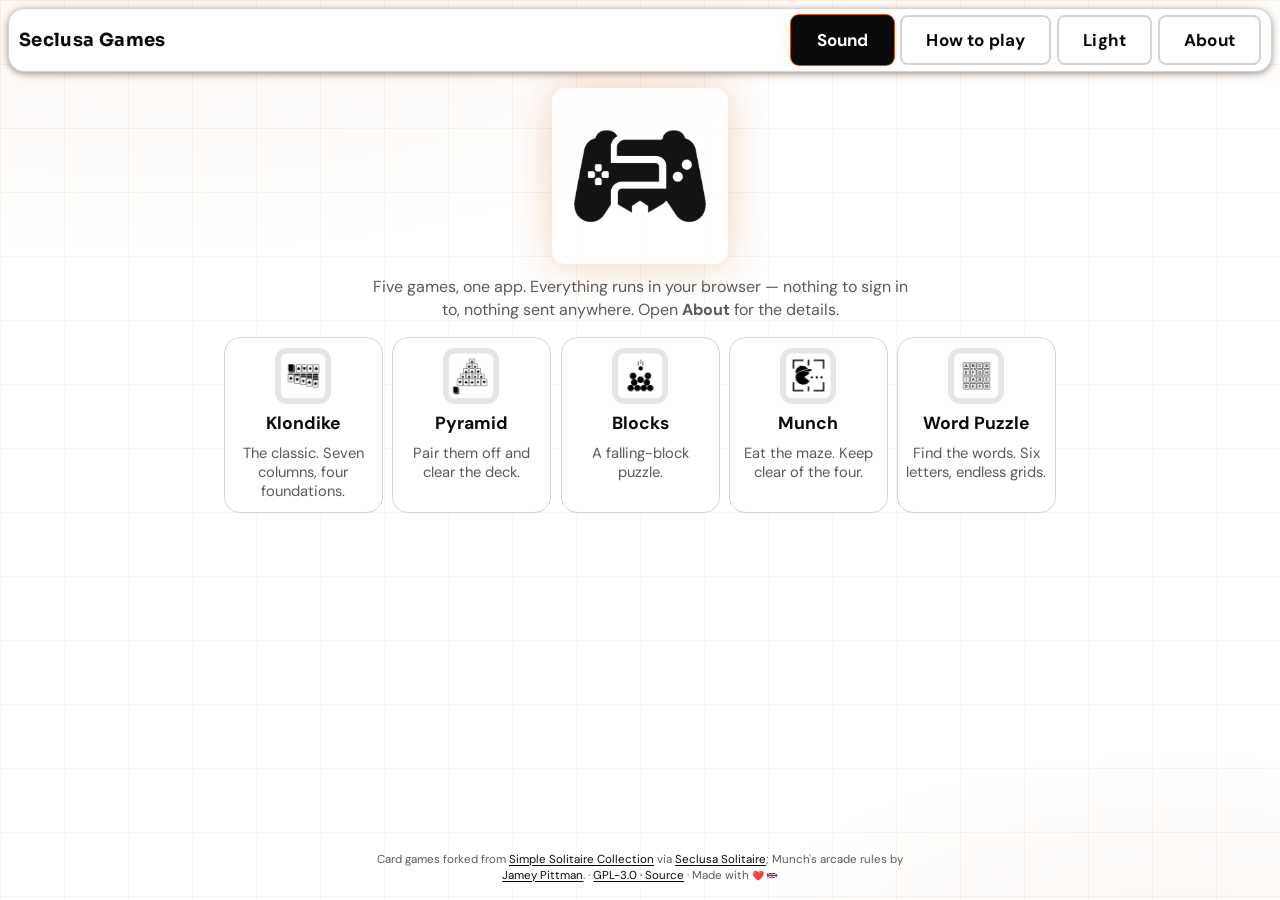
<file: index.html>
<!DOCTYPE html>
<html lang="en" data-palette="navy" data-theme="light" data-mono data-warm>

<head>
    <meta charset="utf-8">

    <!--
        Seclusa Games — app shell.

        CSP differs from the per-game policies on two axes:
          frame-src / child-src 'self' — every game is hosted in an iframe (see shell.js)
          media-src 'self'             — Munch streams audio

        `frame-ancestors` is deliberately absent: browsers ignore it in a <meta> tag.
        The local dev server sends it as a response header; GitHub Pages does not, so
        framing there relies on same-origin without an X-Frame-Options DENY.
    -->
    <meta http-equiv="Content-Security-Policy"
        content="default-src 'self'; script-src 'self'; style-src 'self'; img-src 'self' data:; connect-src 'none'; font-src 'self'; media-src 'self'; object-src 'none'; base-uri 'none'; form-action 'none'; frame-src 'self'; child-src 'self'; manifest-src 'self'; worker-src 'self'; upgrade-insecure-requests">
    <meta http-equiv="Permissions-Policy"
        content="camera=(), microphone=(), geolocation=(), payment=(), clipboard-read=(), usb=(), midi=(), serial=(), display-capture=(), accelerometer=(), gyroscope=(), magnetometer=(), idle-detection=(), screen-wake-lock=(), browsing-topics=(), interest-cohort=()">

    <title>Seclusa Games</title>
    <meta name="description"
        content="Seclusa Games — a privacy-first collection of browser games. No ads, no tracking, no third-party requests. Everything stays on your device.">
    <meta name="viewport"
        content="width=device-width, initial-scale=1.0, viewport-fit=cover">
    <meta name="color-scheme" content="light dark">
    <meta name="theme-color" content="#0d2340">
    <!--
        Without this the app is not installable.

        The root policy sets `manifest-src 'self'`, which shows a link was intended here,
        but no <link rel="manifest"> existed — only blockfall and word-puzzle had their
        own. Chrome never discovers the manifest on its own, so display:standalone, the
        icons, theme_color and start_url were all inert and "Install app" was
        unavailable from the one screen every user reaches first.
    -->
    <link rel="manifest" href="manifest.json">
    <meta name="robots" content="noindex, nofollow">
    <!--
        Before the stylesheets, and synchronous on purpose.

        This is what stops the app painting itself light and then correcting: `<html>`
        declares data-theme="light" (the right answer with JavaScript off), and the script
        that reads the real preference cannot run until theme.js at the end of the body.
        That gap is a white flash on a dark-mode phone, which is what "the header is much
        lighter than it should be" turned out to be. See theme-boot.js.
    -->
    <script src="theme-boot.js"></script>
    <meta name="referrer" content="no-referrer">

    <!--
        The app version. This and manifest.json are the only two places it is
        written down anywhere in the project.

        There are deliberately no `?v=` query strings on any stylesheet or script.
        Those were the previous mechanism and they were a standing bug: a literal
        that has to be bumped by hand in six files, one of which being forgotten
        means a returning visitor silently keeps the old file. Caching is now keyed
        on this version through the service worker cache name, which sw.js reads
        from manifest.json — so the version is stated once and cannot drift.

        Read by the launcher About dialog and, when a card game is framed here, by
        that game's About screen. Neither keeps a second copy of the number.
    -->
    <meta name="version" content="0.1.34">
    <meta name="apple-mobile-web-app-capable" content="yes">
    <meta name="apple-mobile-web-app-title" content="Seclusa">
    <meta name="apple-mobile-web-app-status-bar-style" content="black-translucent">
    <link rel="apple-touch-icon" href="icons/icon-192.png">

    <link rel="icon" type="image/png" sizes="192x192" href="icons/icon-192.png">
    <link rel="icon" type="image/png" sizes="512x512" href="icons/icon-512.png">
    <link rel="stylesheet" href="theme.css">
    <!-- The shared black-and-white palette, then the mapping that puts it
         behind this app's Material 3 roles. Opt-in via data-mono on <html>. -->
    <link rel="stylesheet" href="seclusa-base.css">
    <link rel="stylesheet" href="mono.css">
    <link rel="stylesheet" href="launcher.css">
</head>

<body>

    <!-- Launcher view: the game grid. -->
    <div class="launcher" id="launcher" data-ui-chrome>
        <div class="shell-bar">
            <!--
                The app's own name, back in the bar.

                It used to live here and was moved down into the body, because at 360px the
                bar already wanted 456px of controls in a 342px box and the wordmark was
                what got dropped. That is still true of the buttons, so the title does not
                take their room: below 560px it moves onto its own line and the four
                controls keep the row to themselves, where all of them stay reachable.

                It is the app, not the page, so it belongs with the app's controls. The
                stage bar has carried `#stage-title` for the game's own name all along;
                this puts the launcher's counterpart in the same place.
            -->
            <span class="shell-title">Seclusa Games</span>
            <button type="button" class="header-button" id="btn-sound" aria-pressed="true">Sound</button>
            <button type="button" class="header-button" id="btn-help">How to play</button>
            <button type="button" class="header-button" id="btn-night"
                    aria-pressed="false" title="Theme">Auto</button>
            <button type="button" class="header-button" id="btn-about">About</button>
        </div>

        <main class="launcher-body">
            <!--
                The mark, which stays down here with the thing it names.

                The bar carries the app's name (`.shell-title` above) but not its icon: a
                512px mark has no business in a 44px-tall row, and the bar is where the
                controls live. The controller here is the same mark the app installs as,
                generated from one file by scripts/make_game_icons.py so the two cannot
                drift apart. The wide SECLUSA GAMES wordmark is brand/logo.png and is no
                longer the logo on screen.
            -->
            <img class="launcher-logo" src="icons/icon-512.png"
                 alt="Seclusa Games" width="512" height="512"
                 fetchpriority="high" decoding="async">

            <p class="launcher-blurb">
                Five games, one app. Everything runs in your browser — nothing to sign
                in to, nothing sent anywhere. Open <strong>About</strong> for the details.
            </p>

            <!--
                A plain grid of buttons, deliberately NOT role="list".

                The list role was here while each tile also carried role="listitem",
                which overrode the tiles' native button role — every tile announced as
                "list item" with no indication it could be activated. Dropping the role
                from the tiles then left a list whose children were not list items,
                which is itself invalid ARIA. Five independent controls in a row read
                fine to a screen reader without list semantics at all.
            -->
            <div class="game-grid" id="game-grid"></div>

            <!--
                Footer. The pill carries the licence and a link to the source, which used
                to live only inside the About dialog and to read that there was nothing to
                link to. There is something to link to now.

                The link is a plain anchor rather than something the shell wires up, so it
                still works with JavaScript disabled — which is the one case where a
                licence obligation most needs to be met.
            -->
            <footer class="launcher-foot">
                <p class="launcher-credits">
                    Card games forked from
                    <a href="https://github.com/TobiasBielefeld/Simple-Solitaire"
                        target="_blank" rel="noopener noreferrer">Simple Solitaire Collection</a>
                    via <a href="https://github.com/ambr3/Seclusa-Solitaire"
                        target="_blank" rel="noopener noreferrer">Seclusa Solitaire</a>;
                    Munch's arcade rules by
                    <a href="https://home.comcast.net/~jpittman2/pacman/pacmandossier.html"
                        target="_blank" rel="noopener noreferrer">Jamey Pittman</a>.
                    · <a href="https://github.com/ambr3/games"
                        target="_blank" rel="noopener noreferrer">GPL-3.0 · Source</a>
                    · Made with <span class="heart" role="img" aria-label="love">&#10084;&#65039;</span>
                    <svg class="flag" viewBox="0 0 60 30" role="img" aria-label="United Kingdom">
                        <clipPath id="uk-clip"><rect width="60" height="30" /></clipPath>
                        <g clip-path="url(#uk-clip)">
                            <rect width="60" height="30" fill="#012169" />
                            <path d="M0,0 L60,30 M60,0 L0,30" stroke="#fff" stroke-width="6" />
                            <path d="M0,0 L60,30 M60,0 L0,30" stroke="#C8102E" stroke-width="4"
                                clip-path="polygon(0 0, 0 30, 30 15)" />
                            <path d="M30,0 V30 M0,15 H60" stroke="#fff" stroke-width="10" />
                            <path d="M30,0 V30 M0,15 H60" stroke="#C8102E" stroke-width="6" />
                        </g>
                    </svg>
                </p>
            </footer>
        </main>
    </div>

    <!--
        Game view: a single iframe host. The game document is never injected into
        this page — see shell.js for why.
    -->
    <div class="stage" id="stage" hidden>
        <div class="stage-bar" data-ui-chrome>
            <button type="button" class="header-button" id="btn-back" aria-label="Back to games"><span class="lbl-long">&#8592; Games</span><span class="lbl-short">&#8592;</span></button>
            <span class="stage-title" id="stage-title"></span>
            <!--
                One fullscreen control for all five games, here rather than inside each
                one. The stage bar is the chrome every game already sits under, so a
                single button covers them all and there is nothing to duplicate — or keep
                in step — across five separate games.

                Each control carries a long and a short label; CSS swaps between them at
                narrow widths. Six full labels cannot fit a 360px bar, and the previous
                answer to that was a horizontally scrolling bar, which hid Theme and
                About off-screen. `aria-label` keeps the accessible name constant either
                way, so the short form is never the only name.
            -->
            <button type="button" class="header-button" id="btn-stage-fullscreen" aria-label="Toggle fullscreen" aria-pressed="false"><span class="lbl-long">Fullscreen</span><span class="lbl-short">Full</span></button>
            <button type="button" class="header-button" id="btn-stage-sound" aria-label="Toggle sound" aria-pressed="true">Sound</button>
            <button type="button" class="header-button" id="btn-stage-help" aria-label="How to play"><span class="lbl-long">How to play</span><span class="lbl-short">How to</span></button>
            <button type="button" class="header-button" id="btn-stage-about">About</button>
        </div>
        <div class="stage-frame" id="stage-frame"></div>
    </div>

    <script src="theme.js"></script>
    <script src="shell.js"></script>

</body>

</html>
</file>
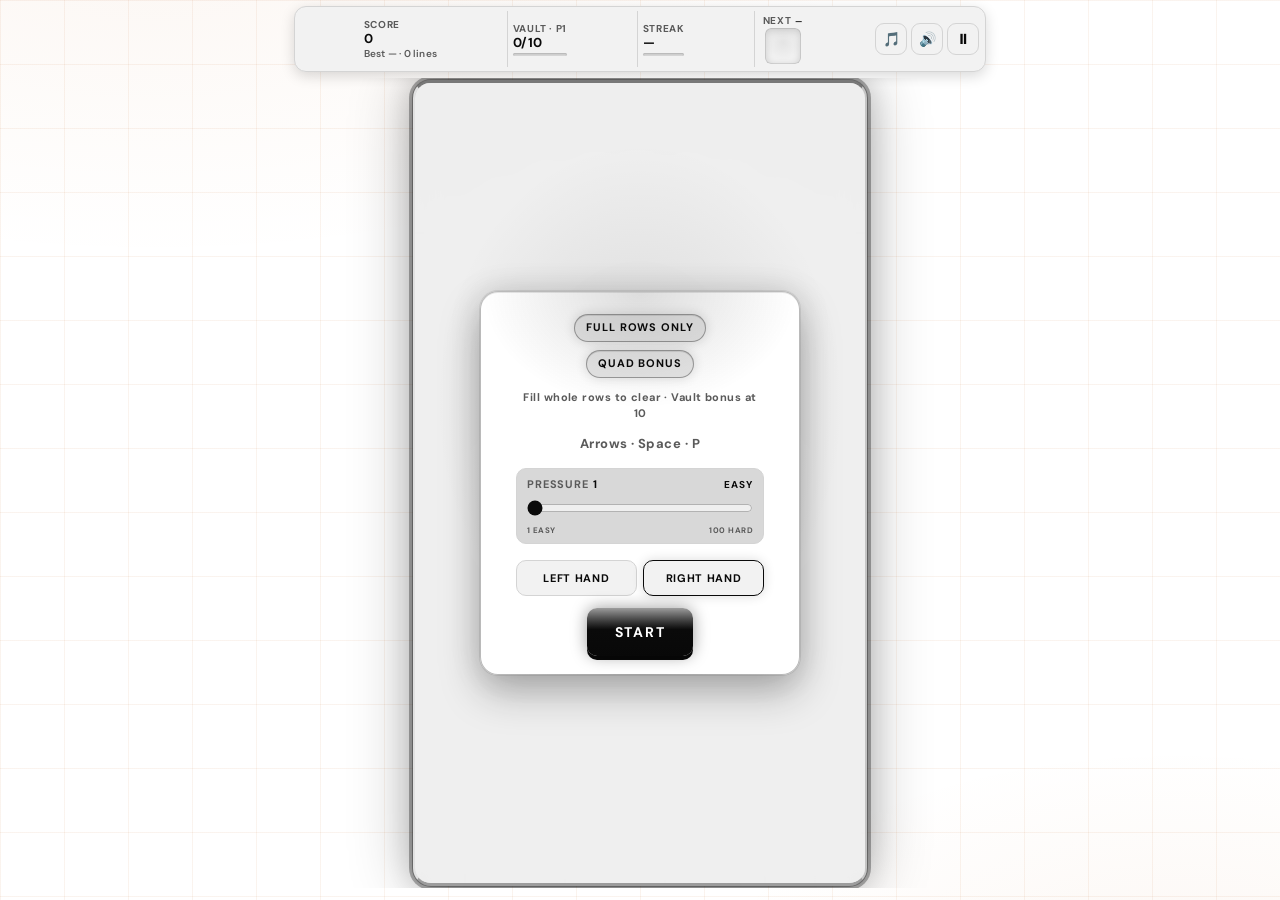
<file: games/blockfall/index.html>
<!DOCTYPE html>
<html lang="en" data-mono data-warm>
<head>
    <meta charset="UTF-8">
    <!--
        `frame-ancestors` is deliberately absent: browsers ignore it in a <meta> tag.
        The local dev server sends X-Frame-Options: SAMEORIGIN so the launcher can
        embed this game. It does not send a CSP header. GitHub Pages sends neither.

        frame-src 'none' stays: it restricts what THIS document may frame, and Blocks
        frames nothing.
    -->
    <meta http-equiv="Content-Security-Policy" content="default-src 'self'; script-src 'self'; style-src 'self'; img-src 'self'; connect-src 'none'; font-src 'self'; media-src 'none'; object-src 'none'; base-uri 'none'; form-action 'none'; frame-src 'none'; manifest-src 'self'; worker-src 'self'; upgrade-insecure-requests">
    <meta http-equiv="Permissions-Policy" content="camera=(), microphone=(), geolocation=(), payment=(), clipboard-read=(), usb=(), midi=(), serial=(), display-capture=(), accelerometer=(), gyroscope=(), magnetometer=(), idle-detection=(), screen-wake-lock=(), browsing-topics=(), interest-cohort=()">
    <meta name="robots" content="noindex, nofollow">
    <meta name="viewport" content="width=device-width, initial-scale=1.0, viewport-fit=cover">
    <meta name="referrer" content="no-referrer">
    <meta name="description" content="Seclusa Blocks — privacy-first falling-block puzzle. No tracking, all local.">
    <meta name="theme-color" content="#0a0a0f" media="(prefers-color-scheme: dark)">
    <meta name="theme-color" content="#0a0a0f">
    <meta name="color-scheme" content="light dark">
    <meta name="mobile-web-app-capable" content="yes">
    <meta name="apple-mobile-web-app-capable" content="yes">
    <meta name="apple-mobile-web-app-status-bar-style" content="black-translucent">
    <meta name="apple-mobile-web-app-title" content="Seclusa Blocks">
    <meta name="application-name" content="Seclusa Blocks">
    <meta name="format-detection" content="telephone=no">
    <link rel="manifest" href="manifest.json">
    <link rel="icon" href="icon.svg" type="image/svg+xml">
    <link rel="icon" href="icon-192.png" type="image/png" sizes="192x192">
    <link rel="apple-touch-icon" href="icon-192.png" sizes="192x192">
    <link rel="apple-touch-icon" href="icon-512.png" sizes="512x512">
    <title>Seclusa Blocks</title>
    <!--
        The shared Material 3 design system first (it writes the --md-sys-color-*
        roles for [data-palette]/[data-theme]), then this game's own stylesheet,
        which builds its tokens on top of those roles.
    -->
    <link rel="stylesheet" href="../../theme.css">
    <!--
        Puts data-palette / data-theme on this frame's <html> before first paint,
        and listens for `storage` so a palette picked in the launcher — or in any
        other game — lands here without a reload.
    -->
    <script src="../../theme-game.js"></script>
    <link rel="stylesheet" href="../../seclusa-base.css">
    <link rel="stylesheet" href="../../mono.css">
    <link rel="stylesheet" href="style.css">

</head>
<body>
    <noscript>
        <p class="noscript-note">JavaScript is required to play Seclusa Blocks. Everything runs locally in your browser.</p>
    </noscript>
    <div class="game-container">
        <header class="hud" id="hud">
            <div class="hud-stats" id="statsPanel">
                <div class="stat">
                    <span class="stat-k">Score</span>
                    <span class="stat-v" id="scoreDisplay">0</span>
                    <span class="stat-s">Best <span id="bestDisplay">0</span> · <span id="linesDisplay">0</span> lines</span>
                </div>
                <div class="stat stat-vault" id="vaultBox">
                    <span class="stat-k"><span id="goalDisplay">Vault</span> · P<span id="levelDisplay">1</span></span>
                    <span class="stat-v" id="vaultDisplay">0/10</span>
                    <div class="streak-meter vault-meter" id="vaultMeter" aria-hidden="true">
                        <div class="streak-meter-fill" id="vaultMeterFill"></div>
                    </div>
                    <span class="stat-s hidden" id="goalSub">Clear lines to fill</span>
                    <span class="stat-s hidden" id="levelProgress" aria-hidden="true"></span>
                </div>
                <div class="stat stat-streak" id="streakBox">
                    <span class="stat-k">Streak</span>
                    <span class="stat-v" id="streakDisplay">—</span>
                    <div class="streak-meter" id="streakMeter" aria-hidden="true">
                        <div class="streak-meter-fill" id="streakMeterFill"></div>
                    </div>
                </div>
                <div class="stat stat-next">
                    <span class="stat-k">Next <span class="next-piece-name" id="nextPieceName">—</span></span>
                    <canvas id="nextCanvas" width="100" height="100"></canvas>
                </div>
            </div>
            <div class="hud-actions">
                <button class="icon-btn" id="musicBtn" title="Toggle Music" type="button" aria-label="Music">🎵</button>
                <button class="icon-btn" id="sfxBtn" title="Toggle Sounds" type="button" aria-label="Sounds">🔊</button>
                <button class="icon-btn" id="pauseBtn" title="Pause" type="button" aria-label="Pause">⏸</button>
            </div>
        </header>

        <div class="board-panel" id="boardPanel">
            <div class="game-board vault-frame" id="gameBoard">
                <canvas id="gameCanvas"></canvas>
                <div class="board-toast hidden" id="boardToast" aria-live="polite" aria-atomic="true"></div>
                <div class="overlay" id="startOverlay">
                    <div class="overlay-panel">
                    <!--
                        No name here either. The launcher bar above says
                        `SECLUSA BLOCKS` for as long as the game is open; a second copy
                        in this panel restated it, and Paused and Game Over each carry
                        their own heading, so nothing needed a name here.
                    -->
                    <p class="start-rules"><span class="rule-chip">Full rows only</span><span class="rule-chip">Quad bonus</span></p>
                    <p class="start-hint" id="startGoalHint">Fill whole rows to clear · Vault bonus at 10</p>
                    <p class="control-hint control-hint-touch swipe-hint">Swipe · ▼ soft · ⬇ hard</p>
                    <p class="control-hint control-hint-keyboard">Arrows · Space · P</p>
                    <label class="diff-control" for="diffSlider">
                        <span class="diff-head">
                            <span>Pressure <strong id="diffValue">1</strong></span>
                            <span class="diff-hint" id="diffHint">Easy</span>
                        </span>
                        <input type="range" id="diffSlider" min="1" max="100" value="1" step="1"
                            aria-valuemin="1" aria-valuemax="100" aria-valuenow="1"
                            aria-label="Starting pressure 1 easy to 100 hard">
                        <span class="diff-ends" aria-hidden="true"><span>1 Easy</span><span>100 Hard</span></span>
                    </label>
                    <div class="hand-toggle" role="group" aria-label="Handedness">
                        <button class="btn btn-secondary hand-btn" id="handLeftBtn" type="button" aria-pressed="false">Left hand</button>
                        <button class="btn btn-secondary hand-btn" id="handRightBtn" type="button" aria-pressed="true">Right hand</button>
                    </div>
                    <button class="btn btn-primary hidden" id="continueBtn" type="button">Continue</button>
                    <button class="btn btn-primary" id="startBtn" type="button">Start</button>
                    </div>
                </div>
                <div class="overlay hidden" id="pauseOverlay">
                    <div class="overlay-panel">
                    <h2>Paused</h2>
                    <div class="hand-toggle" role="group" aria-label="Handedness">
                        <button class="btn btn-secondary hand-btn" id="pauseHandLeftBtn" type="button" aria-pressed="false">Left hand</button>
                        <button class="btn btn-secondary hand-btn" id="pauseHandRightBtn" type="button" aria-pressed="true">Right hand</button>
                    </div>
                    <button class="btn btn-primary" id="resumeBtn" type="button">Resume</button>
                    <button class="btn btn-secondary" id="restartFromPause" type="button">New game</button>
                    </div>
                </div>
                <div class="overlay hidden" id="gameOverOverlay">
                    <div class="overlay-panel">
                    <h2>Game Over</h2>
                    <p class="overlay-stat">Score <span id="finalScore">0</span></p>
                    <p class="overlay-stat">Best <span id="finalBest">0</span></p>
                    <p class="overlay-new-best hidden" id="newBestBanner">New best!</p>
                    <p class="overlay-stat overlay-stat-dim">Lines <span id="finalLines">0</span> · Pressure <span id="finalLevel">1</span></p>
                    <button class="btn btn-primary" id="retryBtn" type="button">Play Again</button>
                    </div>
                </div>
            </div>
        </div>

        <div class="control-rail" id="controlRail" aria-hidden="true"></div>

        <button class="dpad-btn hard-drop" id="hardDropBtn" type="button" aria-label="Hard drop">⬇</button>
        <div class="controls-main" id="controlsMain">
            <button class="rotate-btn" id="rotateBtn" type="button" aria-label="Rotate">↻</button>
            <div class="dpad">
                <button class="dpad-btn" id="leftBtn" type="button" aria-label="Left">◀</button>
                <button class="dpad-btn" id="downBtn" type="button" aria-label="Soft drop">▼</button>
                <button class="dpad-btn" id="rightBtn" type="button" aria-label="Right">▶</button>
            </div>
        </div>
    </div>


    <!--
        The "No data leaves your device" badge used to sit here. Privacy is a property of
        the whole app, not of one game, so it is stated once in the Seclusa Games
        launcher About dialog rather than repeated in every game.
    -->

    <script type="module" src="js/main.js"></script>
</body>
</html>
</file>
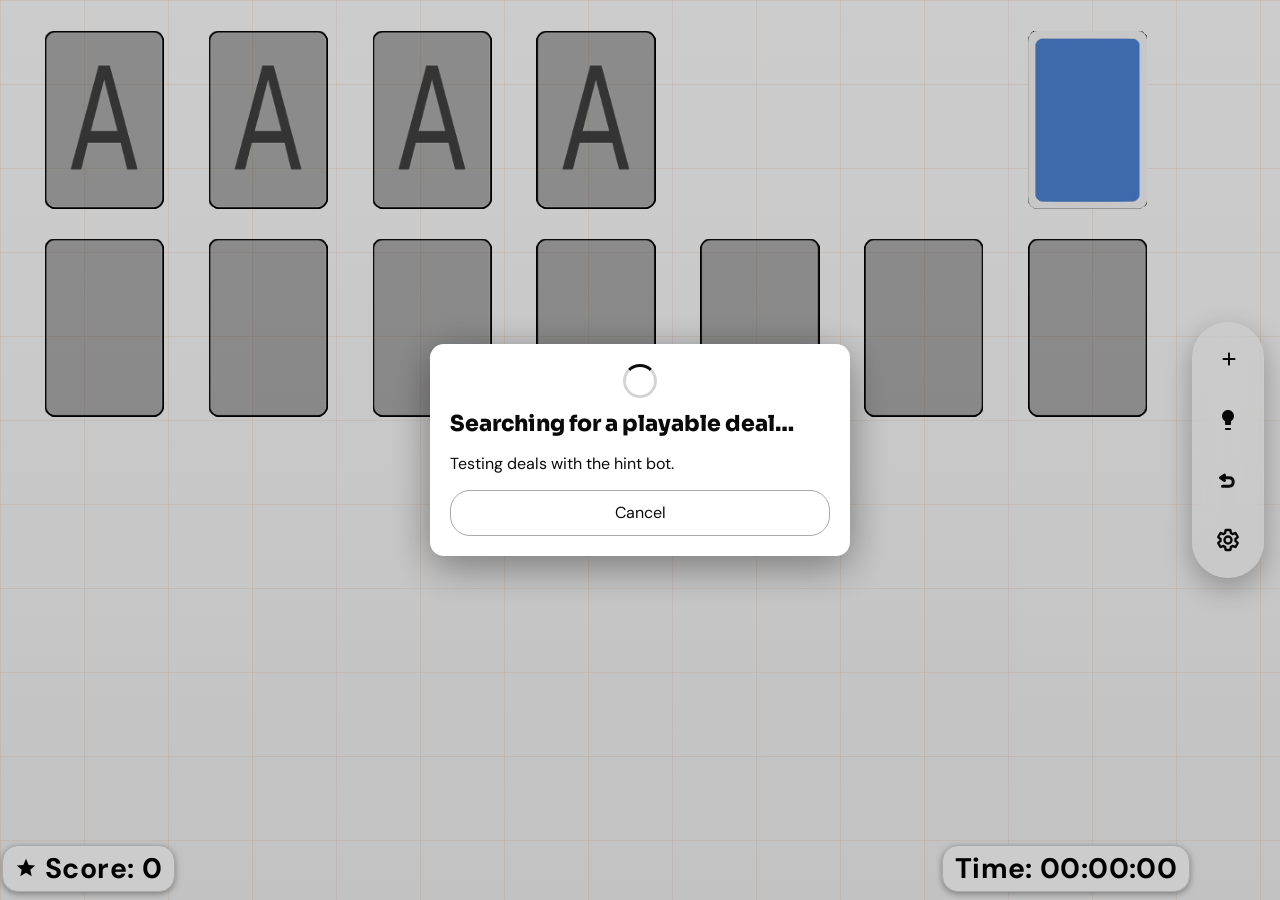
<file: games/klondike/index.html>
<!DOCTYPE html>
<html lang="en" data-mono>
<head>
    <meta charset="UTF-8">
    <!--
        The launcher frames this game. This document frames nothing, so frame-src
        is 'none'. `child-src 'self'` used to sit beside it and would allow a frame
        in a browser that still treats child-src as the frame fallback.
        `frame-ancestors` is ignored inside a <meta> CSP. The local dev server sends
        X-Frame-Options: SAMEORIGIN so the launcher can frame this page. It does not
        send frame-ancestors. GitHub Pages sends neither.
    -->
    <meta http-equiv="Content-Security-Policy" content="default-src 'self'; script-src 'self'; style-src 'self'; img-src 'self' data:; connect-src 'none'; font-src 'self'; media-src 'self'; object-src 'none'; base-uri 'none'; form-action 'none'; frame-src 'none'; manifest-src 'self'; worker-src 'self'; upgrade-insecure-requests">
    <meta http-equiv="Permissions-Policy" content="camera=(), microphone=(), geolocation=(), payment=(), clipboard-read=(), usb=(), midi=(), serial=(), display-capture=(), accelerometer=(), gyroscope=(), magnetometer=(), idle-detection=(), screen-wake-lock=(), browsing-topics=(), interest-cohort=()">
    <meta name="robots" content="noindex, nofollow">
    <meta name="viewport" content="width=device-width, initial-scale=1.0, viewport-fit=cover">
    <meta name="referrer" content="no-referrer">
    <meta name="description" content="Seclusa Klondike — the classic solitaire, ported from Tobias Bielefeld's GPL-3.0 Android app. No ads, no tracking, all local.">
    <meta name="theme-color" content="#0d2340">
    <meta name="color-scheme" content="light dark">
    <meta name="mobile-web-app-capable" content="yes">
    <meta name="apple-mobile-web-app-capable" content="yes">
    <meta name="application-name" content="Seclusa Klondike">
    <meta name="format-detection" content="telephone=no">
    <link rel="icon" href="icon-192.png" type="image/png" sizes="192x192">
    <title>Seclusa Klondike</title>

    <!-- Shared design system first, then the card-game board styles on top of it. -->
    <link rel="stylesheet" href="../../theme.css">
    <link rel="stylesheet" href="../../seclusa-base.css">
    <link rel="stylesheet" href="../../mono.css">
    <link rel="stylesheet" href="../cards/cards.css">

    <!--
        Shared theme bootstrap. Sets data-palette / data-theme before first paint
        (no `defer` on purpose) and listens for `storage` so a palette change made
        in the launcher — or in another game — lands here without a reload.
    -->
    <script src="../../theme-game.js"></script>
</head>
<body>
    <noscript>
        <p class="noscript-note">JavaScript is required to play Klondike. Everything runs locally in your browser.</p>
    </noscript>
    <div id="app"></div>

    <script type="module" src="main.js"></script>
</body>
</html>
</file>
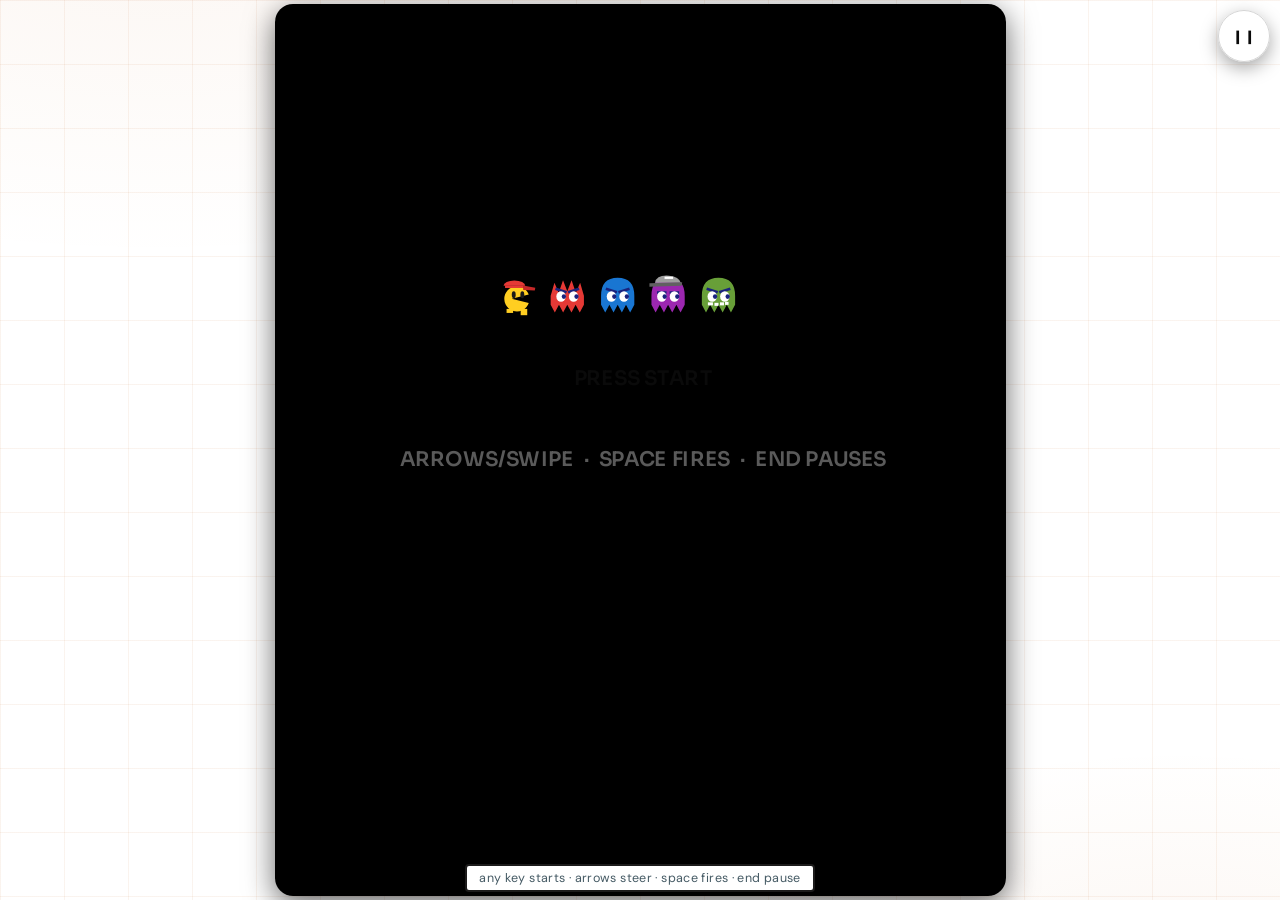
<file: games/pacman/index.html>
<!doctype html>
<html lang="en" data-palette="navy" data-theme="light" data-mono data-warm>

<head>

    <!--
        The launcher frames this game. This document frames nothing, so frame-src
        is 'none'. Leaving the directive off would fall through to default-src
        'self' and allow a same-origin frame. `frame-ancestors` is absent: browsers
        ignore it in a <meta> tag. The local server sends X-Frame-Options:
        SAMEORIGIN for this game, not frame-ancestors. GitHub Pages sends neither.

        `connect-src 'none'` is what makes the README's "no network requests" claim
        enforceable here rather than merely stated.
    -->
    <meta http-equiv="Content-Security-Policy" content="default-src 'self'; script-src 'self'; style-src 'self'; img-src 'self' data:; connect-src 'none'; font-src 'self'; media-src 'self'; object-src 'none'; base-uri 'none'; form-action 'none'; frame-src 'none'; manifest-src 'self'; worker-src 'self'; upgrade-insecure-requests">

    <title>Seclusa Munch — Seclusa Games</title>
        <!-- Lock viewport on mobile devices. -->
    <meta name="viewport" content="width=device-width, initial-scale=1.0, viewport-fit=cover" />

    <meta name="description" content="Seclusa Munch — eat the maze, keep clear of the four." />
    <meta name="color-scheme" content="light dark" />
    <!--
        Permissions-Policy. Every other served document in the app carries this; this game
        was the one that did not. The game asks for no device capability at all, so the
        whole surface is denied rather than left to the browser default.
    -->
    <meta http-equiv="Permissions-Policy"
        content="camera=(), microphone=(), geolocation=(), payment=(), clipboard-read=(), usb=(), midi=(), serial=(), display-capture=(), accelerometer=(), gyroscope=(), magnetometer=(), idle-detection=(), screen-wake-lock=(), browsing-topics=(), interest-cohort=()">
    <meta name="referrer" content="no-referrer">
    <meta name="theme-color" content="#0d2340">

    <!-- Allow page to be saved as web app on iOS. -->
    <meta name="apple-mobile-web-app-capable" content="yes" />

    <!-- Hide status bar -->
    <meta name="apple-mobile-web-app-status-bar-style" content="black-translucent" />

    <!-- icon used for iOS Web App -->
    <link rel="apple-touch-icon-precomposed" href="icon/ios_icon.png"/>

    <link rel="icon" type="image/png" href="icon/favicon.png"/>

    <!--
        Before the stylesheets, and synchronous on purpose. This game's own theme.js runs
        after the canvas markup, so without this the frame paints with the document's
        data-theme="light" and then corrects itself — a white flash on a dark-mode device,
        at the edges of the frame, while the launcher around it is already dark. Same file
        and same reason as the launcher's; see theme-boot.js.
    -->
    <script src="../../theme-boot.js"></script>

    <link rel="stylesheet" href="../../seclusa-base.css" />
    <link rel="stylesheet" href="../../mono.css" />
    <link rel="stylesheet" href="theme.css" />

    <!--
        The page shell: theme attributes, the sound preference, the menu-peek idle state,
        the canvas reveal, and the pause button. Loaded as a classic script so it runs
        before the deferred module below, which is what lets the button dispatch a key
        into a game that is already listening.
    -->
    <script src="theme.js"></script>

    <!--
        CSP is `style-src 'self'`, so nothing inline is permitted: the @font-face and
        #canvas-warning rules live in theme.css.

        The game is plain ES modules loaded straight from disk — no bundle, no build step.
        Every file under js/ is one concern (the maze data, the ghost rules, the renderer),
        and the browser loads them in dependency order itself.
    -->
    <script type="module" src="js/main.js"></script>

</head>

<body>

    <!-- Page shell: header bar, hint chip and dialogs. The game canvas below is
         centered by the renderer, so the shell stays out of the document flow. -->
    <div class="shell" data-ui-chrome>
        <!--
            The in-game header bar (title, Sound, Fullscreen, Theme) used to live here and
            has been removed: the launcher's stage bar carries those controls, and names
            the game, so this was a second differently-styled copy of both. The hint chip
            stays — it is guidance for the game you are actually playing, not a control.
        -->
        <div class="shell-bottom">
            <div class="shell-hint chip">
                <!--
                    Two wordings, one per kind of device, switched by CSS on the same
                    `pointer: coarse` question that reveals the pause button. A hint that
                    says "arrows" on a phone is telling the player to press something
                    they do not have.
                -->
                <span class="hint-keys">any key starts &middot; arrows steer &middot; space fires &middot; end pause</span>
                <span class="hint-touch">tap to start &middot; swipe to steer &middot; fire to shoot &middot; pause to pause</span>
            </div>
        </div>

        <!--
            Pause, for devices with no End key.

            Steering is swipe-only on touch: a pad was worse than one gesture. Fire is
            the exception — Space has no thumb equivalent once a swipe is steering, and
            a tap both fires and clears the held direction, which fights a held swipe.
            The fire button only shoots. L/R picks which thumb side it sits on.
        -->
        <div class="shell-hand" role="group" aria-label="Fire button side">
            <button class="shell-hand-btn" id="fireHandLeft" type="button" aria-pressed="false">Left</button>
            <button class="shell-hand-btn" id="fireHandRight" type="button" aria-pressed="true">Right</button>
        </div>
        <button class="shell-pause" id="pauseBtn" type="button" aria-label="Pause">&#10073;&#10073;</button>
        <button class="shell-fire" id="fireBtn" type="button" aria-label="Fire">FIRE</button>
    </div>

    <canvas id='canvas'><div id="canvas-warning">Your browser does not support HTML Canvas.  Please upgrade!</div></canvas>

</body>

</html>
</file>
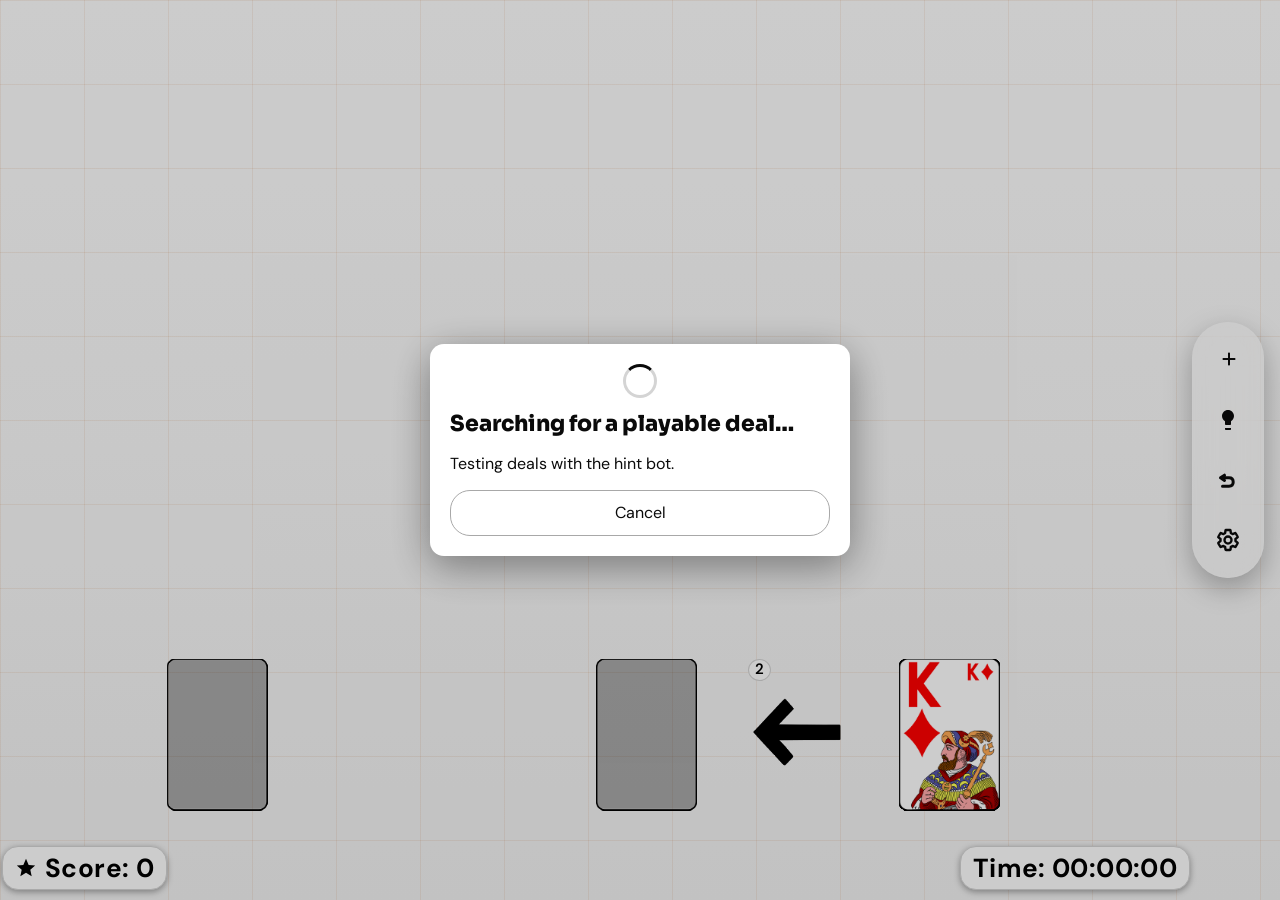
<file: games/pyramid/index.html>
<!DOCTYPE html>
<html lang="en" data-mono>
<head>
    <meta charset="UTF-8">
    <!--
        The launcher frames this game. This document frames nothing, so frame-src
        is 'none'. `child-src 'self'` used to sit beside it and would allow a frame
        in a browser that still treats child-src as the frame fallback.
        `frame-ancestors` is ignored inside a <meta> CSP. The local dev server sends
        X-Frame-Options: SAMEORIGIN so the launcher can frame this page. It does not
        send frame-ancestors. GitHub Pages sends neither.
    -->
    <meta http-equiv="Content-Security-Policy" content="default-src 'self'; script-src 'self'; style-src 'self'; img-src 'self' data:; connect-src 'none'; font-src 'self'; media-src 'self'; object-src 'none'; base-uri 'none'; form-action 'none'; frame-src 'none'; manifest-src 'self'; worker-src 'self'; upgrade-insecure-requests">
    <meta http-equiv="Permissions-Policy" content="camera=(), microphone=(), geolocation=(), payment=(), clipboard-read=(), usb=(), midi=(), serial=(), display-capture=(), accelerometer=(), gyroscope=(), magnetometer=(), idle-detection=(), screen-wake-lock=(), browsing-topics=(), interest-cohort=()">
    <meta name="robots" content="noindex, nofollow">
    <meta name="viewport" content="width=device-width, initial-scale=1.0, viewport-fit=cover">
    <meta name="referrer" content="no-referrer">
    <meta name="description" content="Seclusa Pyramid — pair them off and clear the deck. Ported from Tobias Bielefeld's GPL-3.0 Android app. No ads, no tracking, all local.">
    <meta name="theme-color" content="#0d2340">
    <meta name="color-scheme" content="light dark">
    <meta name="mobile-web-app-capable" content="yes">
    <meta name="apple-mobile-web-app-capable" content="yes">
    <meta name="application-name" content="Seclusa Pyramid">
    <meta name="format-detection" content="telephone=no">
    <link rel="icon" href="icon-192.png" type="image/png" sizes="192x192">
    <title>Seclusa Pyramid</title>

    <!-- Shared design system first, then the card-game board styles on top of it. -->
    <link rel="stylesheet" href="../../theme.css">
    <link rel="stylesheet" href="../../seclusa-base.css">
    <link rel="stylesheet" href="../../mono.css">
    <link rel="stylesheet" href="../cards/cards.css">

    <!--
        Shared theme bootstrap. Sets data-palette / data-theme before first paint
        (no `defer` on purpose) and listens for `storage` so a palette change made
        in the launcher — or in another game — lands here without a reload.
    -->
    <script src="../../theme-game.js"></script>
</head>
<body>
    <noscript>
        <p class="noscript-note">JavaScript is required to play Pyramid. Everything runs locally in your browser.</p>
    </noscript>
    <div id="app"></div>

    <script type="module" src="main.js"></script>
</body>
</html>
</file>
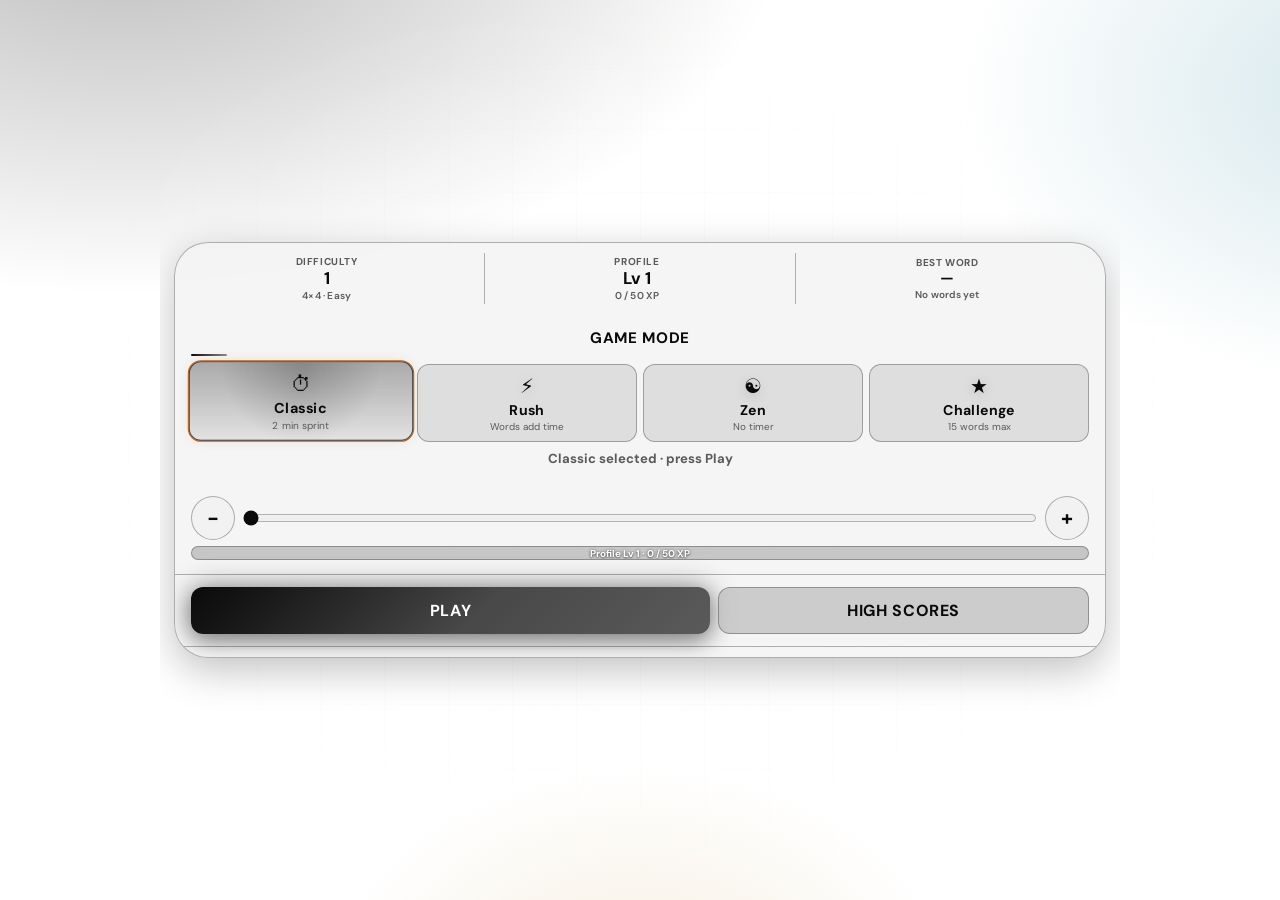
<file: games/word-puzzle/index.html>
<!DOCTYPE html>
<html lang="en" data-mono data-warm>
<head>
    <meta charset="UTF-8">
    <meta http-equiv="Content-Security-Policy" content="default-src 'self'; script-src 'self'; style-src 'self'; img-src 'self' data:; font-src 'self'; connect-src 'none'; worker-src 'self'; object-src 'none'; base-uri 'none'; form-action 'none'; frame-src 'none'; manifest-src 'self'; upgrade-insecure-requests">
    <meta name="viewport" content="width=device-width, initial-scale=1.0, viewport-fit=cover">
    <meta name="referrer" content="no-referrer">
    <meta http-equiv="Permissions-Policy" content="camera=(), microphone=(), geolocation=(), payment=(), clipboard-read=(), usb=(), midi=(), serial=(), display-capture=(), accelerometer=(), gyroscope=(), magnetometer=(), idle-detection=(), screen-wake-lock=(), browsing-topics=(), interest-cohort=()">
    <meta name="robots" content="noindex, nofollow">
    <meta name="theme-color" content="#0d2340">
    <meta name="mobile-web-app-capable" content="yes">
    <meta name="apple-mobile-web-app-capable" content="yes">
    <meta name="apple-mobile-web-app-status-bar-style" content="black-translucent">
    <meta name="apple-mobile-web-app-title" content="Word Puzzle">
    <meta name="description" content="A privacy-first word puzzle game. 100% client-side.">
    <title>Word Puzzle</title>
    <link rel="manifest" href="manifest.json">
    <link rel="icon" href="icons/icon.svg" type="image/svg+xml">
    <link rel="apple-touch-icon" href="icons/icon-192.png">
    <!--
        The shared Material 3 design system first (it writes the --md-sys-color-*
        roles for [data-palette]/[data-theme]), then this game's own stylesheet,
        which builds its tokens on top of those roles.
    -->
    <link rel="stylesheet" href="../../theme.css">
    <!--
        Puts data-palette / data-theme on this frame's <html> before first paint,
        and listens for `storage` so a palette picked in the launcher — or in any
        other game — lands here without a reload.
    -->
    <script src="../../theme-game.js"></script>
    <link rel="stylesheet" href="../../seclusa-base.css">
    <link rel="stylesheet" href="../../mono.css">
    <link rel="stylesheet" href="style.css">
</head>
<body>
    <noscript>
        <div class="noscript">
            <h1>JavaScript Required</h1>
            <p>This game runs entirely in your browser. Please enable JavaScript to play.</p>
        </div>
    </noscript>

    <div id="app">
        <!--
            The wordmark is gone from in here.

            It duplicated what the launcher's header bar already says. The launcher puts
            the game in the bar above it — `SECLUSA WORD PUZZLE` — so the name was on
            screen twice at once, once in the bar and once in a pill, and the second copy
            was the one that could fall out of step with the first.

            It was also only ever visible before the round began: `body.in-game header`
            hid it the moment play started, so the name appeared, vanished, and from then
            on the bar's copy was all there was.
        -->

        <!-- ═══ MENU ═══ -->
        <div id="menu-screen">
            <!--
                The "How to Play" disclosure used to sit here. Its rules moved to the
                Seclusa Games launcher's "How to play" dialog, so there is one place to
                read them rather than one per game — and the launcher's copy carries the
                real rules (minimum two letters, the DL/TL/DW/TW bonuses, the 5+ length
                bonus), not a summary of them.
            -->

            <!--
                A stat strip, matching Blocks' HUD.

                Blocks shows its state in one hairline-divided bar at the top of the
                screen; Word Puzzle buried difficulty and progress inside a scrolling
                card list below the mode picker, so the two DOM games read nothing alike
                on arrival. Same treatment here — one row, one surface, four cells, the
                same label/value sub-line rhythm — so the app reads as one product.
            -->
            <!--
                One surface for the whole menu.

                These were four separate rounded boxes — stat strip, mode card, level
                card, action row — stacked in a flex column that starts at the top of the
                screen. On a phone that read as a bunched-up list with a third of the
                viewport empty below it: the content was neither one thing nor centred.
                They are now rows inside a single panel, divided by hairlines, and the
                panel is centred in the space below the title.
            -->
            <div class="menu-panel">
                <div class="stat-strip">
                    <div class="stat-cell">
                        <span class="stat-key">Difficulty</span>
                        <span class="stat-value" id="strip-level">1</span>
                        <span class="stat-sub" id="strip-diff">Easy letters</span>
                    </div>
                    <div class="stat-cell">
                        <span class="stat-key">Profile</span>
                        <span class="stat-value" id="strip-profile">Lv 1</span>
                        <span class="stat-sub" id="strip-xp">0 / 100 XP</span>
                    </div>
                    <div class="stat-cell">
                        <span class="stat-key">Best word</span>
                        <span class="stat-value stat-value-word" id="strip-word">—</span>
                        <span class="stat-sub" id="strip-word-pts">No words yet</span>
                    </div>
                </div>

                <div class="card mode-card">
                <h2>Game Mode</h2>
                <div class="mode-grid">
                    <button class="mode-btn active" data-mode="classic">
                        <span class="mode-icon">&#9201;&#xFE0E;</span>
                        <span class="mode-name">Classic</span>
                        <span class="mode-desc">2 min sprint</span>
                    </button>
                    <button class="mode-btn" data-mode="rush">
                        <span class="mode-icon">&#9889;&#xFE0E;</span>
                        <span class="mode-name">Rush</span>
                        <span class="mode-desc">Words add time</span>
                    </button>
                    <button class="mode-btn" data-mode="zen">
                        <span class="mode-icon">&#9775;&#xFE0E;</span>
                        <span class="mode-name">Zen</span>
                        <span class="mode-desc">No timer</span>
                    </button>
                    <button class="mode-btn" data-mode="challenge">
                        <span class="mode-icon">&#9733;&#xFE0E;</span>
                        <span class="mode-name">Challenge</span>
                        <span class="mode-desc">15 words max</span>
                    </button>
                </div>
                <p id="mode-hint" class="mode-hint">Classic selected &middot; press Play</p>
                </div>

                <!--
                The strip above now carries difficulty, grid size, profile level and XP.
                This card keeps only the control that changes them — the slider and its
                steppers — so the menu says each thing once. Previously the difficulty
                number, the grid description and the XP total each appeared twice on one
                screen: once here and once in the strip.
            -->
            <div class="card level-card">
                    <div class="level-picker">
                        <button id="level-minus" class="level-stepper" aria-label="Lower difficulty">&#8722;</button>
                        <input type="range" id="level-slider" min="1" max="100" step="1" value="1" aria-label="Difficulty level">
                        <button id="level-plus" class="level-stepper" aria-label="Raise difficulty">&#43;</button>
                    </div>
                    <div class="xp-bar-container">
                        <div class="xp-bar" id="xp-bar"></div>
                        <span class="xp-text" id="xp-text">Profile Lv 1</span>
                    </div>
                </div>

                <div class="menu-actions">
                    <button id="btn-play" class="btn btn-primary">Play</button>
                    <button id="btn-highscores" class="btn btn-secondary">High Scores</button>
                </div>
                <div id="dict-status" class="dict-status"></div>
            <!--
                The "Made with / version / About the author" footer used to live here.
                Attribution and the app version are the launcher's job now — see the
                About dialog in the app-level theme.js, and the single version in
                manifest.json.
            -->
            </div>
        </div>

        <!-- ═══ GAME ═══ -->
        <div id="game-screen" class="hidden">
            <div class="game-hud">
                <div class="hud-item">
                    <span class="hud-label" id="timer-label">Time</span>
                    <span id="timer" class="hud-value">2:00</span>
                </div>
                <div class="hud-item hud-center">
                    <span class="hud-label">Level <span id="hud-level">1</span></span>
                    <span id="hud-mode" class="hud-mode-tag">Classic</span>
                </div>
                <div class="hud-item">
                    <span class="hud-label">Score</span>
                    <span id="score" class="hud-value">0</span>
                </div>
                <button id="btn-quit" class="btn-quit" aria-label="End round and save score">&#10005;</button>
            </div>

            <div id="rush-bar" class="rush-bar hidden">
                <div class="rush-fill" id="rush-fill"></div>
                <span class="rush-text" id="rush-text"></span>
            </div>

            <div id="challenge-bar" class="challenge-bar hidden">
                <span id="challenge-count">Words: 0 / 15</span>
            </div>

            <div id="grid-container">
                <svg id="path-svg" class="path-svg"></svg>
                <div id="grid" class="grid"></div>
            </div>

            <div id="word-row" class="word-row">
                <div id="current-word" class="current-word">&nbsp;</div>
                <div id="word-actions" class="word-actions hidden">
                    <button id="btn-word-clear" aria-label="Clear word">&#10005;</button>
                    <button id="btn-word-submit" aria-label="Submit word">&#10003;</button>
                </div>
            </div>

            <div id="found-words" class="found-words">
                <div class="bonus-legend">
                    <span class="legend-chip dl">DL &times;2</span>
                    <span class="legend-chip tl">TL &times;3</span>
                    <span class="legend-chip dw">DW &times;2</span>
                    <span class="legend-chip tw">TW &times;3</span>
                </div>
                <h3>Found Words <span id="found-count"></span></h3>
                <ul id="found-list"></ul>
            </div>
        </div>

        <!-- ═══ RESULTS ═══ -->
        <div id="result-screen" class="hidden">
            <div class="card">
                <h2 id="result-title">Time's Up!</h2>
                <p class="final-score">Score: <span id="final-score-value">0</span></p>
                <div id="result-details">
                    <p>Words found: <span id="words-found-count">0</span></p>
                    <p>Longest word: <span id="longest-word">-</span></p>
                    <p>Best word: <span id="best-word">-</span></p>
                </div>
                <div id="level-progress" class="hidden">
                    <div class="level-progress-bar">
                        <div class="level-progress-fill" id="level-progress-fill"></div>
                    </div>
                    <p id="level-progress-text"></p>
                </div>
            </div>
            <button id="btn-replay" class="btn btn-primary">Play Again</button>
            <button id="btn-menu" class="btn btn-secondary">Menu</button>
        </div>

        <!-- ═══ HIGH SCORES ═══ -->
        <div id="highscore-screen" class="hidden">
            <div class="card">
                <h2>High Scores</h2>
                <div class="hs-tabs">
                    <button class="hs-tab active" data-hs-mode="classic">Classic</button>
                    <button class="hs-tab" data-hs-mode="rush">Rush</button>
                    <button class="hs-tab" data-hs-mode="zen">Zen</button>
                    <button class="hs-tab" data-hs-mode="challenge">Challenge</button>
                </div>
                <ol id="highscore-list"></ol>
                <p id="no-scores" class="hidden">No scores yet. Play a game!</p>
            </div>
            <button id="btn-clear-scores" class="btn btn-danger">Clear All Data</button>
            <button id="btn-hs-menu" class="btn btn-secondary">Menu</button>
        </div>

        <div id="toast" class="toast hidden"></div>
    </div>

    <script src="game.js"></script>
</body>
</html>
</file>
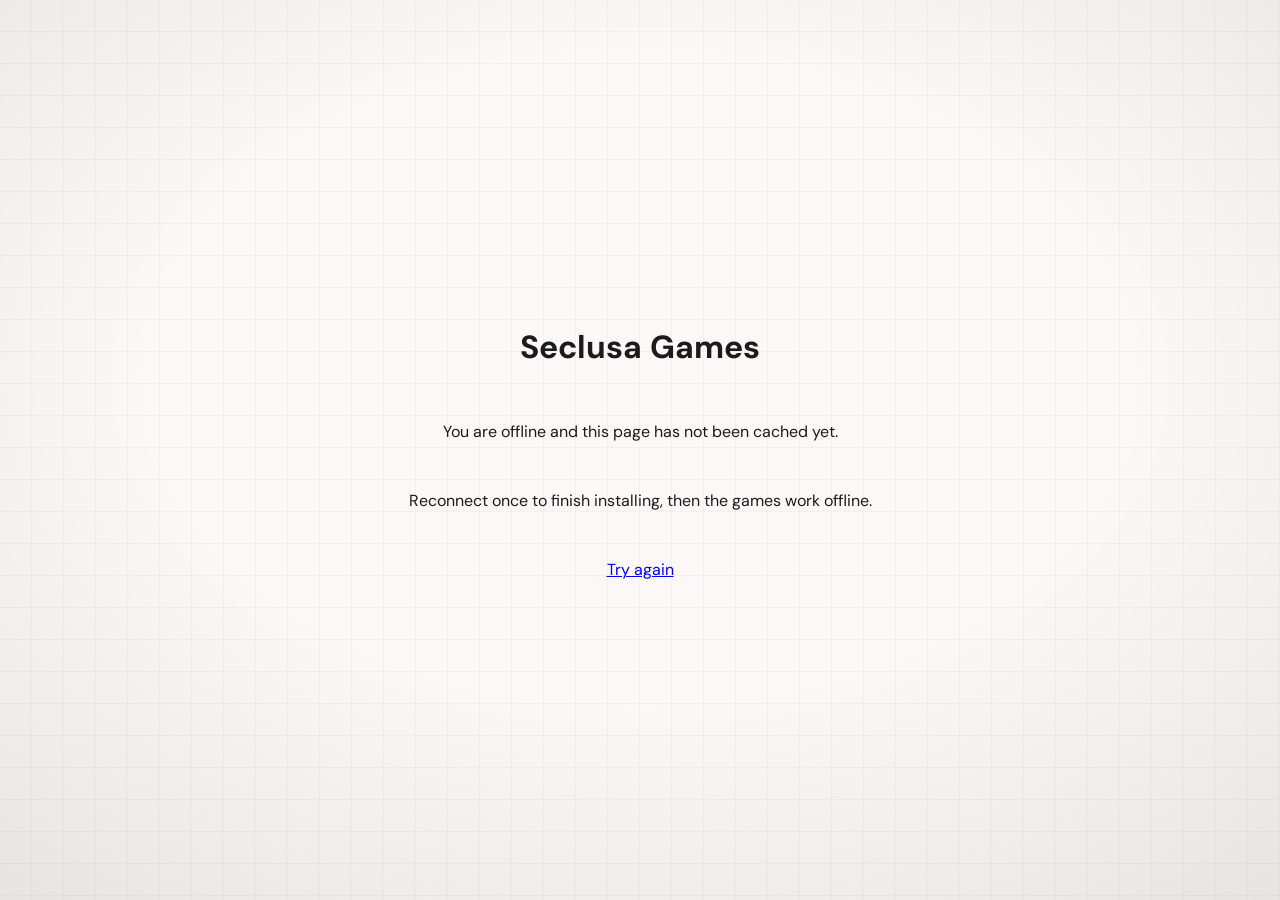
<file: offline.html>
<!DOCTYPE html>
<html lang="en">

<head>
    <meta charset="utf-8">
    <!--
        The same policy as index.html, narrowed to what this page actually uses:
        frame-src and media-src are 'none' because it embeds nothing and plays nothing.

        The stylesheet below is inline, because this page has to render when the
        stylesheet request is the thing that failed. Styles are allowed by *hash*,
        not 'unsafe-inline': one extra source in this meta. The local server sends
        no CSP header. Editing that CSS means re-hashing it — `scripts/test_serve.py`
        recomputes it from the document and fails if they drift apart.

        upgrade-insecure-requests was the one directive this page was missing — it is
        inert today, because nothing here is loaded over http, but a policy that
        silently differs from every other document in the app is how the next
        subresource someone adds arrives unupgraded.
    -->
    <meta http-equiv="Content-Security-Policy"
        content="default-src 'self'; script-src 'self'; style-src 'self' 'sha256-ZgWkbRWzJh2X5cDHiH/3KFxDyYH/BuUTB51CNfcP86I='; img-src 'self' data:; connect-src 'none'; font-src 'self'; media-src 'none'; object-src 'none'; base-uri 'none'; form-action 'none'; frame-src 'none'; manifest-src 'self'; worker-src 'self'; upgrade-insecure-requests">
    <meta http-equiv="Permissions-Policy"
        content="camera=(), microphone=(), geolocation=(), payment=(), clipboard-read=(), usb=(), midi=(), serial=(), display-capture=(), accelerometer=(), gyroscope=(), magnetometer=(), idle-detection=(), screen-wake-lock=(), browsing-topics=(), interest-cohort=()">
    <meta name="viewport" content="width=device-width, initial-scale=1.0, viewport-fit=cover">
    <meta name="robots" content="noindex, nofollow">
    <meta name="referrer" content="no-referrer">
    <meta name="theme-color" content="#0d2340">
    <title>Seclusa Games — Offline</title>
    <link rel="stylesheet" href="theme.css">
    <style>
        /* Inline styles only: the offline page must render even if the CSS was
           evicted, and a stylesheet request is one more thing that can fail. */
        body {
            display: grid;
            place-content: center;
            gap: 1rem;
            min-height: 100dvh;
            margin: 0;
            padding: 2rem;
            text-align: center;
            font-family: var(--font-sans);
        }
    </style>
</head>

<body>
    <h1>Seclusa Games</h1>
    <p>You are offline and this page has not been cached yet.</p>
    <p>Reconnect once to finish installing, then the games work offline.</p>
    <p><a href="./">Try again</a></p>
</body>

</html>
</file>
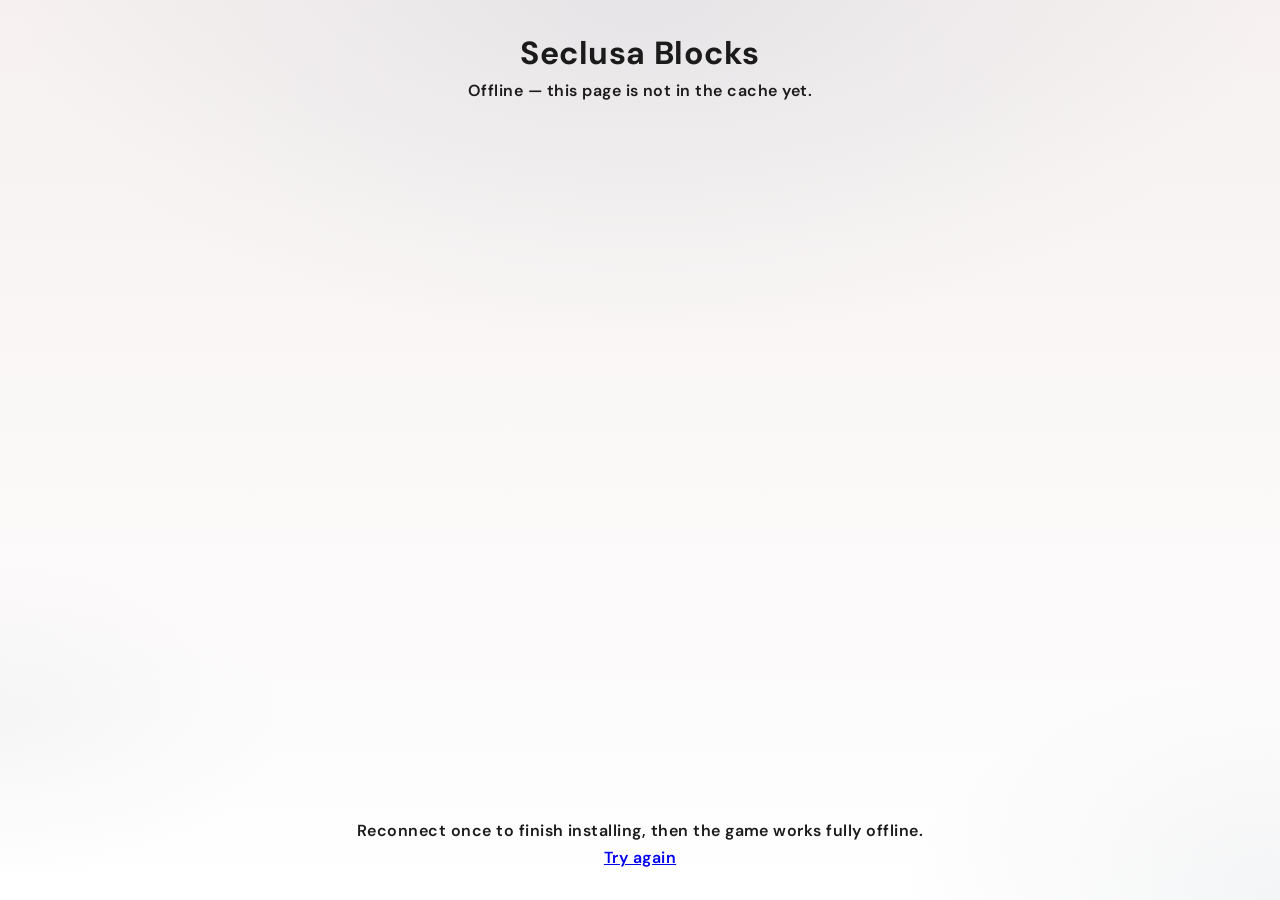
<file: games/blockfall/offline.html>
<!DOCTYPE html>
<html lang="en">
<head>
    <meta charset="UTF-8">
    <!-- frame-ancestors is ignored in a <meta> tag. See index.html for the note. -->
    <meta http-equiv="Content-Security-Policy" content="default-src 'self'; script-src 'self'; style-src 'self'; img-src 'self'; connect-src 'none'; font-src 'self'; media-src 'none'; object-src 'none'; base-uri 'none'; form-action 'none'; frame-src 'none'; manifest-src 'self'; worker-src 'self'; upgrade-insecure-requests">
    <meta http-equiv="Permissions-Policy" content="camera=(), microphone=(), geolocation=(), payment=(), clipboard-read=(), usb=(), midi=(), serial=(), display-capture=(), accelerometer=(), gyroscope=(), magnetometer=(), idle-detection=(), screen-wake-lock=(), browsing-topics=(), interest-cohort=()">
    <meta name="robots" content="noindex, nofollow">
    <meta name="viewport" content="width=device-width, initial-scale=1.0, viewport-fit=cover">
    <meta name="referrer" content="no-referrer">
    <meta name="theme-color" content="#0a0a0f">
    <title>Seclusa Blocks — Offline</title>
    <!--
        The app's shared design system first, then this game's own stylesheet, which is
        the order index.html uses. This page is what a player sees when the network is
        gone, so it is the worst possible place for it to render without the palette the
        rest of the app is in — and the worker precaches ../../theme.css for exactly this
        document, so the stylesheet is available offline whether or not it is requested.
    -->
    <link rel="stylesheet" href="../../theme.css">
    <link rel="stylesheet" href="style.css">
</head>
<body>
    <!--
        Centring is in the stylesheet, not a style attribute: this page's own CSP is
        `style-src 'self'` with no 'unsafe-inline', so an inline style attribute here
        was silently dropped and the fallback rendered flush to the top-left corner.
    -->
    <div class="game-container offline-fallback">
        <h1 class="title">Seclusa Blocks</h1>
        <p>Offline — this page is not in the cache yet.</p>
        <p>Reconnect once to finish installing, then the game works fully offline.</p>
        <p><a href="./">Try again</a></p>
        <!--
            The privacy badge used to sit here. Privacy is a property of the whole app,
            not of one game, so it is stated once in the launcher's About dialog.
        -->
    </div>
</body>
</html>
</file>
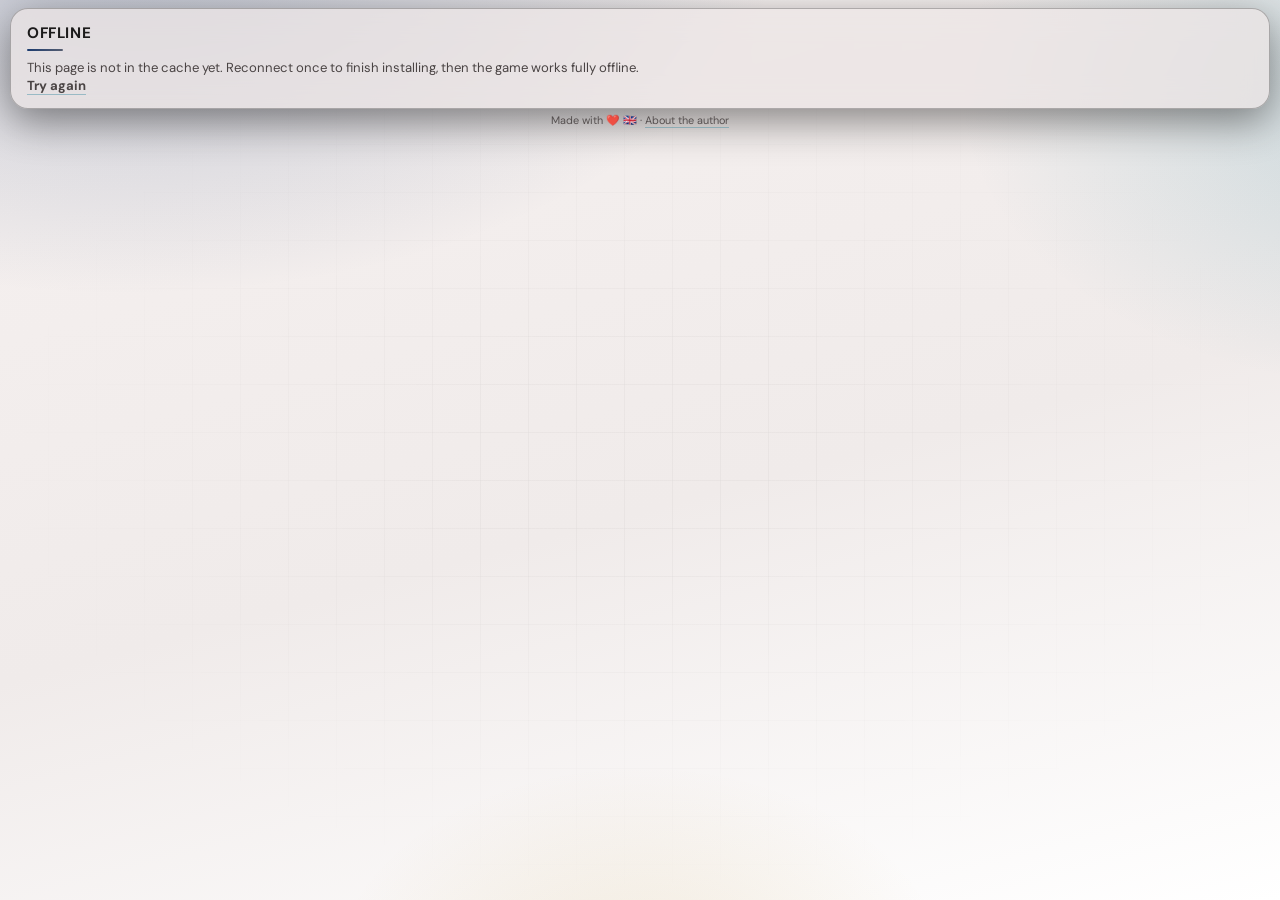
<file: games/word-puzzle/offline.html>
<!DOCTYPE html>
<html lang="en">
<head>
    <meta charset="UTF-8">
    <meta http-equiv="Content-Security-Policy" content="default-src 'self'; script-src 'self'; style-src 'self'; img-src 'self' data:; font-src 'self'; connect-src 'none'; worker-src 'self'; object-src 'none'; base-uri 'none'; form-action 'none'; frame-src 'none'; manifest-src 'self'; upgrade-insecure-requests">
    <meta name="viewport" content="width=device-width, initial-scale=1.0, viewport-fit=cover">
    <meta name="referrer" content="no-referrer">
    <meta http-equiv="Permissions-Policy" content="camera=(), microphone=(), geolocation=(), payment=(), clipboard-read=(), usb=(), midi=(), serial=(), display-capture=(), accelerometer=(), gyroscope=(), magnetometer=(), idle-detection=(), screen-wake-lock=(), browsing-topics=(), interest-cohort=()">
    <meta name="theme-color" content="#0e1228">
    <meta name="robots" content="noindex, nofollow">
    <title>Word Puzzle — Offline</title>
    <!--
        The app's shared design system first, then this game's own stylesheet, which is
        the order index.html uses. This page is what a player sees when the network is
        gone, so it is the worst possible place for it to render without the palette the
        rest of the app is in — and the worker precaches ../../theme.css for exactly this
        document, so the stylesheet is available offline whether or not it is requested.
    -->
    <link rel="stylesheet" href="../../theme.css">
    <link rel="stylesheet" href="style.css">
</head>
<body>
    <div id="app">
        <!--
            No wordmark here, same as index.html. This page shipped with the markup
            still in it after the game's own header was removed, and with the CSS that
            styled it gone — so offline, on a first visit with nothing cached, the title
            fell back to the UA default: a large black serif heading with default margins,
            inside the game's own glass panel.
        -->
        <div class="card">
            <h2>Offline</h2>
            <p>This page is not in the cache yet. Reconnect once to finish installing, then the game works fully offline.</p>
            <p><a href="./">Try again</a></p>
        </div>
        <p class="made-with">Made with ❤️ 🇬🇧 · <a href="https://ambr3.github.io/site/about/" target="_blank" rel="noopener noreferrer">About the author</a></p>
    </div>
</body>
</html>
</file>
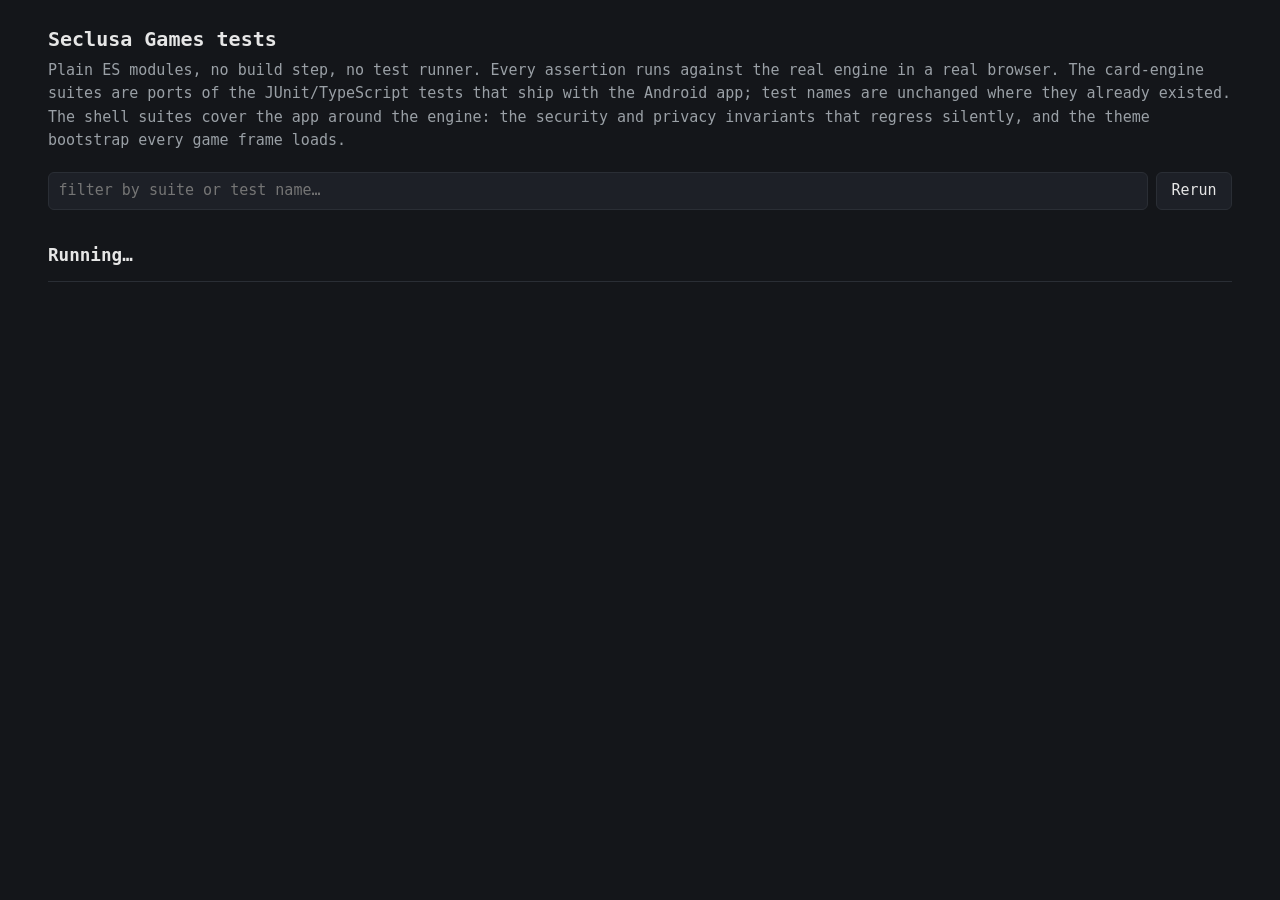
<file: games/cards/test/tests.html>
<!DOCTYPE html>
<html lang="en">
<head>
    <meta charset="UTF-8">
    <!--
        Same posture as every other document in the app: no framing, no objects, no
        third-party anything. Three allowances, all narrow:
          - `style-src` needs 'unsafe-inline' for this page's own <style> block.
          - `media-src 'self'` because the suite that exercises GameManager builds a
            real `Sounds` and preloads the actual .ogg and .wav files.
          - `connect-src 'self'` — the one departure from the shipped pages, which use
            'none'. The shellStatic suite asserts things about the app's own source files
            (does every document carry a CSP, does every new-tab link carry
            rel=noopener), and the only way to read a file is to fetch it. That is
            same-origin and reaches this app's own documents; it cannot reach anything
            else. The alternative was to assert those properties from a copy of the
            source, which would test the copy.
    -->
    <meta http-equiv="Content-Security-Policy" content="default-src 'self'; script-src 'self'; style-src 'self' 'unsafe-inline'; img-src 'self' data:; connect-src 'self'; font-src 'self'; media-src 'self'; object-src 'none'; base-uri 'none'; form-action 'none'">
    <meta name="robots" content="noindex, nofollow">
    <meta name="referrer" content="no-referrer">
    <meta name="viewport" content="width=device-width, initial-scale=1.0">
    <title>Tests — running</title>
    <style>
        /*
         * Deliberately self-contained: this page must work with nothing installed, so it
         * does not link the shared theme (the test harness has no business depending on
         * the design system to report results).
         */
        :root { color-scheme: light dark; }

        body {
            margin: 0;
            padding: 1.5rem clamp(1rem, 4vw, 3rem) 4rem;
            font: 15px/1.55 ui-monospace, SFMono-Regular, Menlo, Consolas, monospace;
            background: #14161a;
            color: #e6e6e6;
        }

        h1 { margin: 0 0 .25rem; font-size: 1.25rem; }
        p.sub { margin: 0 0 1.25rem; color: #9aa0a6; }

        #summary {
            position: sticky;
            top: 0;
            z-index: 2;
            display: flex;
            flex-wrap: wrap;
            gap: .5rem 1.5rem;
            align-items: baseline;
            padding: .75rem 0;
            margin-bottom: .5rem;
            background: #14161a;
            border-bottom: 1px solid #2a2e35;
        }
        #summary .count { font-size: 1.1rem; font-weight: 700; }
        #summary .pass { color: #7ee787; }
        #summary .fail { color: #ff7b72; }
        #summary .total { color: #9aa0a6; }

        .suite { margin: 1.5rem 0 .5rem; font-size: 1rem; font-weight: 700; color: #d2a8ff; }

        .test { display: flex; gap: .6rem; padding: .2rem 0; align-items: baseline; }
        .test .mark { flex: 0 0 1.4em; }
        .ok  .mark { color: #7ee787; }
        .bad .mark { color: #ff7b72; }
        .bad .name { color: #ff7b72; }
        .err {
            margin: .1rem 0 .6rem 2em;
            padding: .5rem .75rem;
            border-left: 3px solid #ff7b72;
            background: #241a1c;
            color: #ffc7c2;
            white-space: pre-wrap;
        }
        .ms { margin-left: auto; color: #5c626b; font-size: .85em; }

        #controls { margin: 0 0 1.25rem; display: flex; gap: .5rem; flex-wrap: wrap; }
        #controls input {
            flex: 1 1 14rem;
            padding: .4rem .6rem;
            font: inherit;
            background: #1d2027;
            color: inherit;
            border: 1px solid #2a2e35;
            border-radius: 6px;
        }
        #controls button {
            padding: .4rem .9rem;
            font: inherit;
            background: #1d2027;
            color: inherit;
            border: 1px solid #2a2e35;
            border-radius: 6px;
            cursor: pointer;
        }
        #controls button:hover { border-color: #4a515c; }
    </style>
</head>
<body>
    <h1>Seclusa Games tests</h1>
    <p class="sub">
        Plain ES modules, no build step, no test runner. Every assertion runs against the real
        engine in a real browser. The card-engine suites are ports of the JUnit/TypeScript tests
        that ship with the Android app; test names are unchanged where they already existed.
        The shell suites cover the app around the engine: the security and privacy invariants
        that regress silently, and the theme bootstrap every game frame loads.
    </p>

    <div id="controls">
        <input id="filter" type="search" placeholder="filter by suite or test name…" autocomplete="off">
        <button id="rerun" type="button">Rerun</button>
    </div>

    <div id="summary"><span class="count">Running…</span></div>
    <div id="results"></div>

    <script type="module" src="tests.js"></script>
</body>
</html>
</file>
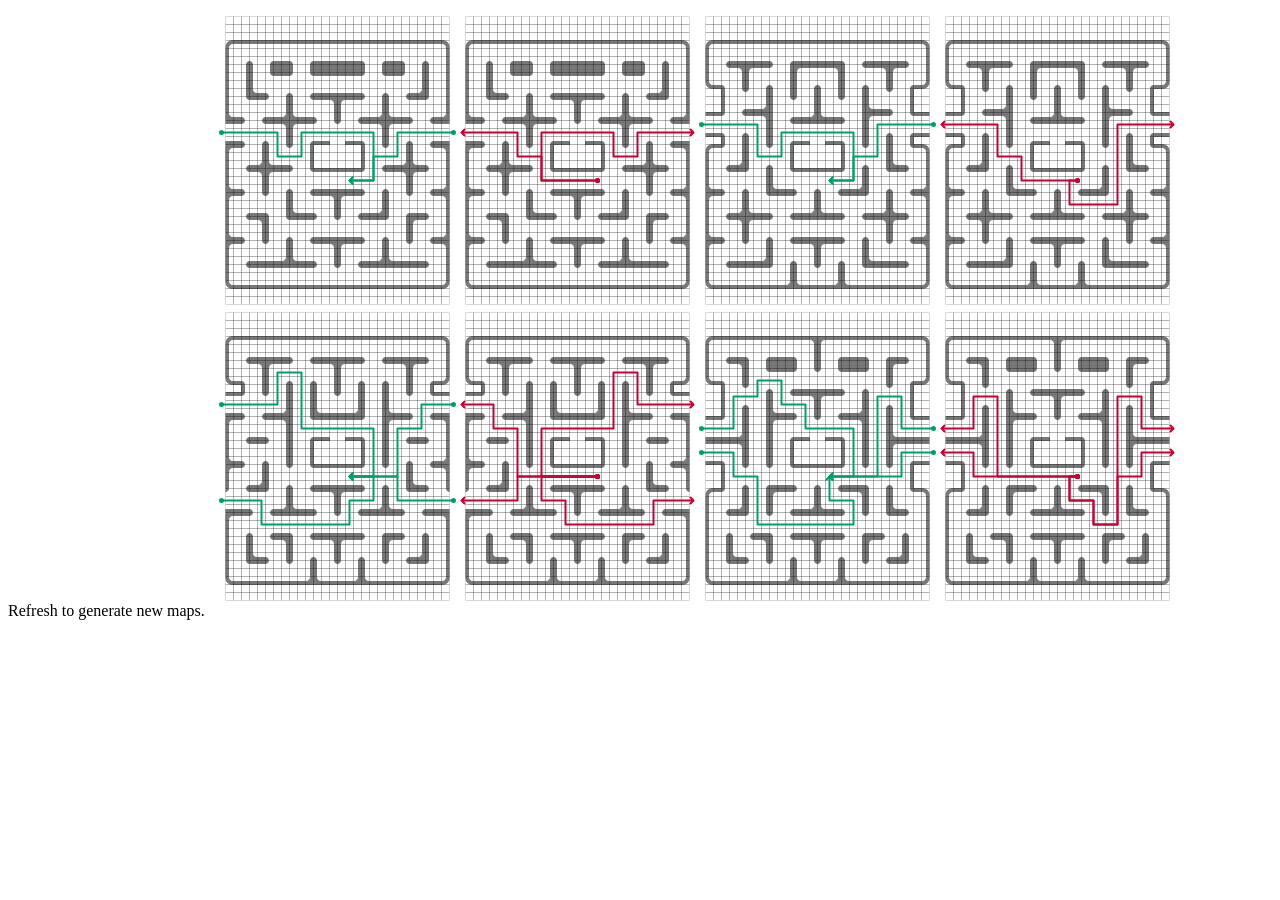
<file: games/pacman/fruit/cookie.htm>
<!DOCTYPE html>
<html>
<head>
<script src="colors.js"></script>
<script src="mapgen.js"></script>
<script src="Map.js"></script>
</head>
<body>
Refresh to generate new maps.
<canvas id='canvas'></canvas>

<script>

window.onload = function() {

    var canvas = document.getElementById('canvas');
    canvas.width = tileSize*32*4;
    canvas.height = tileSize*38*2;

    var ctx = canvas.getContext('2d');
    var scale = 1;
    ctx.scale(scale,scale);

    var x,y;
    x = tileSize*2;
    y = tileSize;

    var drawMap = function(map,x,y) {
        map.draw(ctx,x,y,true);
        map.drawFruitPaths(ctx,x,y,'entrances');

        x += tileSize*30;
        map.draw(ctx,x,y,true);
        map.drawFruitPaths(ctx,x,y,'exits');
    };

    drawMap(mapgen(),x,y);
    x += tileSize*60;
    drawMap(mapgen(),x,y);

    x = tileSize*2;
    y += tileSize*37;
    drawMap(mapgen(),x,y);
    x += tileSize*60;
    drawMap(mapgen(),x,y);
};

</script>
</body>
</html>
</file>
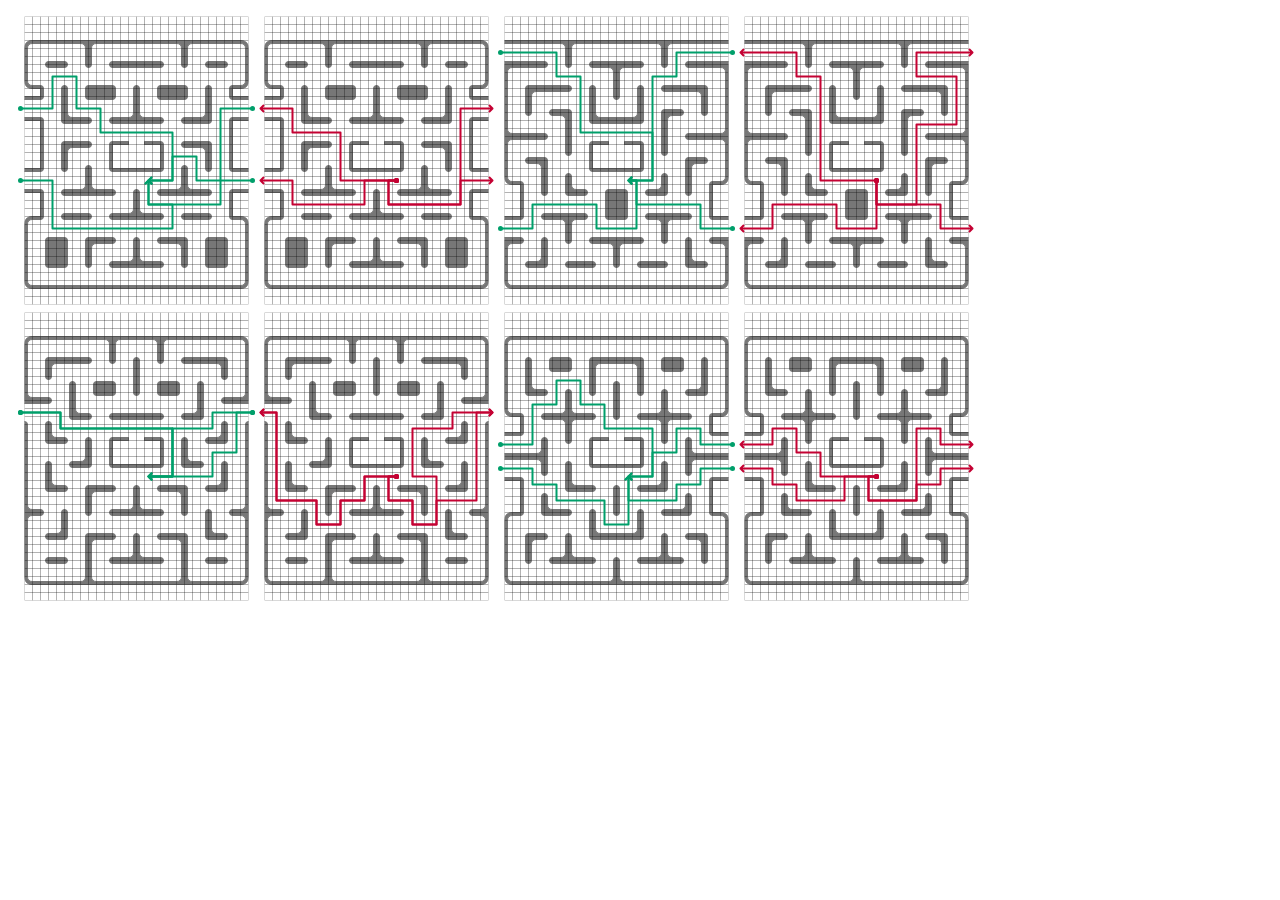
<file: games/pacman/fruit/mspac.htm>
<!DOCTYPE html>
<html>
<head>
<script src="colors.js"></script>
<script src="mapgen.js"></script>
<script src="Map.js"></script>
<script src="maps.js"></script>
</head>
<body>
<canvas id='canvas'></canvas>

<script>

window.onload = function() {

    var canvas = document.getElementById('canvas');
    canvas.width = tileSize*32*4;
    canvas.height = tileSize*38*2;

    var ctx = canvas.getContext('2d');
    var scale = 1;
    ctx.scale(scale,scale);

    var x,y;
    x = tileSize*2;
    y = tileSize;

    var drawMap = function(map,x,y) {
        map.draw(ctx,x,y,true);
        map.drawFruitPaths(ctx,x,y,'entrances');

        x += tileSize*30;
        map.draw(ctx,x,y,true);
        map.drawFruitPaths(ctx,x,y,'exits');
    };

    drawMap(mapMsPacman1,x,y);
    x += tileSize*60;
    drawMap(mapMsPacman2,x,y);

    x = tileSize*2;
    y += tileSize*37;
    drawMap(mapMsPacman3,x,y);
    x += tileSize*60;
    drawMap(mapMsPacman4,x,y);
};

</script>
</body>
</html>
</file>
<file: theme.css>
/*
 * Seclusa Games — the shared Material 3 design system.
 *
 * Tokens and chrome are ported from the Solitaire PWA so every game shares one look:
 *   Solitaire/pwa/src/ui/theme.css   (Material 3 theme transcribed from the Android app)
 *   Solitaire/pwa/src/ui/theme.ts    (light/dark + palette role values)
 *   Solitaire/pwa/src/ui/AboutScreen.ts, Dialogs.ts (app bar, dialogs, pills, cards)
 *
 * The palette and night mode are applied through the `data-palette` / `data-theme`
 * attributes on <html> instead of inline styles, because there is no bundler for a
 * game's shell — theme-game.js only sets those two attributes and persists the choice.
 */

/*
 * Typography.
 *
 * DM Sans for body, Sora for headings — the same pair the Seclusa Weather app uses, so
 * the whole Seclusa family shares one voice.
 *
 * Self-hosted, deliberately. A font from Google's CDN would mean a request to a third
 * party on every first visit, which breaks the promise this app makes in its README and
 * in its `connect-src 'none'` policy. These files are latin-subset WOFF2 copied from
 * the weather app's own assets; all six together are 96 KB, loaded once and cached.
 *
 * This also fixes small text rendering as a scatter of dots. `system-ui` was resolving
 * to a face the browser did not treat as concrete — it matched none of the installed
 * families when measured — and the fallback's hinting broke glyph stems apart at the
 * sizes this UI uses. A real hinted webfont does not have that failure mode.
 *
 * `font-display: swap` so text paints immediately in the fallback rather than staying
 * invisible while the woff2 arrives.
 *
 * Pac-Man's ArcadeR is the one deliberate exception: it is part of that game's arcade
 * identity rather than app chrome, and stays.
 */
@font-face {
  font-family: 'DM Sans';
  font-style: normal;
  font-weight: 400;
  font-display: swap;
  src: url('assets/fonts/dm-sans-latin-400-normal.woff2') format('woff2');
}
@font-face {
  font-family: 'DM Sans';
  font-style: normal;
  font-weight: 500;
  font-display: swap;
  src: url('assets/fonts/dm-sans-latin-400-normal.woff2') format('woff2');
}
@font-face {
  font-family: 'DM Sans';
  font-style: normal;
  font-weight: 600;
  font-display: swap;
  src: url('assets/fonts/dm-sans-latin-600-normal.woff2') format('woff2');
}
@font-face {
  font-family: 'DM Sans';
  font-style: normal;
  font-weight: 700;
  font-display: swap;
  src: url('assets/fonts/dm-sans-latin-700-normal.woff2') format('woff2');
}
@font-face {
  font-family: 'Sora';
  font-style: normal;
  font-weight: 600;
  font-display: swap;
  src: url('assets/fonts/sora-latin-600-normal.woff2') format('woff2');
}
@font-face {
  font-family: 'Sora';
  font-style: normal;
  font-weight: 700;
  font-display: swap;
  src: url('assets/fonts/sora-latin-700-normal.woff2') format('woff2');
}
@font-face {
  font-family: 'Sora';
  font-style: normal;
  font-weight: 800;
  font-display: swap;
  src: url('assets/fonts/sora-latin-800-normal.woff2') format('woff2');
}

:root {
  --font-sans: 'DM Sans', -apple-system, BlinkMacSystemFont, 'Segoe UI', Roboto,
    'Noto Sans', 'Liberation Sans', Arial, sans-serif;
  --font-display: 'Sora', 'DM Sans', -apple-system, BlinkMacSystemFont, 'Segoe UI',
    Roboto, sans-serif;

  /*
   * The shared page backdrop: a square grid, masked to fade out from the centre, over
   * a soft vignette.
   *
   * This started life as Blocks' own background. It is now the app's — every game and
   * the launcher wear the same grid, so the five games read as one product rather than
   * five that happen to share a palette.
   *
   * The ink is a very faded orange rather than the palette's on-surface grey, and mixed
   * from `--warm` so it follows the canonical palette in seclusa-base.css and flips with
   * light and dark on its own — at 8% there is no second orange here to keep in step.
   * It is fainter than the grey it replaced because the grid sits behind text and tiles
   * on this screen, where a 10% line is a visible weave rather than ground.
   *
   * The card games do not show this grid: their felt is an absolutely positioned element
   * over the whole window, painted on top of `html::before`. They carry their own, which
   * is why the two are not one token.
   *
   * The fallback in `--warm` is load-bearing. Three offline pages link this file without
   * seclusa-base.css, where `--warm` is undefined -- and an undefined var() inside
   * color-mix() makes the whole declaration invalid at computed-value time, which takes
   * the grid with it and shows no error. The fallback is the dark-theme value from
   * seclusa-base.css, so those pages get the same line rather than none.
   */
  --page-grid-ink: color-mix(in srgb, var(--warm, #e08a3c) 8%, transparent);
  --page-grid-size: 32px;
  --page-vignette: color-mix(in srgb, var(--md-sys-color-scrim) 9%, transparent);

  /* Neutral color roles (light) — Solitaire values/colors.xml */
  --md-sys-color-surface: #fcf8f7;
  --md-sys-color-on-surface: #1c1b1b;
  --md-sys-color-surface-container-lowest: #ffffff;
  --md-sys-color-surface-container-low: #f6f1f0;
  --md-sys-color-surface-container: #f0ebea;
  --md-sys-color-surface-container-high: #ebe4e4;
  --md-sys-color-surface-container-highest: #e5dedd;
  --md-sys-color-surface-bright: #fcf8f6;
  --md-sys-color-surface-dim: #dcd5d4;
  --md-sys-color-surface-variant: #e8e0de;
  --md-sys-color-on-surface-variant: #4a4444;
  --md-sys-color-outline: #7b7474;
  --md-sys-color-outline-variant: #cbc3c2;
  --md-sys-color-error: #b3261e;
  --md-sys-color-on-error: #ffffff;
  --md-sys-color-error-container: #f9dedc;
  --md-sys-color-on-error-container: #410e0b;
  --md-sys-color-inverse-surface: #32302f;
  --md-sys-color-inverse-on-surface: #f5eeed;
  --md-sys-color-scrim: #000000;

  /*
   * HAIRLINES.
   *
   * A one-pixel rule only reads as a *line* when it is opaque enough. Below roughly a
   * quarter of the ink colour it stops being a continuous stroke and reads as a row of
   * dots — which is the "dotty line" artefact, and it gets worse the thinner the line is
   * in device pixels. Measured at devicePixelRatio 1.25, Chromium reports a used border
   * width of 0.8px for 1px, 1.5px and even 0.5px — one whole device pixel in every case —
   * so the width is not the variable; the alpha is.
   *
   * These two tokens put a floor under it. Mix with `transparent`, so they tint whatever
   * surface they sit on and stay correct in both themes.
   */
  --hairline: color-mix(in srgb, var(--md-sys-color-on-surface) 30%, transparent);
  --hairline-strong: color-mix(in srgb, var(--md-sys-color-on-surface) 55%, transparent);

  /*
   * Chrome colors — menu bar, chips, header buttons.
   *
   * These used to be hard-coded translucent washes — `--menu-bar-surface: #1affffff`
   * over a `blur(6px)` backdrop — which resolve to a cold pale-cyan 30% white border.
   * Against the card games' green playfields that reads as an unwanted cold edge, and
   * the dark theme's `#cc1a1a1a` surface put a maroon wash behind every pill.
   *
   * They are now palette-aware Material roles instead. Chrome recedes; the palette
   * colour is reserved for accents (active buttons, focus, the card playfield), so the
   * whole app shifts with the theme and nothing floats on a mismatched tint.
   */
  --menu-bar-icon: var(--md-sys-color-on-surface-variant);
  --menu-bar-label: var(--md-sys-color-on-surface-variant);
  --menu-bar-surface: var(--md-sys-color-surface-container);
  --menu-bar-stroke: var(--md-sys-color-outline-variant);
  /*
   * The score and time chips sit *on* the menu bar, so they cannot share its surface.
   * Both were `surface-container` / `surface-container-low`, which in light mode are
   * #f0ebea and #f6f1f0 — a 2% difference. The chips read as washed into the bar behind
   * them rather than as objects in their own right. `lowest` is the step that actually
   * lifts them: white on light, near-black on dark. Same reasoning for header buttons,
   * which sit on the same bar.
   */
  --score-chip-surface: var(--md-sys-color-surface-container-lowest);
  --score-chip-stroke: var(--md-sys-color-outline-variant);
  --header-button-surface: var(--md-sys-color-surface-container-lowest);
  --header-button-stroke: var(--md-sys-color-outline-variant);
  --settings-background: var(--md-sys-color-surface-container-low);
  --preference-card: var(--md-sys-color-surface-container-lowest);

  /* Shapes and elevations — drawable/*.xml, dimens.xml */
  --menu-bar-radius: 16px;
  --menu-bar-border: 1px solid var(--menu-bar-stroke);
  --score-chip-radius: 16px;
  --score-chip-border: 1px solid var(--score-chip-stroke);
  --score-chip-shadow: 0 2px 6px rgb(0 0 0 / 35%);
  --bar-margin: 16px;
  --layout-padding: 15px;

  /* Type scale — styles.xml TextAppearance.App.* */
  /*
 * Type scale.
 *
 * Weights raised from the original, but not as far as a first pass took them. Body copy
 * sat at 400 and did read thin, so bodies are 500. The first attempt pushed every
 * heading to 800 as well, which flattened the hierarchy — everything shouted at once and
 * the scale stopped reading. Headings stay at 700.
 *
 * Menu labels are the one to watch: they are small, and 600 weight at that size is the
 * worst combination on a low-resolution display — the stems are thinner than a device
 * pixel and break up. They sit at 500 with a touch of letter-spacing to stay legible.
 *
 * Sizes were raised a step across the board; the previous set read small, especially on
 * a phone where the launcher tiles carry most of the interface.
 */
  --type-title-large: 800 22px/1.25 var(--font-display);
  --type-title-medium: 700 18px/1.3 var(--font-display);
  --type-body-large: 400 16px/1.5 var(--font-sans);
  --type-body-medium: 400 15px/1.45 var(--font-sans);
  --type-label-large: 600 15px/1.3 var(--font-sans);
  --type-menu-label: 600 12.5px/1.35 var(--font-sans);

  color-scheme: light dark;
}

/* Dark neutrals — Solitaire values-night/colors.xml */
[data-theme='dark'] {
  /* The vignette has to work harder in the dark, where there is no surface to sink
     into. Same as Blocks did with its own copy of this value. */
  --page-vignette: color-mix(in srgb, var(--md-sys-color-scrim) 55%, transparent);
  --md-sys-color-surface: #121212;
  --md-sys-color-on-surface: #e8e6e3;
  --md-sys-color-surface-container-lowest: #0c0c0c;
  --md-sys-color-surface-container-low: #1a1a1a;
  --md-sys-color-surface-container: #212121;
  --md-sys-color-surface-container-high: #2c2c2c;
  --md-sys-color-surface-container-highest: #383838;
  --md-sys-color-surface-bright: #3f3f3f;
  --md-sys-color-surface-dim: #121212;
  --md-sys-color-surface-variant: #494643;
  --md-sys-color-on-surface-variant: #cbc5c0;
  --md-sys-color-outline: #958f8a;
  --md-sys-color-outline-variant: #494643;
  --md-sys-color-error: #ffb4ab;
  --md-sys-color-on-error: #690005;
  --md-sys-color-error-container: #93000a;
  --md-sys-color-on-error-container: #ffdad6;
  --md-sys-color-inverse-surface: #e8e6e3;
  --md-sys-color-inverse-on-surface: #2f2f2f;
  --menu-bar-icon: var(--md-sys-color-on-surface-variant);
  --menu-bar-label: var(--md-sys-color-on-surface-variant);
  /* See the light block above — the dark overrides no longer use hard-coded maroon and
     cyan-white washes, they inherit the same palette-aware roles. */
  --menu-bar-surface: var(--md-sys-color-surface-container);
  --menu-bar-stroke: var(--md-sys-color-outline-variant);
  /*
   * The score and time chips sit *on* the menu bar, so they cannot share its surface.
   * Both were `surface-container` / `surface-container-low`, which in light mode are
   * #f0ebea and #f6f1f0 — a 2% difference. The chips read as washed into the bar behind
   * them rather than as objects in their own right. `lowest` is the step that actually
   * lifts them: white on light, near-black on dark. Same reasoning for header buttons,
   * which sit on the same bar.
   */
  --score-chip-surface: var(--md-sys-color-surface-container-lowest);
  --score-chip-stroke: var(--md-sys-color-outline-variant);
  --header-button-surface: var(--md-sys-color-surface-container-lowest);
  --header-button-stroke: var(--md-sys-color-outline-variant);
  --settings-background: var(--md-sys-color-surface-container-low);
  --preference-card: var(--md-sys-color-surface-container-lowest);
}

/*
 * SECONDARY / TERTIARY.
 *
 * Added because games need a second and a third accent hue. The card games only
 * ever paint `primary`, but Block's "Vault" meter, its streak meter and Word
 * Puzzle's gradient partner all need to be visibly *other* colours, and a game
 * that invented its own hex for those would be exactly the fixed palette this
 * file exists to prevent. `secondary` and `tertiary` are the rest of the
 * Material 3 role set for each scheme, so the four palettes stay the whole
 * palette and the games stay consumers of it.
 */

/*
 * The default palette, as plain CSS.
 *
 * `data-palette` is set by JS from localStorage, so before that runs — and permanently
 * if it never runs — the root element carried no `--md-sys-color-primary` at all. Every
 * accent in the shell resolved to an invalid value and painted as nothing, which is a
 * visible flash on first paint rather than a theoretical one.
 *
 * These are navy's light-scheme values, mirroring `[data-palette='navy']` below. Same
 * specificity, and deliberately earlier in the file, so any real `data-palette` still
 * wins. DEFAULT_THEME_COLOR in theme.js / theme-game.js / games/pacman/theme.js and the
 * card engine's Preferences.js must agree with this block.
 */
:root {
  --md-sys-color-primary: #1b3b6f;
  --md-sys-color-on-primary: #ffffff;
  --md-sys-color-primary-container: #d4e3ff;
  --md-sys-color-on-primary-container: #001c3b;
  --md-sys-color-secondary: #4a5b70;
  --md-sys-color-on-secondary: #ffffff;
  --md-sys-color-secondary-container: #d4e3ff;
  --md-sys-color-on-secondary-container: #0b1b2d;
  --md-sys-color-tertiary: #565e71;
  --md-sys-color-on-tertiary: #ffffff;
  --md-sys-color-tertiary-container: #dae2f9;
  --md-sys-color-on-tertiary-container: #131c2c;
  --theme-game-select-background: #0d2340;
  --theme-game-select-background-end: #081629;
  --theme-color-drawer-selected: #cfe0fb;
}

/*
 * Palette roles. Only the roles this shell actually paints are ported — the secondary
 * and tertiary containers of the Android theme are unused outside the card table.
 */
[data-palette='orange'] {
  --md-sys-color-primary: #8b5000;
  --md-sys-color-on-primary: #ffffff;
  --md-sys-color-primary-container: #ffdcc2;
  --md-sys-color-on-primary-container: #2c1500;  --md-sys-color-secondary: #6f4a8c;
  --md-sys-color-on-secondary: #ffffff;
  --md-sys-color-secondary-container: #edd9ff;
  --md-sys-color-on-secondary-container: #25073a;
  --md-sys-color-tertiary: #00696e;
  --md-sys-color-on-tertiary: #ffffff;
  --md-sys-color-tertiary-container: #9df0f6;
  --md-sys-color-on-tertiary-container: #002022;
  --theme-game-select-background: #bf360c;
  --theme-game-select-background-end: #7e2202;
  --theme-color-drawer-selected: #ffe0b2;
}

[data-palette='green'] {
  --md-sys-color-primary: #1b6b37;
  --md-sys-color-on-primary: #ffffff;
  --md-sys-color-primary-container: #a8f2ad;
  --md-sys-color-on-primary-container: #002106;  --md-sys-color-secondary: #6f4a8c;
  --md-sys-color-on-secondary: #ffffff;
  --md-sys-color-secondary-container: #edd9ff;
  --md-sys-color-on-secondary-container: #25073a;
  --md-sys-color-tertiary: #00696e;
  --md-sys-color-on-tertiary: #ffffff;
  --md-sys-color-tertiary-container: #9df0f6;
  --md-sys-color-on-tertiary-container: #002022;
  --theme-game-select-background: #14532d;
  --theme-game-select-background-end: #0b3b1e;
  --theme-color-drawer-selected: #c8e6c9;
}

[data-palette='blue'] {
  --md-sys-color-primary: #1565c0;
  --md-sys-color-on-primary: #ffffff;
  --md-sys-color-primary-container: #d6e3ff;
  --md-sys-color-on-primary-container: #001b3f;  --md-sys-color-secondary: #6f4a8c;
  --md-sys-color-on-secondary: #ffffff;
  --md-sys-color-secondary-container: #edd9ff;
  --md-sys-color-on-secondary-container: #25073a;
  --md-sys-color-tertiary: #00696e;
  --md-sys-color-on-tertiary: #ffffff;
  --md-sys-color-tertiary-container: #9df0f6;
  --md-sys-color-on-tertiary-container: #002022;
  --theme-game-select-background: #0d47a1;
  --theme-game-select-background-end: #082f66;
  --theme-color-drawer-selected: #bbdefb;
}

[data-palette='purple'] {
  --md-sys-color-primary: #6a1b9a;
  --md-sys-color-on-primary: #ffffff;
  --md-sys-color-primary-container: #f3daff;
  --md-sys-color-on-primary-container: #260046;  --md-sys-color-secondary: #8f4d00;
  --md-sys-color-on-secondary: #ffffff;
  --md-sys-color-secondary-container: #ffddb8;
  --md-sys-color-on-secondary-container: #2d1500;
  --md-sys-color-tertiary: #00696e;
  --md-sys-color-on-tertiary: #ffffff;
  --md-sys-color-tertiary-container: #9df0f6;
  --md-sys-color-on-tertiary-container: #002022;
  --theme-game-select-background: #3f0f5e;
  --theme-game-select-background-end: #27093b;
  --theme-color-drawer-selected: #e1bee7;
}

/*
 * Four more palettes, added so the picker is a real choice rather than four options.
 * Rose, Teal, Amber and Slate fill the gaps the original set left: there was no warm
 * red, no cool cyan, no gold, and nothing neutral at all. Slate in particular gives a
 * calm, near-achromatic option for anyone who finds the saturated greens tiring.
 *
 * Every block carries the full Material 3 role set in both schemes, because these roles
 * are read directly by the chrome, the dialogs and the games — a partial block would
 * fall through to the previous palette's values and produce a mismatched UI.
 */
[data-palette='rose'] {
  --md-sys-color-primary: #a8274e;
  --md-sys-color-on-primary: #ffffff;
  --md-sys-color-primary-container: #ffd9e1;
  --md-sys-color-on-primary-container: #3f0018;
  --md-sys-color-secondary: #75565a;
  --md-sys-color-on-secondary: #ffffff;
  --md-sys-color-secondary-container: #ffd9e0;
  --md-sys-color-on-secondary-container: #2c1519;
  --md-sys-color-tertiary: #7c5635;
  --md-sys-color-on-tertiary: #ffffff;
  --md-sys-color-tertiary-container: #ffdbbe;
  --md-sys-color-on-tertiary-container: #2f1500;
  --theme-game-select-background: #7b1f3a;
  --theme-game-select-background-end: #4f1124;
  --theme-color-drawer-selected: #f9d9e0;
}

[data-palette='teal'] {
  --md-sys-color-primary: #006a60;
  --md-sys-color-on-primary: #ffffff;
  --md-sys-color-primary-container: #9df2e7;
  --md-sys-color-on-primary-container: #00201c;
  --md-sys-color-secondary: #4a6360;
  --md-sys-color-on-secondary: #ffffff;
  --md-sys-color-secondary-container: #cce8e3;
  --md-sys-color-on-secondary-container: #06201d;
  --md-sys-color-tertiary: #456179;
  --md-sys-color-on-tertiary: #ffffff;
  --md-sys-color-tertiary-container: #cbe6ff;
  --md-sys-color-on-tertiary-container: #001e31;
  --theme-game-select-background: #0b4f49;
  --theme-game-select-background-end: #06332f;
  --theme-color-drawer-selected: #b2dfd7;
}

[data-palette='amber'] {
  --md-sys-color-primary: #8a5a00;
  --md-sys-color-on-primary: #ffffff;
  --md-sys-color-primary-container: #ffddb0;
  --md-sys-color-on-primary-container: #2c1800;
  --md-sys-color-secondary: #6c5c3f;
  --md-sys-color-on-secondary: #ffffff;
  --md-sys-color-secondary-container: #f5e0bb;
  --md-sys-color-on-secondary-container: #251a04;
  --md-sys-color-tertiary: #4c6545;
  --md-sys-color-on-tertiary: #ffffff;
  --md-sys-color-tertiary-container: #ceeabd;
  --md-sys-color-on-tertiary-container: #0a1f08;
  --theme-game-select-background: #6b4a12;
  --theme-game-select-background-end: #44300a;
  --theme-color-drawer-selected: #ffe1b8;
}

[data-palette='slate'] {
  --md-sys-color-primary: #4f5b66;
  --md-sys-color-on-primary: #ffffff;
  --md-sys-color-primary-container: #d6e2ee;
  --md-sys-color-on-primary-container: #0b1923;
  --md-sys-color-secondary: #525f6a;
  --md-sys-color-on-secondary: #ffffff;
  --md-sys-color-secondary-container: #d6e4f1;
  --md-sys-color-on-secondary-container: #0d1c27;
  --md-sys-color-tertiary: #5c5f6b;
  --md-sys-color-on-tertiary: #ffffff;
  --md-sys-color-tertiary-container: #e2e2ec;
  --md-sys-color-on-tertiary-container: #191b24;
  --theme-game-select-background: #37424c;
  --theme-game-select-background-end: #232b33;
  --theme-color-drawer-selected: #d3dde6;
}

[data-palette='navy'] {
  --md-sys-color-primary: #1b3b6f;
  --md-sys-color-on-primary: #ffffff;
  --md-sys-color-primary-container: #d4e3ff;
  --md-sys-color-on-primary-container: #001c3b;
  --md-sys-color-secondary: #4a5b70;
  --md-sys-color-on-secondary: #ffffff;
  --md-sys-color-secondary-container: #d4e3ff;
  --md-sys-color-on-secondary-container: #0b1b2d;
  --md-sys-color-tertiary: #565e71;
  --md-sys-color-on-tertiary: #ffffff;
  --md-sys-color-tertiary-container: #dae2f9;
  --md-sys-color-on-tertiary-container: #131c2c;
  --theme-game-select-background: #0d2340;
  --theme-game-select-background-end: #081629;
  --theme-color-drawer-selected: #cfe0fb;
}

[data-palette='indigo'] {
  --md-sys-color-primary: #4b52c4;
  --md-sys-color-on-primary: #ffffff;
  --md-sys-color-primary-container: #e0e0ff;
  --md-sys-color-on-primary-container: #000f5c;
  --md-sys-color-secondary: #5b5d72;
  --md-sys-color-on-secondary: #ffffff;
  --md-sys-color-secondary-container: #e0e0f9;
  --md-sys-color-on-secondary-container: #181a2c;
  --md-sys-color-tertiary: #77536d;
  --md-sys-color-on-tertiary: #ffffff;
  --md-sys-color-tertiary-container: #ffd7f1;
  --md-sys-color-on-tertiary-container: #2d1228;
  --theme-game-select-background: #2c3080;
  --theme-game-select-background-end: #1b1e56;
  --theme-color-drawer-selected: #dcdcff;
}

[data-palette='lime'] {
  --md-sys-color-primary: #4a6700;
  --md-sys-color-on-primary: #ffffff;
  --md-sys-color-primary-container: #c9f27f;
  --md-sys-color-on-primary-container: #142100;
  --md-sys-color-secondary: #57643a;
  --md-sys-color-on-secondary: #ffffff;
  --md-sys-color-secondary-container: #daeab6;
  --md-sys-color-on-secondary-container: #151e00;
  --md-sys-color-tertiary: #39656b;
  --md-sys-color-on-tertiary: #ffffff;
  --md-sys-color-tertiary-container: #bfeaf1;
  --md-sys-color-on-tertiary-container: #001f24;
  --theme-game-select-background: #2f5000;
  --theme-game-select-background-end: #1d3300;
  --theme-color-drawer-selected: #cbf19b;
}

[data-palette='crimson'] {
  --md-sys-color-primary: #8c1d18;
  --md-sys-color-on-primary: #ffffff;
  --md-sys-color-primary-container: #ffdad6;
  --md-sys-color-on-primary-container: #410002;
  --md-sys-color-secondary: #775652;
  --md-sys-color-on-secondary: #ffffff;
  --md-sys-color-secondary-container: #ffdad6;
  --md-sys-color-on-secondary-container: #2d1512;
  --md-sys-color-tertiary: #705c2e;
  --md-sys-color-on-tertiary: #ffffff;
  --md-sys-color-tertiary-container: #fbdfa6;
  --md-sys-color-on-tertiary-container: #261900;
  --theme-game-select-background: #6b1611;
  --theme-game-select-background-end: #450d0a;
  --theme-color-drawer-selected: #f9d9d6;
}

[data-theme='dark'][data-palette='navy'] {
  --md-sys-color-primary: #a8c8ff;
  --md-sys-color-on-primary: #00315e;
  --md-sys-color-primary-container: #1b3b6f;
  --md-sys-color-on-primary-container: #d4e3ff;
  --md-sys-color-secondary: #b9c8db;
  --md-sys-color-on-secondary: #23313f;
  --md-sys-color-secondary-container: #3a495a;
  --md-sys-color-on-secondary-container: #d4e3ff;
  --md-sys-color-tertiary: #bec6dc;
  --md-sys-color-on-tertiary: #28303f;
  --md-sys-color-tertiary-container: #3e4759;
  --md-sys-color-on-tertiary-container: #dae2f9;
  --theme-color-drawer-selected: #1b3b6f;
}

[data-theme='dark'][data-palette='indigo'] {
  --md-sys-color-primary: #bec2ff;
  --md-sys-color-on-primary: #141e9e;
  --md-sys-color-primary-container: #333bcb;
  --md-sys-color-on-primary-container: #e0e0ff;
  --md-sys-color-secondary: #c3c5dd;
  --md-sys-color-on-secondary: #2c2f42;
  --md-sys-color-secondary-container: #424659;
  --md-sys-color-on-secondary-container: #e0e0f9;
  --md-sys-color-tertiary: #e6b9d8;
  --md-sys-color-on-tertiary: #45263d;
  --md-sys-color-tertiary-container: #5d3b55;
  --md-sys-color-on-tertiary-container: #ffd7f1;
  --theme-color-drawer-selected: #333bcb;
}

[data-theme='dark'][data-palette='lime'] {
  --md-sys-color-primary: #aed65f;
  --md-sys-color-on-primary: #253500;
  --md-sys-color-primary-container: #354d00;
  --md-sys-color-on-primary-container: #c9f27f;
  --md-sys-color-secondary: #bfcaa0;
  --md-sys-color-on-secondary: #2a3514;
  --md-sys-color-secondary-container: #404b29;
  --md-sys-color-on-secondary-container: #daeab6;
  --md-sys-color-tertiary: #a3ced5;
  --md-sys-color-on-tertiary: #07363d;
  --md-sys-color-tertiary-container: #204d54;
  --md-sys-color-on-tertiary-container: #bfeaf1;
  --theme-color-drawer-selected: #354d00;
}

[data-theme='dark'][data-palette='crimson'] {
  --md-sys-color-primary: #ffb4ab;
  --md-sys-color-on-primary: #5f0b06;
  --md-sys-color-primary-container: #7c1d18;
  --md-sys-color-on-primary-container: #ffdad6;
  --md-sys-color-secondary: #e7bdb8;
  --md-sys-color-on-secondary: #442926;
  --md-sys-color-secondary-container: #5d3d3a;
  --md-sys-color-on-secondary-container: #ffdad6;
  --md-sys-color-tertiary: #dec48c;
  --md-sys-color-on-tertiary: #3f2e06;
  --md-sys-color-tertiary-container: #574516;
  --md-sys-color-on-tertiary-container: #fbdfa6;
  --theme-color-drawer-selected: #7c1d18;
}

[data-theme='dark'][data-palette='rose'] {
  --md-sys-color-primary: #ffb0c1;
  --md-sys-color-on-primary: #5e1130;
  --md-sys-color-primary-container: #86203f;
  --md-sys-color-on-primary-container: #ffd9e1;
  --md-sys-color-secondary: #e3bdc2;
  --md-sys-color-on-secondary: #42292d;
  --md-sys-color-secondary-container: #5a3f44;
  --md-sys-color-on-secondary-container: #ffd9e0;
  --md-sys-color-tertiary: #ecbe98;
  --md-sys-color-on-tertiary: #452a0d;
  --md-sys-color-tertiary-container: #5f4122;
  --md-sys-color-on-tertiary-container: #ffdbbe;
  --theme-color-drawer-selected: #86203f;
}

[data-theme='dark'][data-palette='teal'] {
  --md-sys-color-primary: #81d5cb;
  --md-sys-color-on-primary: #003731;
  --md-sys-color-primary-container: #005048;
  --md-sys-color-on-primary-container: #9df2e7;
  --md-sys-color-secondary: #b0ccc7;
  --md-sys-color-on-secondary: #1c3531;
  --md-sys-color-secondary-container: #334b47;
  --md-sys-color-on-secondary-container: #cce8e3;
  --md-sys-color-tertiary: #aacbe5;
  --md-sys-color-on-tertiary: #123549;
  --md-sys-color-tertiary-container: #2c4b62;
  --md-sys-color-on-tertiary-container: #cbe6ff;
  --theme-color-drawer-selected: #005048;
}

[data-theme='dark'][data-palette='amber'] {
  --md-sys-color-primary: #f7bd6a;
  --md-sys-color-on-primary: #492900;
  --md-sys-color-primary-container: #693c00;
  --md-sys-color-on-primary-container: #ffddb0;
  --md-sys-color-secondary: #d8c4a0;
  --md-sys-color-on-secondary: #3b2f15;
  --md-sys-color-secondary-container: #52452a;
  --md-sys-color-on-secondary-container: #f5e0bb;
  --md-sys-color-tertiary: #b2ce9f;
  --md-sys-color-on-tertiary: #1d360d;
  --md-sys-color-tertiary-container: #364d28;
  --md-sys-color-on-tertiary-container: #ceeabd;
  --theme-color-drawer-selected: #693c00;
}

[data-theme='dark'][data-palette='slate'] {
  --md-sys-color-primary: #bac7d4;
  --md-sys-color-on-primary: #243039;
  --md-sys-color-primary-container: #374754;
  --md-sys-color-on-primary-container: #d6e2ee;
  --md-sys-color-secondary: #bdc8d4;
  --md-sys-color-on-secondary: #27313a;
  --md-sys-color-secondary-container: #3d4752;
  --md-sys-color-on-secondary-container: #d6e4f1;
  --md-sys-color-tertiary: #c5c6d0;
  --md-sys-color-on-tertiary: #2e303a;
  --md-sys-color-tertiary-container: #454750;
  --md-sys-color-on-tertiary-container: #e2e2ec;
  --theme-color-drawer-selected: #374754;
}

/* Dark primaries — Solitaire DARK_PALETTES. The playfield gradient stays the same. */
[data-theme='dark'][data-palette='orange'] {
  --md-sys-color-primary: #e8a872;
  --md-sys-color-on-primary: #412300;
  --md-sys-color-primary-container: #5c3a1a;
  --md-sys-color-on-primary-container: #ffdcc2;  --md-sys-color-secondary: #d3b0e8;
  --md-sys-color-on-secondary: #3a1a52;
  --md-sys-color-secondary-container: #513065;
  --md-sys-color-on-secondary-container: #edd9ff;
  --md-sys-color-tertiary: #82d4da;
  --md-sys-color-on-tertiary: #00373a;
  --md-sys-color-tertiary-container: #004f52;
  --md-sys-color-on-tertiary-container: #9df0f6;
  --theme-color-drawer-selected: #5c3a1a;
}

[data-theme='dark'][data-palette='green'] {
  --md-sys-color-primary: #7fcb8c;
  --md-sys-color-on-primary: #003918;
  --md-sys-color-primary-container: #1e4a2c;
  --md-sys-color-on-primary-container: #b8f0bd;  --md-sys-color-secondary: #d3b0e8;
  --md-sys-color-on-secondary: #3a1a52;
  --md-sys-color-secondary-container: #513065;
  --md-sys-color-on-secondary-container: #edd9ff;
  --md-sys-color-tertiary: #82d4da;
  --md-sys-color-on-tertiary: #00373a;
  --md-sys-color-tertiary-container: #004f52;
  --md-sys-color-on-tertiary-container: #9df0f6;
  --theme-color-drawer-selected: #1e4a2c;
}

[data-theme='dark'][data-palette='blue'] {
  --md-sys-color-primary: #9ebeff;
  --md-sys-color-on-primary: #002e5c;
  --md-sys-color-primary-container: #1a3f6e;
  --md-sys-color-on-primary-container: #d6e3ff;  --md-sys-color-secondary: #d3b0e8;
  --md-sys-color-on-secondary: #3a1a52;
  --md-sys-color-secondary-container: #513065;
  --md-sys-color-on-secondary-container: #edd9ff;
  --md-sys-color-tertiary: #82d4da;
  --md-sys-color-on-tertiary: #00373a;
  --md-sys-color-tertiary-container: #004f52;
  --md-sys-color-on-tertiary-container: #9df0f6;
  --theme-color-drawer-selected: #1a3f6e;
}

[data-theme='dark'][data-palette='purple'] {
  --md-sys-color-primary: #d5a8f0;
  --md-sys-color-on-primary: #3a005c;
  --md-sys-color-primary-container: #4a2a66;
  --md-sys-color-on-primary-container: #f0d6ff;  --md-sys-color-secondary: #ffb877;
  --md-sys-color-on-secondary: #4f2600;
  --md-sys-color-secondary-container: #703800;
  --md-sys-color-on-secondary-container: #ffddb8;
  --md-sys-color-tertiary: #82d4da;
  --md-sys-color-on-tertiary: #00373a;
  --md-sys-color-tertiary-container: #004f52;
  --md-sys-color-on-tertiary-container: #9df0f6;
  --theme-color-drawer-selected: #4a2a66;
}

/*
 * Preview values for the palette swatches in the appearance dialog. Each swatch has to
 * show a palette that is not applied yet, so it cannot read the live custom properties.
 */
:root {
  --palette-start-orange: #bf360c;
  --palette-end-orange: #7e2202;
  --palette-start-green: #14532d;
  --palette-end-green: #0b3b1e;
  --palette-start-blue: #0d47a1;
  --palette-end-blue: #082f66;
  --palette-start-purple: #3f0f5e;
  --palette-end-purple: #27093b;
  /* Kept in parity with games/pacman/theme.css, which builds its picker swatches from
     these pairs. The launcher itself paints swatches from .swatch-NAME classes. */
  --palette-start-rose: #7b1f3a;
  --palette-end-rose: #4f1124;
  --palette-start-teal: #0b4f49;
  --palette-end-teal: #06332f;
  --palette-start-amber: #6b4a12;
  --palette-end-amber: #44300a;
  --palette-start-slate: #37424c;
  --palette-end-slate: #232b33;
  --palette-start-navy: #0d2340;
  --palette-end-navy: #081629;
  --palette-start-indigo: #2c3080;
  --palette-end-indigo: #1b1e56;
  --palette-start-lime: #2f5000;
  --palette-end-lime: #1d3300;
  --palette-start-crimson: #6b1611;
  --palette-end-crimson: #450d0a;
}

* {
  box-sizing: border-box;
  -webkit-tap-highlight-color: transparent;
}

html,
body {
  margin: 0;
  padding: 0;
  height: 100%;
  overflow: hidden;
  /*
   * The surface colour goes on `html` only. Giving it to `body` as well meant the
   * body painted over the grid/vignette backdrop beneath it, which is what left the
   * app looking like it had no backdrop at all until this was split apart.
   */
  color: var(--md-sys-color-on-surface);
  font-family: var(--font-sans);
  overscroll-behavior: none;
  touch-action: manipulation;
  -webkit-user-select: none;
  user-select: none;
}

/*
 * Removed: this used to be a second `html { background: … }` rule painting the palette
 * gradient, immediately followed by an identical-selector rule painting `surface`
 * instead. The second won, so the first — and the five-line comment explaining why the
 * gradient belonged on the root element — did nothing. The surfaces below own the
 * background; the backdrop is painted by `html::before` / `html::after`.
 */
html {
  background: var(--md-sys-color-surface);
}

body {
  background: transparent;
}

button {
  font: inherit;
  color: inherit;
  border: none;
  background: none;
  cursor: pointer;
}

#canvas {
  display: block;
  border-radius: 18px;
  box-shadow:
    0 6px 24px rgba(0, 0, 0, 0.45),
    0 0 0 1px rgba(255, 255, 255, 0.18) inset;
}

/* ------------------------------------------------------------ shared backdrop */

/*
 * Two fixed pseudo-elements paint the app-wide backdrop: a square grid, masked so it
 * dissolves toward the edges, over a soft vignette.
 *
 * This started life as Blocks' own background and is now the app's, so the five games
 * read as one product rather than five that happen to share a palette.
 *
 * They live on `html`, not `body`, because several games set their own
 * `html, body { height: 100dvh }` or `overflow: hidden`, and Pac-Man's renderer writes
 * an inline margin onto `body`.
 *
 * z-index: -1 is load-bearing, not decoration. `::after` is the last child of `html`,
 * so at z-index 0 it painted *after* `body` — which put the dark theme's 55%-black
 * vignette on top of every game. The canvas held perfectly white cards underneath it
 * and the board came out grey. The backdrop is painted below all content because
 * `body` is transparent here and the surface colour lives on `html` instead; see the
 * `html` rule in theme.css.
 */
html::before,
html::after {
  content: "";
  position: fixed;
  inset: 0;
  pointer-events: none;
  z-index: -1;
}

/*
 * The grid itself.
 *
 * `mask-image` used to fade the grid out radially from the centre. That mask is what
 * made it look ragged: a mask multiplies down to a partial alpha across each line's
 * edge, so at fractional device-pixel ratios (1.25 here) the lines stopped covering a
 * whole device pixel and rendered as broken dashes rather than continuous rules.
 *
 * So: no mask, and a uniform line. The fade is done by the vignette in `::after`
 * instead, which is a smooth gradient over a large area and does not fragment. The
 * line is 1px, which Chromium already snaps to a whole device pixel.
 */
html::before {
  background-image:
    linear-gradient(var(--page-grid-ink) 1px, transparent 1px),
    linear-gradient(90deg, var(--page-grid-ink) 1px, transparent 1px);
  background-size: var(--page-grid-size) var(--page-grid-size);
  /* Anchored so the grid does not jump when the window resizes. */
  background-position: -1px -1px;
}

html::after {
  /*
   * The vignette now does the fading the grid mask used to do, over the whole viewport
   * rather than per-line, so it dims the corners without fragmenting the rules.
   */
  background: radial-gradient(ellipse 85% 80% at 50% 42%, transparent 45%, var(--page-vignette) 100%);
}

/* The vignette is decorative; drop it when the OS asks for less transparency. */
@media (prefers-reduced-transparency: reduce) {
  html::after {
    display: none;
  }
}

/* ----------------------------------------------------------------- shell chrome */

.shell {
  position: fixed;
  inset: 0;
  display: flex;
  flex-direction: column;
  justify-content: space-between;
  align-items: center;
  /* The layer itself never eats input: only its controls do. */
  pointer-events: none;
  z-index: 10;
}

.shell > * {
  pointer-events: auto;
}

.shell-bar {
  display: flex;
  align-items: center;
  /*
   * Wraps, so `.shell-title` can take a line of its own on a narrow screen. Without it
   * the bar is `nowrap`, a `flex-basis: 100%` title has nowhere to go, and the four
   * controls are pushed off the right edge with no way to scroll to them — which is the
   * exact failure the sizing below this rule exists to prevent.
   */
  flex-wrap: wrap;
  gap: 6px;
  margin: 8px 8px 0;
  padding: 6px 10px;
  background: var(--menu-bar-surface);
  border: var(--menu-bar-border);
  border-radius: var(--menu-bar-radius);
  box-shadow: var(--score-chip-shadow);
  max-width: calc(100vw - 16px);
  transition: opacity 0.25s ease, transform 0.25s ease;
}

/*
 * The app's name in the bar.

 * `margin-right: auto` rather than `justify-content` on the bar: the four controls should
 * sit at the far end whatever else is in the row, and the bar itself is also used by the
 * stage, where the title is centred instead.
 *
 * It is allowed to shrink and ellipsise rather than pushing anything: `.header-button` is
 * `flex: none` because a control that can be squeezed is a control that has moved out from
 * under the finger. Below 560px it takes a whole line of its own instead (see the media
 * query below), which is the only way both survive a 360px phone.
 */
.shell-title {
  flex: 0 1 auto;
  min-width: 0;
  margin-right: auto;
  overflow: hidden;
  text-overflow: ellipsis;
  white-space: nowrap;
  color: var(--md-sys-color-on-surface);
  font: var(--type-title-medium);
  letter-spacing: 0.02em;
}

/*
   Narrow screens: the controls have to FIT, not scroll.

   `.header-button` is `flex: none` and `html, body` are `overflow: hidden`, so nothing
   could give: past ~620px the bar's content was simply wider than its box and Theme
   and About were clipped off the right edge with no way to scroll to them. Measured at
   360px the bar wanted 456px in a 342px box.

   An `overflow-x: auto` backstop was tried first and rejected — it made the controls
   reachable but meant scrolling sideways to reach About on every phone. The bar now
   actually fits: the controls shrink to a 44px touch target, and below 560px the title
   moves onto a line of its own rather than being dropped. The tab title, the footer and
   the window all say Seclusa regardless.
*/
@media (max-width: 620px) {
  .shell-bar .header-button {
    padding: 12px 14px;
    font-size: 14px;
    min-height: 44px;
  }
}

/*
 * The title moves onto its own line only when it has to.
 *
 * A separate query from the button shrink above, because the two run out of room at
 * different widths: the buttons need the smaller padding from 620px down, but the title
 * and the buttons together still fit on one line to about 560px. Wrapping at 620 threw
 * away a line's worth of height for nothing between 560 and 620.
 *
 * `flex-basis: 100%` takes the whole row and `order: -1` keeps the title first — without
 * the order it drops below the controls. The bar wraps rather than overflowing, which is
 * the whole point: it grew by one line instead of pushing About off the right edge, where
 * nothing could reach it.
 */
@media (max-width: 560px) {
  .shell-bar .shell-title {
    flex: 0 0 100%;
    order: -1;
    margin-right: 0;
    padding: 2px 4px 0;
  }
}

@media (max-width: 400px) {
  .shell-bar .header-button {
    padding: 12px 8px;
    font-size: 12px;
  }
}



.header-button {
  flex: none;
  padding: 13px 24px;
  background: var(--header-button-surface);
  border: 2px solid var(--header-button-stroke);
  /*
   * Overhauled. These were inheriting the shared 16px `menu-bar-radius`, so they read as
   * the same soft lozenge as the bar they sit in — no separation, no hierarchy. They
   * are now square-ish with a 8px radius so they sit as distinct controls, on a filled
   * surface with a real 2px edge, in the heaviest weight the family ships.
   */
  border-radius: 8px;
  color: var(--md-sys-color-on-surface);
  font-family: var(--font-sans);
  font-size: 17px;
  font-weight: 700;
  letter-spacing: 0.01em;
  line-height: 1.2;
  cursor: pointer;
  transition: background 120ms ease, border-color 120ms ease, transform 80ms ease;
}

/* Hover/focus is a real affordance, not just a colour swap — these are the app's
   only navigation on this screen. */
.header-button:hover {
  border-color: var(--md-sys-color-primary);
  color: var(--md-sys-color-primary);
}

.header-button:active {
  transform: scale(0.97);
}

.header-button:focus-visible {
  outline: 3px solid var(--md-sys-color-primary);
  outline-offset: 2px;
}

.header-button:active {
  background: var(--md-sys-color-primary);
  border-color: var(--md-sys-color-primary);
}

/*
 * Pressed state for a header control (the Sound pill).
 *
 * This set the background to `primary` but left the text at its inherited
 * `on-surface`. In a light scheme that is dark text on a dark fill, and in dark it is
 * near-white on a pale blue — 1.36:1 either way, measured, and visibly washed out. A
 * filled control has to pick up `on-primary` with the fill, which is the whole point of
 * the pairing.
 */
.header-button[aria-pressed='true'] {
  background: var(--md-sys-color-primary);
  border-color: var(--md-sys-color-primary);
  color: var(--md-sys-color-on-primary);
}

.shell-hint {
  margin-bottom: calc(8px + env(safe-area-inset-bottom));
  transition: opacity 0.25s ease, transform 0.25s ease;
}

/*
 * The score, lives and fruit rows sit at the top and bottom edges of the canvas, so the
 * chrome gets out of the way while nobody is using it — the same menu-peek behaviour the
 * Solitaire menu bar has. Any pointer activity (or a tap on the top/bottom strip) brings
 * it back.
 */
.shell.is-idle .shell-bar {
  opacity: 0;
  transform: translateY(-120%);
  pointer-events: none;
}

.shell.is-idle .shell-hint {
  opacity: 0;
  transform: translateY(120%);
  pointer-events: none;
}

@media (max-width: 560px) {
  .shell-hint {
    display: none;
  }
}

/* score_chip_background.xml — 16dp radius, 6dp elevation */
.chip {
  display: inline-flex;
  align-items: center;
  max-height: 100%;
  padding: 4px 12px;
  border: var(--score-chip-border);
  border-radius: var(--score-chip-radius);
  background: var(--score-chip-surface);
  box-shadow: var(--score-chip-shadow);
  color: var(--ui-text-color, var(--menu-bar-label));
  font: var(--type-menu-label);
  letter-spacing: 0.03em;
  white-space: nowrap;
  line-height: normal;
}

@media (max-width: 560px) {
  .shell-hint {
    display: none;
  }
}

/* --------------------------------------------------------------- shared scale */

/*
 * One panel radius for the whole app.
 *
 * Blocks, Word Puzzle and the dialogs each carried their own corner treatment:
 * 32px/8px/26px/12px on the Blocks board, 16px/6px in its phone breakpoint, 14px on
 * Word Puzzle's cards and on every dialog. Three games therefore had four different
 * ideas of what a panel looks like, which is part of why the two DOM games read as
 * unrelated to each other.
 *
 * Defined once here so the games consume it rather than each picking a number. The
 * rules that read these are below.
 */
:root {
  --panel-radius: 18px;
  --panel-radius-sm: 12px;
}

/* ------------------------------------------------------------------- how to play */

.help-rules {
    margin: 0;
    padding: 0 0 0 22px;
    font: var(--type-body-large);
    line-height: 1.6;
}

.help-rules li {
    margin: 0 0 8px;
}

/* A sub-heading inside a game section, e.g. "The tools" under Blocks. Sits below the
   h2 in the hierarchy without pretending to be a top-level section. */
.help-subhead {
    margin: 20px 0 8px;
    font: var(--type-title-medium);
    color: var(--md-sys-color-on-surface);
}

/* ---------------------------------------------------------------------- dialogs */

.dialog-scrim {
  position: fixed;
  inset: 0;
  display: flex;
  align-items: center;
  justify-content: center;
  padding: 16px;
  background: rgba(0, 0, 0, 0.2);
  z-index: 20;
}

.dialog {
  display: flex;
  flex-direction: column;
  width: min(100%, 420px);
  max-height: 100%;
  overflow: hidden;
  border-radius: 14px;
  background: var(--settings-background);
  color: var(--md-sys-color-on-surface);
  box-shadow: 0 10px 40px rgba(0, 0, 0, 0.4);
}

.app-bar {
  display: flex;
  align-items: center;
  gap: 4px;
  padding: 10px 8px;
  background: var(--md-sys-color-primary);
  color: var(--md-sys-color-on-primary);
}

.app-bar-title {
  flex: 1;
  font: var(--type-title-large);
  letter-spacing: 0.02em;
}

.app-bar button {
  display: flex;
  align-items: center;
  padding: 8px;
  color: var(--md-sys-color-on-primary);
  border-radius: 50%;
}

.app-bar button:active {
  background: rgb(255 255 255 / 20%);
}

.doc {
  flex: 1;
  /*
   * `min-height: 0` is load-bearing. A flex item defaults to `min-height: auto`,
   * which means it refuses to shrink below its content — so the `overflow-y: auto`
   * below never engages and the dialog's tail (Your data, Clear data) is silently
   * clipped instead of scrollable. It only stayed hidden while the palette grid was
   * four rows tall and the content happened to fit.
   */
  min-height: 0;
  overflow-y: auto;
  /* Stop the scroll chaining to the page behind the scrim on touch devices. */
  overscroll-behavior: contain;
  padding: 16px 16px calc(24px + env(safe-area-inset-bottom));
  background: var(--settings-background);
}

.doc h2 {
  margin: 18px 0 8px;
  font: var(--type-title-large);
  color: var(--md-sys-color-primary);
}

.doc h2:first-child {
  margin-top: 0;
}

.doc p,
.doc li {
  font: var(--type-body-large);
  line-height: 1.55;
}

.doc ul {
  padding-left: 20px;
  margin: 6px 0;
}

.doc .card {
  padding: 14px 16px;
  border-radius: 14px;
  background: var(--preference-card);
  box-shadow: 0 1px 2px rgba(0, 0, 0, 0.12);
  margin-bottom: 12px;
}

.doc .card-title {
  font: var(--type-title-medium);
  margin-bottom: 6px;
}

.doc .card-body {
  font: var(--type-body-medium);
  color: var(--md-sys-color-on-surface-variant);
}

.doc .row {
  display: flex;
  align-items: baseline;
  gap: 8px;
  font: var(--type-body-medium);
  padding: 3px 0;
}

.doc .row-label {
  flex: none;
  min-width: 128px;
  color: var(--md-sys-color-on-surface-variant);
}

.doc .row-value {
  flex: 1;
  min-width: 0;
  text-align: right;
}

.link {
  color: var(--md-sys-color-primary);
  text-decoration: underline;
}

/* A link-shaped affordance that is deliberately not a link yet — used for
   "source not published" until there is somewhere to send people. Kept non-focusable
   and without a pointer so it cannot be mistaken for something clickable. */
.link.is-pending {
  color: var(--md-sys-color-on-surface-variant);
  text-decoration: none;
  opacity: 0.6;
  cursor: default;
}

.pill-row {
  display: flex;
  flex-wrap: wrap;
  gap: 8px;
  padding: 12px;
}

.pill-choice {
  padding: 8px 14px;
  border: 1px solid var(--md-sys-color-outline);
  border-radius: 18px;
  background: transparent;
  color: var(--md-sys-color-on-surface);
  font: var(--type-body-medium);
}

.pill-choice.is-selected {
  border-color: var(--md-sys-color-primary);
  background: var(--md-sys-color-primary-container);
  color: var(--md-sys-color-on-primary-container);
}

/* Destructive action — the one control in the app that can erase data. Uses the error
   colour role so it is never mistaken for a neutral choice. */
.pill-choice.is-destructive {
  border-color: var(--md-sys-color-error);
  background: var(--md-sys-color-error);
  color: var(--md-sys-color-on-error);
}


.switch {
  position: relative;
  width: 52px;
  height: 32px;
  flex: none;
  border-radius: 16px;
  background: var(--md-sys-color-surface-container-highest);
  transition: background 0.15s;
}

.switch::after {
  content: '';
  position: absolute;
  top: 4px;
  left: 4px;
  width: 24px;
  height: 24px;
  border-radius: 50%;
  background: var(--md-sys-color-outline);
  transition: transform 0.15s, background 0.15s;
}

.switch.is-on {
  background: var(--md-sys-color-primary);
}

.switch.is-on::after {
  transform: translateX(20px);
  background: var(--md-sys-color-on-primary);
}

.visually-hidden {
  position: absolute;
  width: 1px;
  height: 1px;
  overflow: hidden;
  clip: rect(0 0 0 0);
  white-space: nowrap;
}

@media (prefers-reduced-motion: reduce) {
  .switch,
  .switch::after {
    transition: none;
  }

  .shell-bar,
  .shell-hint {
    transition: none;
  }
}
</file>
<file: seclusa-base.css>
/*
 * Seclusa base theme — the shared palette for every Seclusa app.
 *
 * CANONICAL COPY. Edit this file, then run:
 *
 *     python3 scripts/sync_theme.py
 *
 * which copies it into each app that has opted in. A test fails if any app's
 * copy has drifted from this one, so there is exactly one place to change.
 *
 * Why a copy and not a shared link: every app here is a standalone PWA. It has
 * to work offline, be hosted from its own folder, and open from a file:// path
 * in development. A stylesheet that reached across folders into a parent
 * directory would break all three. So the tokens travel with the app.
 *
 * The palette is black and white on purpose. These apps are sold on what they
 * do not do with your data, and colour is not something that earns its place
 * here. There is no brand colour: the accent is simply the opposite of the
 * background, white on black and black on white.
 *
 * The default page sky is orange ruled lines + a soft orange corner glow on
 * that black/white surface (Light = white sheet, Dark = near-black). Apps that
 * need a flat or solid sky set data-bg to something other than "grid".
 *
 * Two things keep colour, because colour there carries meaning and removing it
 * would remove information rather than decoration:
 *   - status (--danger, --warn, --ok): an overdue reminder has to look overdue
 *   - the calendar's event types, which the user can set themselves

 */

:root {
  color-scheme: light;

  /* Surfaces. Near-black rather than pure black so an edge against pure black
     is still visible on an OLED panel. */
  --bg: #ffffff;
  --surface: #ffffff;
  --surface-2: #f2f2f2;
  --surface-3: #e6e6e6;

  /* Text. */
  --text: #0a0a0a;
  --text-dim: #5a5a5a;
  --text-faint: #8a8a8a;

  /* Lines. */
  --border: #d4d4d4;
  --border-strong: #a8a8a8;

  /* Ruled lines on a sheet of paper. Derived rather than repeated per theme,
     so it darkens and lightens with everything else. */
  --rule: color-mix(in srgb, var(--text) 9%, transparent);

  /* The accent is the opposite of the background: it marks the current
     selection and the primary action, nothing else. */
  --accent: #0a0a0a;
  --accent-hover: #000000;
  --accent-text: #ffffff;
  --accent-tint: rgba(10, 10, 10, 0.08);
  --accent-glow: rgba(10, 10, 10, 0.28);

  /* The one warm note. Deliberately weak: this tints and glows, it does not
     fill. Anything solid should use --accent. */
  --warm: #c45e12;
  --warm-strong: #9a4a0c;
  --warm-tint: rgba(196, 94, 18, 0.09);
  --warm-edge: rgba(196, 94, 18, 0.4);
  --warm-glow: rgba(196, 94, 18, 0.32);

  /* Status. Kept because they carry meaning, not decoration. */
  --danger: #a1160d;
  --warn: #6b4b00;
  --ok: #1c6b3c;

  --shadow: 0 1px 3px rgba(0, 0, 0, 0.13), 0 1px 2px rgba(0, 0, 0, 0.09);
  --radius: 10px;

  /* Default orange lines sky (light sheet). Kept very faint so content wins. */
  --grid-line: color-mix(in srgb, var(--warm) 7%, transparent);
  --grid-wash: color-mix(in srgb, var(--warm) 5%, transparent);
}

@media (prefers-color-scheme: dark) {
  :root {
    color-scheme: dark;

    --bg: #0a0a0a;
    --surface: #111111;
    --surface-2: #1c1c1c;
    --surface-3: #262626;

    --text: #f5f5f5;
    --text-dim: #a3a3a3;
    --text-faint: #737373;

    --border: #2e2e2e;
    --border-strong: #454545;

    --accent: #ffffff;
    --accent-hover: #ffffff;
    --accent-text: #0a0a0a;
    --accent-tint: rgba(255, 255, 255, 0.14);
    --accent-glow: rgba(255, 255, 255, 0.4);

    --warm: #e08a3c;
    --warm-strong: #f0a35f;
    --warm-tint: rgba(224, 138, 60, 0.12);
    --warm-edge: rgba(224, 138, 60, 0.45);
    --warm-glow: rgba(224, 138, 60, 0.4);

    --danger: #f2857c;
    --warn: #e0b25a;
    --ok: #6cc48f;

    --shadow: 0 1px 3px rgba(0, 0, 0, 0.5);

    --grid-line: color-mix(in srgb, var(--warm) 9%, transparent);
    --grid-wash: color-mix(in srgb, var(--warm) 6%, transparent);
  }
}

/* When an app sets an explicit theme (the calendar pane does, via
   data-theme), that wins over the system preference. The tokens are declared
   once and re-pointed, rather than duplicated per attribute. */
[data-theme="light"] {
  color-scheme: light;
  --bg: #ffffff;
  --surface: #ffffff;
  --surface-2: #f2f2f2;
  --surface-3: #e6e6e6;
  --text: #0a0a0a;
  --text-dim: #5a5a5a;
  --text-faint: #8a8a8a;
  --border: #d4d4d4;
  --border-strong: #a8a8a8;
  --accent: #0a0a0a;
  --accent-hover: #000000;
  --accent-text: #ffffff;
  --accent-tint: rgba(10, 10, 10, 0.08);
  --accent-glow: rgba(10, 10, 10, 0.28);
  --warm: #c45e12;
  --warm-strong: #9a4a0c;
  --warm-tint: rgba(196, 94, 18, 0.09);
  --warm-edge: rgba(196, 94, 18, 0.4);
  --warm-glow: rgba(196, 94, 18, 0.32);
  --danger: #a1160d;
  --warn: #6b4b00;
  --ok: #1c6b3c;
  --grid-line: color-mix(in srgb, var(--warm) 7%, transparent);
  --grid-wash: color-mix(in srgb, var(--warm) 5%, transparent);
}

[data-theme="dark"] {
  color-scheme: dark;
  --bg: #0a0a0a;
  --surface: #111111;
  --surface-2: #1c1c1c;
  --surface-3: #262626;
  --text: #f5f5f5;
  --text-dim: #a3a3a3;
  --text-faint: #737373;
  --border: #2e2e2e;
  --border-strong: #454545;
  --accent: #ffffff;
  --accent-hover: #ffffff;
  --accent-text: #0a0a0a;
  --accent-tint: rgba(255, 255, 255, 0.14);
  --accent-glow: rgba(255, 255, 255, 0.4);
  --warm: #e08a3c;
  --warm-strong: #f0a35f;
  --warm-tint: rgba(224, 138, 60, 0.12);
  --warm-edge: rgba(224, 138, 60, 0.45);
  --warm-glow: rgba(224, 138, 60, 0.4);
  --danger: #f2857c;
  --warn: #e0b25a;
  --ok: #6cc48f;
  --grid-line: color-mix(in srgb, var(--warm) 9%, transparent);
  --grid-wash: color-mix(in srgb, var(--warm) 6%, transparent);
}

/*
 * Default Seclusa sky: orange ruled lines + soft corner glow.
 * Light = white sheet; Dark = near-black. No filter / background-attachment:fixed.
 * Opt out: set data-bg to anything except "grid" (Weather solid skies do this).
 */
html {
  background-color: var(--bg);
}

/*
 * Body stays transparent + isolated so body::before (z-index: -1) can paint
 * the sky. An opaque body (or a ::before that slips behind html) hid the lines
 * so only a top sliver leaked. Solid data-bg values set body colour below.
 */
html body {
  background-color: transparent;
  isolation: isolate;
}

html body::before {
  content: "";
  position: fixed;
  inset: 0;
  z-index: -1;
  pointer-events: none;
  background-color: var(--bg);
  background-image:
    linear-gradient(var(--grid-line) 1px, transparent 1px),
    linear-gradient(90deg, var(--grid-line) 1px, transparent 1px),
    radial-gradient(ellipse 95% 60% at 12% -6%, var(--grid-wash), transparent 58%),
    radial-gradient(ellipse 70% 48% at 92% 108%, var(--grid-wash), transparent 52%);
  background-size: 64px 64px, 64px 64px, auto, auto;
}

html[data-bg]:not([data-bg="grid"]) body::before {
  background-image: none;
  background-color: var(--bg-solid, var(--bg));
}

/* Named / custom solid page colours (Theme → Background). Not Day/Night. */
html {
  --bg-custom: #5faff0;
  --bg-solid: var(--bg);
}

html[data-bg="blue"] { --bg-solid: #3b82f6; }
html[data-bg="lightblue"] { --bg-solid: #7dd3fc; }
html[data-bg="teal"] { --bg-solid: #14b8a6; }
html[data-bg="green"] { --bg-solid: #22c55e; }
html[data-bg="yellow"] { --bg-solid: #facc15; }
html[data-bg="orange"] { --bg-solid: #f97316; }
html[data-bg="red"] { --bg-solid: #ef4444; }
html[data-bg="purple"] { --bg-solid: #a855f7; }
html[data-bg="black"] { --bg-solid: #0a0a0a; }
html[data-bg="white"] { --bg-solid: #ffffff; }
html[data-bg="custom"] { --bg-solid: var(--bg-custom, #5faff0); }

html[data-bg="blue"],
html[data-bg="lightblue"],
html[data-bg="teal"],
html[data-bg="green"],
html[data-bg="yellow"],
html[data-bg="orange"],
html[data-bg="red"],
html[data-bg="purple"],
html[data-bg="black"],
html[data-bg="white"],
html[data-bg="custom"] {
  --bg: var(--bg-solid);
  background-color: var(--bg-solid);
}

html[data-bg="blue"] body,
html[data-bg="lightblue"] body,
html[data-bg="teal"] body,
html[data-bg="green"] body,
html[data-bg="yellow"] body,
html[data-bg="orange"] body,
html[data-bg="red"] body,
html[data-bg="purple"] body,
html[data-bg="black"] body,
html[data-bg="white"] body,
html[data-bg="custom"] body {
  background-color: var(--bg-solid);
}

/* Colour / light pages → frosted light chrome. Near-black → dark chrome. */
html[data-bg="white"],
html[data-bg="yellow"],
html[data-bg="lightblue"],
html[data-bg="blue"],
html[data-bg="teal"],
html[data-bg="green"],
html[data-bg="orange"],
html[data-bg="red"],
html[data-bg="purple"],
html[data-bg-tone="light"] {
  --surface: color-mix(in srgb, #ffffff 92%, var(--bg-solid));
  --surface-2: color-mix(in srgb, #ffffff 86%, var(--bg-solid));
  --surface-3: #ffffff;
  --border: color-mix(in srgb, #0a0a0a 14%, transparent);
  --border-strong: color-mix(in srgb, #0a0a0a 22%, transparent);
  --text: #0a0a0a;
  --text-dim: #4a4a4a;
  --text-faint: #6a6a6a;
  --accent: #0a0a0a;
  --accent-hover: #000000;
  --accent-text: #ffffff;
  --accent-tint: rgba(10, 10, 10, 0.08);
}

html[data-bg="black"],
html[data-bg-tone="dark"] {
  --surface: #141414;
  --surface-2: #1c1c1c;
  --surface-3: #262626;
  --border: #2e2e2e;
  --border-strong: #454545;
  --text: #f5f5f5;
  --text-dim: #a3a3a3;
  --text-faint: #737373;
  --accent: #ffffff;
  --accent-hover: #ffffff;
  --accent-text: #0a0a0a;
  --accent-tint: rgba(255, 255, 255, 0.14);
}

html[data-bg="custom"][data-bg-tone="light"] {
  --surface: color-mix(in srgb, #ffffff 92%, var(--bg-solid));
  --surface-2: color-mix(in srgb, #ffffff 86%, var(--bg-solid));
  --surface-3: #ffffff;
  --border: color-mix(in srgb, #0a0a0a 14%, transparent);
  --border-strong: color-mix(in srgb, #0a0a0a 22%, transparent);
  --text: #0a0a0a;
  --text-dim: #4a4a4a;
  --text-faint: #6a6a6a;
  --accent: #0a0a0a;
  --accent-hover: #000000;
  --accent-text: #ffffff;
}

html[data-bg="custom"][data-bg-tone="dark"] {
  --surface: color-mix(in srgb, #141414 88%, var(--bg-solid));
  --surface-2: color-mix(in srgb, #1c1c1c 90%, var(--bg-solid));
  --surface-3: color-mix(in srgb, #262626 92%, var(--bg-solid));
  --border: color-mix(in srgb, #ffffff 14%, transparent);
  --border-strong: color-mix(in srgb, #ffffff 22%, transparent);
  --text: #f5f5f5;
  --text-dim: #a3a3a3;
  --text-faint: #737373;
  --accent: #ffffff;
  --accent-hover: #ffffff;
  --accent-text: #0a0a0a;
}
</file>
<file: mono.css>
/*
 * Seclusa Games — the monochrome mapping.
 *
 * The launcher and the three newer games wear the shared black-and-white palette
 * from theme/seclusa-base.css. Klondike and Pyramid keep the Material 3 colour
 * palettes and are deliberately left alone, so this has to be an opt-in layer
 * rather than a replacement for theme.css.
 *
 * WHY THE PALETTE IS RESTATED HERE UNDER ITS OWN NAMES
 *
 * Blocks and Word Puzzle already use --bg, --text, --accent and --radius as
 * their own local names, aliased onto the Material roles:
 *
 *     --text:   var(--md-sys-color-on-surface);
 *     --accent: var(--md-sys-color-primary);
 *
 * So a mapping that pointed --md-sys-color-on-surface back at --text, the way a
 * literal reading of "use the base theme" suggests, closes a loop:
 * base --text -> role -> game's --text. A circular custom property computes to
 * the guaranteed-invalid value, so --text came back empty, every `color:
 * var(--text)` in those games became invalid, and the pages fell back to
 * inherited black on a near-black background.
 *
 * Hence the --mono- prefix. These names are used by nothing else in the app, so
 * the game's own aliases resolve cleanly onto the roles mapped below.
 * seclusa-base.css is still linked, and still the source these values are taken
 * from — it just is not referenced through the names the games have taken.
 */

:root[data-mono][data-theme='light'] {
  --mono-bg: #ffffff;
  --mono-surface: #ffffff;
  --mono-surface-2: #f2f2f2;
  --mono-surface-3: #e6e6e6;
  --mono-text: #0a0a0a;
  --mono-text-dim: #5a5a5a;
  --mono-text-faint: #8a8a8a;
  --mono-border: #d4d4d4;
  --mono-border-strong: #a8a8a8;
  --mono-accent: #0a0a0a;
  --mono-accent-text: #ffffff;
  --mono-accent-tint: rgba(10, 10, 10, 0.08);
  --mono-danger: #a1160d;
}

:root[data-mono][data-theme='dark'] {
  --mono-bg: #0a0a0a;
  --mono-surface: #111111;
  --mono-surface-2: #1c1c1c;
  --mono-surface-3: #262626;
  --mono-text: #f5f5f5;
  --mono-text-dim: #a3a3a3;
  --mono-text-faint: #737373;
  --mono-border: #2e2e2e;
  --mono-border-strong: #454545;
  --mono-accent: #ffffff;
  --mono-accent-text: #0a0a0a;
  --mono-accent-tint: rgba(255, 255, 255, 0.14);
  --mono-danger: #f2857c;
}

/*
 * One role map for both themes, because every value above already flips with
 * data-theme.
 *
 * The selector is :root[data-mono][data-theme] — three class-weight selectors
 * at (0,3,0), against theme.css's [data-theme='…'][data-palette='…'] at (0,2,0).
 * It wins on specificity rather than on source order, so this file does not have
 * to be linked last to work.
 *
 * Opt-in is a static data-mono attribute on <html>. Nothing sets or removes it
 * at runtime, and theme.js / theme-game.js / games/pacman/theme.js only ever
 * write data-palette and data-theme, so a theme change cannot lose it.
 */
:root[data-mono][data-theme] {
  /* The accent is the opposite of the background. It marks the current
     selection and the primary action, nothing else. */
  --md-sys-color-primary: var(--mono-accent);
  --md-sys-color-on-primary: var(--mono-accent-text);
  --md-sys-color-primary-container: var(--mono-accent-tint);
  --md-sys-color-on-primary-container: var(--mono-text);

  --md-sys-color-secondary: var(--mono-text-dim);
  --md-sys-color-on-secondary: var(--mono-bg);
  --md-sys-color-secondary-container: var(--mono-surface-2);
  --md-sys-color-on-secondary-container: var(--mono-text);

  --md-sys-color-tertiary: var(--mono-text-faint);
  --md-sys-color-on-tertiary: var(--mono-bg);
  --md-sys-color-tertiary-container: var(--mono-surface-3);
  --md-sys-color-on-tertiary-container: var(--mono-text);

  /* Surfaces step up with elevation. The palette has three steps, so the
     container roles share them rather than inventing greys that would not match
     the rest of the product. */
  --md-sys-color-surface: var(--mono-bg);
  --md-sys-color-on-surface: var(--mono-text);
  --md-sys-color-surface-variant: var(--mono-surface-2);
  --md-sys-color-on-surface-variant: var(--mono-text-dim);
  --md-sys-color-surface-container-lowest: var(--mono-bg);
  --md-sys-color-surface-container-low: var(--mono-surface);
  --md-sys-color-surface-container: var(--mono-surface);
  --md-sys-color-surface-container-high: var(--mono-surface-2);
  --md-sys-color-surface-container-highest: var(--mono-surface-3);

  --md-sys-color-outline: var(--mono-border-strong);
  --md-sys-color-outline-variant: var(--mono-border);

  /* Kept because it carries meaning: this is the error colour, not decoration. */
  --md-sys-color-error: var(--mono-danger);
  --md-sys-color-on-error: var(--mono-bg);

  /* A scrim dims what is behind it and has to read the same in both themes, so
     it is the one role here that is a literal rather than a token. */
  --md-sys-color-scrim: rgba(0, 0, 0, 0.55);

  --theme-game-select-background: var(--mono-accent);
  --theme-game-select-background-end: var(--mono-accent);
  --theme-color-drawer-selected: var(--mono-accent-tint);
}

/*
 * The note under "Card game colour". It has to read as an aside to the heading
 * rather than as body copy, so it is dimmed and set smaller, and the rhythm
 * between it and the swatches is tightened to match the dialog's spacing.
 */
:root[data-mono][data-theme] .dialog-note {
  margin: -4px 0 12px;
  font-size: 13px;
  line-height: 1.4;
  color: var(--md-sys-color-on-surface-variant);
}

/*
 * The warm accent.
 *
 * One warm note, kept to the edges of things: the theme's rule is that warm
 * tints and glows and never fills, so nothing here is a solid orange and no
 * large area carries more than a wash.
 *
 * Opt-in is a separate `data-warm` attribute rather than riding on `data-mono`.
 * Klondike and Pyramid wear the black-and-white theme but keep no colour at all
 * -- not even one -- so "is this page on the theme" is not the same question as
 * "does this page get the accent", and one flag cannot answer both.
 */
:root[data-warm][data-theme] {
  --mono-warm: var(--warm, #e08a3c);
}

/* Focus. The one place a warm ring is unambiguous: it says where the keyboard
   is, it is a couple of pixels wide, and it is the ring the whole site uses. */
:root[data-warm] :focus-visible {
  outline: 2px solid var(--mono-warm);
  outline-offset: 2px;
}

/* The pressed / on state of the header pills and the mode tiles. A tint and a
   glow rather than a fill, so the pill still reads as black or white. */
:root[data-warm] .header-button[aria-pressed="true"],
:root[data-warm] .mode-btn.active,
:root[data-warm] .pill-choice.is-selected {
  box-shadow: 0 0 0 1px var(--mono-warm), 0 0 14px -4px var(--warm-glow);
}

/*
 * A glow behind the launcher bar and behind the app mark.
 *
 * This replaces a hairline that ran along the top edge of the bar, `inset 0 1px 0
 * var(--warm-edge)`. It read as a rule drawn across the top of the screen rather than as
 * anything belonging to the bar — on a page whose whole surface is a grid, the one hard
 * straight line in the warm colour was the thing that looked pasted on. Warmth around the
 * bar says the same thing without drawing a line across anything.
 *
 * The bar's own shadow is restated because this rule replaces `box-shadow` wholesale, not
 * adds to it: left out, the bar would lose its separation from the grid behind it.
 */
:root[data-warm] .shell-bar {
  box-shadow: var(--score-chip-shadow), 0 0 22px -8px var(--warm-glow);
}

/*
 * The game's own name, on the same terms, in the bar it sits in while a game is open.
 *
 * `text-shadow` rather than `box-shadow` because this is a run of text: a box shadow
 * would sit behind the text box as one rectangle, including the empty space either side
 * of a short name, which is the slab look again.
 *
 * Two shadows, and both far stronger than `--warm-glow`, because a glow on text is not a
 * glow on a box. A shadow on a box is drawn outside the shape and every bit of it lands;
 * a shadow on a glyph is drawn behind it, so most of it is hidden by the very stroke it
 * is meant to be lighting, and what escapes has been spread thin by the blur. One shadow
 * at `--warm-glow`'s 0.32 over a 12px blur measured at 5 orange pixels in 38,000 — 0.01%,
 * which is not a glow, it is a rounding error. The tight one carries the colour and the
 * broad one carries the spread, and neither is at 0.32.
 *
 * Built from `--warm` rather than `--warm-glow` so it follows the palette in both themes
 * while being allowed to be far more opaque than a rule or an edge ever is.
 */
:root[data-warm] .stage-title {
  text-shadow:
    0 0 5px color-mix(in srgb, var(--warm) 85%, transparent),
    0 0 16px color-mix(in srgb, var(--warm) 45%, transparent);
}

/*
 * The same glow on the controller.
 *
 * `drop-shadow` rather than `box-shadow` because the mark is a transparent PNG: a box
 * shadow would draw a rectangle around the artwork's bounds, which for a controller with a
 * hole in the middle means a visible slab behind a shape that has none. `drop-shadow`
 * follows the alpha, so the light is around the shape.
 *
 * In dark theme the mark is inverted, so the filter has to be restated with the invert
 * still first — an `invert(1)` here would cancel the shadow out entirely.
 */
:root[data-warm] .launcher-logo {
  filter: drop-shadow(0 0 20px var(--warm-glow));
}

:root[data-warm][data-theme='dark'] .launcher-logo,
:root[data-warm][data-theme='dark'] .launcher-logo:hover {
  filter: invert(1) drop-shadow(0 0 20px var(--warm-glow));
}

/*
 * The same confirmation, without the colour.
 *
 * Warm pages get their glow from the block above. Klondike and Pyramid get none,
 * which left a selected setting as a 1px border and an 8% tint -- legible only to
 * someone who already knows which one they picked, and the picker had no glow at
 * all to say it had taken the click.
 *
 * `:not([data-warm])` rather than a lower specificity on purpose: the warm rule
 * and this one are then mutually exclusive, so neither can win a cascade against
 * the other and the accent on Munch, Blocks and Word Puzzle stays exactly as it
 * was. The glow is in the accent colour the page already has -- black on white,
 * white on black -- so it stays monochrome and needs no colour of its own.
 *
 * A ring plus an outward glow, not a fill: the pill still reads as black or
 * white, and a colour swatch still shows the colour it stands for.
 */
:root[data-mono]:not([data-warm]) .pill-choice.is-selected,
:root[data-mono]:not([data-warm]) .preview-cell.is-selected,
:root[data-mono]:not([data-warm]) .color-swatch.is-selected {
  box-shadow:
    0 0 0 2px var(--md-sys-color-primary),
    0 0 16px -4px var(--md-sys-color-primary);
}
</file>
<file: launcher.css>
/*
 * Seclusa Games — launcher styles.
 *
 * The design tokens (--md-sys-color-*, --palette-*) all come from theme.css, which is
 * the shared Material 3 system. This file only lays out the launcher itself: the
 * game grid, and the full-bleed frame host a game runs in.
 */

/* ------------------------------------------------------------------ app shell */

html,
body {
    height: 100%;
    margin: 0;
}

body {
    /* Transparent on purpose: theme.css puts the surface colour on `html` and paints
       the grid/vignette backdrop beneath `body`. A background here would hide it. */
    color: var(--md-sys-color-on-surface, #1c1b1b);
    font-family: var(--font-sans);
    -webkit-text-size-adjust: 100%;
}

/* Both views are the full viewport; only one is ever visible. */

.launcher,
.stage {
    position: fixed;
    inset: 0;
    display: flex;
    flex-direction: column;
    /* Stand clear of notches and the iOS home indicator. */
    padding: env(safe-area-inset-top) env(safe-area-inset-right)
        env(safe-area-inset-bottom) env(safe-area-inset-left);
}

[hidden] {
    display: none !important;
}

/* The stage bar is a variant of the shared .shell-bar from theme.css. */

.stage-bar {
    display: flex;
    align-items: center;
    /*
     * Wraps, so the game name can take a line of its own on a narrow screen. Without it
     * the bar is `nowrap` and the name either overflows or has to be hidden outright —
     * which is where it ended up, `display: none` below 700px, so the one piece of chrome
     * that says which game you are in was the first thing dropped on every phone.
     *
     * Wrapping costs a line of height and never costs reachability: the controls stay on
     * one row, all of them visible.
     */
    flex-wrap: wrap;
    gap: 0.5rem;
    padding: 0.5rem;
    background: var(--md-sys-color-surface-container, #f0ebea);
    border-bottom: 1px solid var(--md-sys-color-outline-variant, #cbc3c2);
    flex: 0 0 auto;
    /*
     * Six controls now share this bar with the game name (back, fullscreen, sound,
     * help, theme, about). Nothing here may push the bar wider than its column, and
     * the name is given a floor of its own below — a truncated "WORD…" names nothing.
     */
    min-width: 0;
}

.stage-title {
    flex: 1 1 auto;
    /*
     * A floor, so the controls give up space before the name does. Flex was happy to
     * squeeze this down to an ellipsis. 7ch fits the shortest game name in the registry
     * with room to spare; wider names still ellipsis, which is the correct sacrifice.
     */
    min-width: 7ch;
    font: var(--type-title-medium);
    letter-spacing: 0.06em;
    text-align: center;
    overflow: hidden;
    text-overflow: ellipsis;
    white-space: nowrap;
}

/*
 * Narrow screens: the controls must FIT, not scroll.
 *
 * `.header-button` is `flex: none` and the page is `overflow: hidden`, so at 360px the
 * six controls plus the game name wanted 707px in a 360px box — Theme and About were
 * simply clipped off the right edge with no way to reach them.
 *
 * There was an `overflow-x: auto` backstop here for a while, which made them reachable
 * but meant every screen had to be scrolled sideways to reach About. That is the wrong
 * trade: a control you have to scroll to find is a control most people never use. The
 * controls now shrink, drop to short labels, and drop the game name (the browser tab and
 * the PWA title already say which game is open) so the whole bar fits at 360px with
 * nothing cut off and nothing to scroll.
 *
 * `lbl-long` / `lbl-short` live in the markup; `aria-label` on each button keeps the
 * accessible name constant, so the short form is never the only name.
 */
.lbl-short {
  display: none;
}

@media (max-width: 700px) {
  .stage-bar {
    gap: 4px;
  }

  /*
   * Six labelled controls cannot fit a 360px bar — measured, they wanted ~440px. The
   * app was previously made to fit by scrolling it sideways, which hid Theme and About
   * off-screen; that is worse than not showing everything at once.
   *
   * How to play is what goes. It is a before-you-play reference, not a mid-game
   * control, and it stays one tap away in the launcher menu beside the game list. The
   * four that remain are things you reach for *while* playing — go back, fullscreen,
   * sound, appearance — and they now all fit with nothing cut off.
   */
  #btn-stage-help {
    display: none;
  }

  .stage-bar .header-button {
    padding: 10px 10px;
    font-size: 13px;
    min-height: 44px;
  }

  .stage-bar .lbl-long {
    display: none;
  }

  .stage-bar .lbl-short {
    display: inline;
  }

  /*
   * The name keeps its own line instead of being hidden.
   *
   * It was `display: none` here on the grounds that the tab title and the canvas already
   * carry it. The tab title is not on screen while you are playing, and the canvas does
   * not name most of these games at all — so the bar, the one place the name is visible
   * for as long as the game is open, went without. Given a line of its own there is no
   * longer a reason to drop it, and `order: -1` keeps it above the controls.
   */
  .stage-title {
    flex: 0 0 100%;
    order: -1;
    min-width: 0;
    text-align: left;
  }
}

@media (max-width: 420px) {
  .stage-bar {
    gap: 3px;
  }

  .stage-bar .header-button {
    padding: 11px 7px;
    font-size: 12px;
    min-height: 44px;
  }
}

/*
 * The narrowest phones still in use (a 320px viewport). At this width the bar is 22px
 * over even with four-pixel padding, so sound goes too — the same reasoning as How to
 * play above: what is left is navigation and appearance, and both of the dropped
 * controls remain one tap away in the launcher menu beside the game list.
 *
 * The 44px touch height is kept at every width. Squeezing a tap area to fit a label is
 * the wrong way round.
 */
@media (max-width: 340px) {
  #btn-stage-sound {
    display: none;
  }

  .stage-bar {
    gap: 2px;
    padding: 3px 2px;
  }

  .stage-bar .header-button {
    padding: 11px 8px;
    font-size: 12px;
    min-height: 44px;
  }
}

/*
 * The stage bar's controls are deliberately smaller than the launcher's.
 *
 * It carries six of them plus the game name, and at the main bar's size the name lost
 * its race against them and ellipsised. These are contextual controls over a running
 * game, not the app's primary navigation, so a step down in scale is both the right
 * hierarchy and what buys the name its space back.
 */
.stage-bar .header-button {
    padding: 9px 15px;
    font-family: var(--font-sans);
    font-size: 14px;
    font-weight: 700;
    border-radius: 8px;
    border-width: 2px;
    /* 44px is the smallest comfortable touch target, and these are the only
       navigation a game has — this bar is a phone's primary control surface. */
    min-height: 44px;
}

/* --------------------------------------------------------------------- launcher */

.launcher-body {
    flex: 1 1 auto;
    overflow-y: auto;
    -webkit-overflow-scrolling: touch;
    overscroll-behavior: contain;
    padding: 1rem 1rem 1rem;
    display: flex;
    flex-direction: column;
    align-items: center;
}

/*
 * The wordmark.
 *
 * Black-on-transparent artwork, so it needs inverting for a dark theme — otherwise it is
 * a black shape on a near-black background. `filter: invert(1)` turns the black ink
 * white and leaves the transparent pixels alone, which is the whole transform needed: the
 * mark is a single ink and has no colour of its own to preserve.
 *
 * Width is capped rather than scaled with the viewport so it does not dominate a
 * tablet, and it shrinks in steps rather than continuously so the letterforms stay
 * crisp instead of being rasterised at an awkward intermediate size.
 */
/* The controller is square, so it is sized as one. The old wordmark was
   1378x376 and took min(100%, 20rem) of width with height:auto; at that width
   the same rule would have made the square 320px tall and pushed the whole
   launcher down the screen. */
.launcher-logo {
    display: block;
    width: min(100%, 7rem);
    height: auto;
    aspect-ratio: 1 / 1;
    margin: 0 auto 0.75rem;
    opacity: 0.92;
    border-radius: 14px;
}

[data-theme='dark'] .launcher-logo,
[data-theme='dark'] .launcher-logo:hover {
    filter: invert(1);
}

@media (max-width: 420px) {
    .launcher-logo {
        width: min(100%, 8rem);
        margin-bottom: 1.1rem;
    }
}

@media (min-height: 900px) {
    /* Square, so the ceiling comes down with it. 24rem was the wordmark's
       width and would be a 384px-tall block of controller. */
    .launcher-logo {
        width: min(100%, 11rem);
    }
}

.launcher-blurb {
    max-width: 34rem;
    margin: 0 0 1rem;
    text-align: center;
    font-weight: 500;
    color: var(--md-sys-color-on-surface-variant, #4a4444);
    line-height: 1.4;
}

.launcher-foot {
    margin-top: auto;
    padding-top: 0.75rem;
    display: flex;
    flex-direction: column;
    align-items: center;
    gap: 0.25rem;
}

/* All footer content in small print. */
.launcher-credits {
    margin: 0;
    max-width: 34rem;
    text-align: center;
    font-size: 0.72rem;
    line-height: 1.4;
    color: var(--md-sys-color-on-surface-variant, #4a4444);
}

.launcher-credits a {
    color: var(--md-sys-color-primary, #1b6b37);
    text-decoration: underline;
    text-underline-offset: 2px;
}

.launcher-credits a:hover {
    text-decoration-thickness: 2px;
}

.launcher-credits .flag {
    width: 0.9em;
    height: auto;
    display: inline-block;
    vertical-align: middle;
    border-radius: 1px;
}

.launcher-credits .heart {
    font-size: 0.85em;
    line-height: 1;
    font-family: 'Apple Color Emoji', 'Segoe UI Emoji', 'Noto Color Emoji',
        'Twemoji Mozilla', sans-serif;
}

/* -------------------------------------------------------------------- the grid */

.game-grid {
    /*
     * Flex rather than auto-fill grid: five tiles in a 3-column grid leave a
     * dead cell. Wrapping with centered content keeps the bottom pair centred
     * at every width without a breakpoint table.
     */
    display: flex;
    flex-wrap: wrap;
    justify-content: center;
    gap: 0.6rem;
    width: 100%;
    max-width: 52rem;
}

.game-tile {
    display: flex;
    flex-direction: column;
    align-items: center;
    gap: 0.6rem;
    flex: 1 1 9.5rem;
    max-width: 15rem;
    min-width: min(100%, 9.5rem);
    padding: 0.6rem 0.5rem 0.7rem;
    border: 1px solid var(--md-sys-color-outline-variant, #cbc3c2);
    border-radius: 1rem;
    background: var(--md-sys-color-surface-container-low, #f6f1f0);
    color: inherit;
    font: inherit;
    text-align: center;
    cursor: pointer;
    transition:
        transform 160ms cubic-bezier(0.22, 1, 0.36, 1),
        box-shadow 160ms ease,
        border-color 160ms ease,
        background-color 160ms ease;
    animation: tile-in 420ms cubic-bezier(0.22, 1, 0.36, 1) both;
}

.game-tile:nth-child(1) { animation-delay: 40ms; }
.game-tile:nth-child(2) { animation-delay: 80ms; }
.game-tile:nth-child(3) { animation-delay: 120ms; }
.game-tile:nth-child(4) { animation-delay: 160ms; }
.game-tile:nth-child(5) { animation-delay: 200ms; }

@keyframes tile-in {
    /* Transform only — opacity fill-mode left tiles invisible if CSS hot-reloaded mid-flight. */
    from {
        transform: translateY(10px) scale(0.98);
    }
    to {
        transform: translateY(0) scale(1);
    }
}

.game-tile:hover {
    transform: translateY(-3px);
    border-color: color-mix(in srgb, var(--md-sys-color-primary, #1b6b37) 55%, var(--md-sys-color-outline-variant, #cbc3c2));
    background: color-mix(in srgb, var(--md-sys-color-primary, #1b6b37) 8%, var(--md-sys-color-surface-container-low, #f6f1f0));
    box-shadow:
        0 8px 22px rgb(0 0 0 / 0.14),
        0 0 0 1px color-mix(in srgb, var(--md-sys-color-primary, #1b6b37) 22%, transparent);
}

.game-tile:active {
    transform: translateY(0);
}

.game-tile:focus-visible {
    outline: 3px solid var(--md-sys-color-primary, #1b6b37);
    outline-offset: 2px;
}

.game-tile-icon {
    width: 3.5rem;
    height: 3.5rem;
    object-fit: contain;
    /* Tiles sit on a surface, so the icons need their own plate to read on both
       light and dark palettes. */
    border-radius: 0.75rem;
    background: var(--md-sys-color-surface-container-highest, #e5dedd);
    padding: 0.35rem;
    transition: transform 160ms cubic-bezier(0.22, 1, 0.36, 1), box-shadow 160ms ease;
}

.game-tile:hover .game-tile-icon {
    transform: scale(1.06);
    box-shadow: 0 4px 12px color-mix(in srgb, var(--md-sys-color-primary, #1b6b37) 28%, transparent);
}

.game-tile-name {
    font-weight: 700;
    font-size: 1.1rem;
    line-height: 1.2;
}

.game-tile-tag {
    font-size: 0.92rem;
    font-weight: 500;
    line-height: 1.3;
    color: var(--md-sys-color-on-surface-variant, #4a4444);
}

/* Tile icon failed to load — collapse it so the name carries the tile on its own.
   A class rather than an inline style, to keep `style-src 'self'` strict. */
.game-tile-icon.is-missing {
    visibility: hidden;
}

/* A tile for a game that has not landed yet — kept visible so the launcher
   doesn't quietly hide missing work. */
.game-tile.is-pending {
    opacity: 0.55;
    cursor: not-allowed;
}

/* ---------------------------------------------------------------------- stage */

/*
 * The frame host. The iframe is absolutely positioned to fill it, so a game that
 * assumes a full-viewport canvas gets exactly that and nothing of ours shows
 * through around the edges.
 */
.stage-frame {
    position: relative;
    flex: 1 1 auto;
    min-height: 0;
    background: var(--md-sys-color-surface-container, #f0ebea);
}

.stage-frame iframe {
    position: absolute;
    inset: 0;
    width: 100%;
    height: 100%;
    border: 0;
    display: block;
    background: transparent;
}

/* -------------------------------------------------------------- load failure */

/*
 * Shown when a frame cannot load its document. Styled with classes rather than an
 * inline `style` attribute so `style-src 'self'` stays strict — no 'unsafe-inline'.
 */
.load-failure {
    display: grid;
    place-content: center;
    gap: 0.5rem;
    height: 100%;
    padding: 2rem;
    text-align: center;
}

.load-failure p {
    margin: 0;
}

.load-failure-heading {
    font-weight: 700;
}

.load-failure-detail {
    opacity: 0.7;
    font-size: 1rem;
    word-break: break-word;
}

@media (prefers-reduced-motion: reduce) {
    .game-tile {
        transition: none;
        animation: none;
    }

    .game-tile:hover {
        transform: none;
    }

    .game-tile:hover .game-tile-icon {
        transform: none;
    }
}
</file>
<file: games/blockfall/style.css>
* {
            margin: 0;
            padding: 0;
            box-sizing: border-box;
            -webkit-tap-highlight-color: transparent;
            -webkit-touch-callout: none;
            -webkit-user-select: none;
            user-select: none;
        }

        /*
         * ---------------------------------------------------------------------------
         * THEME TOKENS
         *
         * Every colour below is derived from the shared Material 3 roles that
         * ../../theme.css writes. There are no palette hex values in this file
         * except the fourteen block colours, and those are not chrome — see
         * "BLOCK COLOURS" below.
         *
         * `color-mix()` against black/white gives the light/dark shading of a
         * single role (a button's top face, its pressed "3D" bottom edge), which
         * is what the old fixed palette was doing by hand.
         * ---------------------------------------------------------------------------
         */
        :root {
            --bg-dark: var(--md-sys-color-surface-container-lowest);
            --bg-mid: var(--md-sys-color-surface-container-low);
            --bg-panel: var(--md-sys-color-surface-container);
            --bg-panel-2: var(--md-sys-color-surface-container-high);
            --bg-control: var(--md-sys-color-surface-container-high);

            /* The old fixed palette was orange; `primary` is whatever the user picked. */
            --accent: var(--md-sys-color-primary);
            --accent-bright: color-mix(in srgb, var(--md-sys-color-primary) 40%, white);
            --accent-dim: color-mix(in srgb, var(--md-sys-color-primary) 82%, black);
            --accent-deep: color-mix(in srgb, var(--md-sys-color-primary) 66%, black);
            --accent-glow: color-mix(in srgb, var(--md-sys-color-primary) 40%, transparent);
            --accent-glow-soft: color-mix(in srgb, var(--md-sys-color-primary) 14%, transparent);

            /* The "Vault" accent. Was always purple; now it is the palette's
             * secondary hue, so it changes with the palette like everything else. */
            --accent-secondary: var(--md-sys-color-secondary);
            --accent-secondary-bright: color-mix(in srgb, var(--md-sys-color-secondary) 38%, white);
            --accent-secondary-dim: color-mix(in srgb, var(--md-sys-color-secondary) 84%, black);
            --accent-secondary-deep: color-mix(in srgb, var(--md-sys-color-secondary) 66%, black);
            --accent-secondary-glow: color-mix(in srgb, var(--md-sys-color-secondary) 45%, transparent);

            /* The streak meter wants a third, still-distinct hue. */
            --accent-tertiary: var(--md-sys-color-tertiary);
            --accent-tertiary-bright: color-mix(in srgb, var(--md-sys-color-tertiary) 42%, white);
            --accent-tertiary-deep: color-mix(in srgb, var(--md-sys-color-tertiary) 70%, black);

            --text: var(--md-sys-color-on-surface);
            --text-dim: var(--md-sys-color-on-surface-variant);
            --border: var(--md-sys-color-outline-variant);
            --border-glow: color-mix(in srgb, var(--md-sys-color-primary) 32%, transparent);

            --danger: var(--md-sys-color-error);
            --danger-bright: color-mix(in srgb, var(--md-sys-color-error) 38%, white);
            --danger-dim: color-mix(in srgb, var(--md-sys-color-error) 86%, black);
            --danger-deep: color-mix(in srgb, var(--md-sys-color-error) 68%, black);
            --danger-glow: color-mix(in srgb, var(--md-sys-color-error) 40%, transparent);
            --warning: color-mix(in srgb, var(--md-sys-color-tertiary) 72%, var(--md-sys-color-error));

            /*
             * The full-cover state screens (Start / Paused / Game over) sit *on* the
             * board rather than over the page, so they are a sheet, not a scrim. The
             * old build was a 92% black sheet, which is right on a black board and a
             * black hole in a light page. Light mode gets a light sheet; the dark
             * block below restores the original.
             */
            --bf-overlay-bg: color-mix(in srgb, var(--md-sys-color-scrim) 10%, var(--md-sys-color-surface-container-lowest));
            --bf-frame-ring: color-mix(in srgb, var(--md-sys-color-scrim) 55%, transparent);

            /*
             * The page vignette. A 55% black vignette is invisible on a black page
             * and turns a light page grey at the edges, so light mode gets a much
             * weaker one — enough to keep the shape, not enough to read as dirt.
             */
            --bf-page-vignette: color-mix(in srgb, var(--md-sys-color-scrim) 9%, transparent);

            /*
             * Hairlines need an alpha floor, or a one-pixel rule stops reading as a
             * stroke and starts reading as a row of dots. The decorative grid keeps its
             * own fainter ink; borders use these. See ../../theme.css.
             */
            --hairline: color-mix(in srgb, var(--md-sys-color-on-surface) 30%, transparent);
            --hairline-strong: color-mix(in srgb, var(--md-sys-color-on-surface) 55%, transparent);
            --grid-ink: color-mix(in srgb, var(--md-sys-color-on-surface) 8%, transparent);

            /*
             * NOT a hairline: button bevels, tile rims and surface gradients. These were
             * always a few percent of ink and they stay that way — raising them to the
             * hairline floor turns every bevel into a visible stripe.
             */
            --edge-ink: color-mix(in srgb, var(--md-sys-color-on-surface) 10%, transparent);

            --safe-top: env(safe-area-inset-top, 0px);
            --safe-right: env(safe-area-inset-right, 0px);
            --safe-bottom: env(safe-area-inset-bottom, 0px);
            --safe-left: env(safe-area-inset-left, 0px);
            /*
             * Was a monospace stack — this game used a terminal/developer aesthetic. The
             * user asked for one font across the app, so it now resolves to the shared
             * stack in theme.css like every other game. Anything that specifically needs
             * tabular numerals (score counters, timers) should ask the font for them via
             * `font-variant-numeric: tabular-nums` rather than switching typeface.
             */
            --font-dev: var(--font-sans);

            /*
             * BLOCK COLOURS — the one place a fixed palette is unavoidable.
             *
             * The rules are "connect 7+ cells of the SAME colour, edge to edge",
             * so these fourteen hues *are* the game's data. Collapse them onto one
             * palette and the game stops being playable. They therefore stay
             * fixed, with a darker set for light mode so they keep their contrast
             * against a light board, and they do not follow the palette.
             *
             * the game reads these through getComputedStyle() rather than keeping
             * its own copy, so this stays the single source of truth.
             */
            --bf-piece-0: transparent;
            --bf-piece-1: #ea580c;  /* orange */
            --bf-piece-2: #7c3aed;  /* violet */
            --bf-piece-3: #0284c7;  /* sky */
            --bf-piece-4: #e11d48;  /* rose */
            --bf-piece-5: #a16207;  /* ochre */
            --bf-piece-6: #4f46e5;  /* indigo */
            --bf-piece-7: #db2777;  /* pink */
            --bf-piece-8: #0891b2;  /* cyan */
            --bf-piece-9: #9333ea;  /* purple */
            --bf-piece-10: #c2410c; /* burnt orange */
            --bf-piece-11: #059669; /* emerald */
            --bf-piece-12: #6366f1; /* periwinkle */
            --bf-piece-13: #ca8a04; /* gold */
            --bf-piece-14: #0d9488; /* teal */

            /*
             * CANVAS TOKENS.
             *
             * The board and the "next" preview are <canvas>, which CSS cannot
             * restyle, so the game reads these and paints with them. Same reason
             * they live here: one place decides what colour the board is.
             */
            --bf-canvas-well-top: color-mix(in srgb, var(--md-sys-color-surface-container-lowest) 92%, var(--md-sys-color-primary));
            --bf-canvas-well-mid: var(--md-sys-color-surface-container-lowest);
            --bf-canvas-well-bot: var(--md-sys-color-surface-container-lowest);
            --bf-canvas-vignette-in: color-mix(in srgb, var(--md-sys-color-primary) 6%, transparent);
            --bf-canvas-vignette-out: color-mix(in srgb, var(--md-sys-color-scrim) 35%, transparent);
            --bf-canvas-grid-major: color-mix(in srgb, var(--md-sys-color-primary) 7%, transparent);
            --bf-canvas-grid-minor: var(--edge-ink);
            --bf-canvas-wall-top: var(--md-sys-color-surface-container);
            --bf-canvas-wall-mid: var(--md-sys-color-surface-container-low);
            --bf-canvas-wall-bot: var(--md-sys-color-surface-container-lowest);
            --bf-canvas-wall-edge: color-mix(in srgb, var(--md-sys-color-primary) 26%, transparent);
            --bf-canvas-wall-rivet: color-mix(in srgb, var(--md-sys-color-primary) 45%, transparent);
            --bf-canvas-ink: color-mix(in srgb, var(--md-sys-color-on-surface) 55%, transparent);
            --bf-canvas-ink-soft: color-mix(in srgb, var(--md-sys-color-on-surface) 30%, transparent);
            --bf-canvas-ink-shadow: color-mix(in srgb, var(--md-sys-color-scrim) 25%, transparent);
            --bf-canvas-rim: var(--edge-ink);
            --bf-canvas-rim-clear: color-mix(in srgb, var(--md-sys-color-on-surface) 70%, transparent);
            --bf-canvas-glow: color-mix(in srgb, var(--md-sys-color-primary) 60%, transparent);
            --bf-canvas-juice: var(--md-sys-color-primary);
            --bf-canvas-flash-hot: color-mix(in srgb, var(--md-sys-color-primary) 45%, white);
            --bf-canvas-flash-mid: var(--md-sys-color-primary);
            --bf-canvas-flash-cool: color-mix(in srgb, var(--md-sys-color-primary) 80%, black);
            --bf-canvas-ghost: var(--md-sys-color-on-surface);
            --bf-canvas-next-well-top: var(--md-sys-color-surface-container-high);
            --bf-canvas-next-well-bot: var(--md-sys-color-surface-container-high);
        }

        /*
         * Dark mode needs more than the roles flipping: the design was built as a
         * neon-on-black game, and a glow that reads as a highlight on black reads
         * as mud on a light surface. These are the few treatments that change.
         */
        [data-theme='dark'] {
            /*
             * The next-piece preview reads as a lighter slab sitting on the HUD rather
             * than a well sunk into it. Its colour was inherited from the light rules
             * (`surface-container-high`), which in dark is lighter than the bar it sits
             * on — so it looked like a white box stuck to the strip. It now matches the
             * bar's own surface, which is what "a preview in a well" should look like.
             */
            --bf-canvas-next-well-top: var(--md-sys-color-surface-container-highest);
            --bf-canvas-next-well-bot: var(--md-sys-color-surface-container-highest);

            /* The original build: a near-black sheet and a heavy frame ring. */
            --bf-overlay-bg: color-mix(in srgb, var(--md-sys-color-scrim) 92%, var(--md-sys-color-on-surface));
            --bf-frame-ring: color-mix(in srgb, var(--md-sys-color-scrim) 85%, var(--md-sys-color-on-surface));
            --bf-page-vignette: color-mix(in srgb, var(--md-sys-color-scrim) 55%, transparent);

            /* Lift the well off pure black so the board edge is still visible. */
            --bf-canvas-well-top: color-mix(in srgb, var(--md-sys-color-surface-container-lowest) 88%, var(--md-sys-color-primary));
            --bf-canvas-grid-minor: var(--edge-ink);
            --bf-canvas-wall-top: var(--md-sys-color-surface-container-high);
            --bf-canvas-wall-mid: var(--md-sys-color-surface-container);
            --bf-canvas-wall-bot: var(--md-sys-color-surface-container-low);
            --bf-canvas-ink-shadow: color-mix(in srgb, var(--md-sys-color-scrim) 30%, transparent);

            --bf-piece-1: #f97316;
            --bf-piece-2: #a78bfa;
            --bf-piece-3: #38bdf8;
            --bf-piece-4: #f43f5e;
            --bf-piece-5: #eab308;
            --bf-piece-6: #6366f1;
            --bf-piece-7: #f472b6;
            --bf-piece-8: #22d3ee;
            --bf-piece-9: #c084fc;
            --bf-piece-10: #fb923c;
            --bf-piece-11: #34d399;
            --bf-piece-12: #818cf8;
            --bf-piece-13: #fbbf24;
            --bf-piece-14: #2dd4bf;
        }

        /* Replaces the inline `style` attribute the noscript paragraph used to
           carry. That attribute was blocked by `style-src 'self'` anyway. */
        .noscript-note {
            padding: 2rem;
            text-align: center;
            color: var(--md-sys-color-on-surface);
        }

        @keyframes title-pulse {
            0%, 100% { text-shadow: 0 0 8px var(--accent-glow-soft), 0 0 18px transparent; }
            50% { text-shadow: 0 0 14px var(--accent-glow), 0 0 28px var(--accent-glow-soft); }
        }

        @keyframes board-aura {
            0%, 100% {
                box-shadow:
                    0 0 0 1px var(--border-glow),
                    0 0 28px color-mix(in srgb, var(--md-sys-color-primary) 12%, transparent),
                    0 0 56px color-mix(in srgb, var(--md-sys-color-scrim) 55%, transparent),
                    inset 0 0 24px color-mix(in srgb, var(--md-sys-color-scrim) 35%, transparent);
            }
            50% {
                box-shadow:
                    0 0 0 1px color-mix(in srgb, var(--md-sys-color-primary) 42%, transparent),
                    0 0 36px color-mix(in srgb, var(--md-sys-color-primary) 20%, transparent),
                    0 0 64px color-mix(in srgb, var(--md-sys-color-scrim) 50%, transparent),
                    inset 0 0 24px color-mix(in srgb, var(--md-sys-color-scrim) 30%, transparent);
            }
        }

        @keyframes btn-shine {
            0%, 100% { box-shadow: 0 0 16px var(--accent-glow), 0 4px 0 var(--accent-deep); }
            50% { box-shadow: 0 0 24px var(--accent-glow), 0 4px 0 var(--accent-deep); }
        }

        html, body {
            height: 100%;
            height: 100dvh;
            overscroll-behavior: none;
            touch-action: manipulation;
        }

        body {
            font-family: var(--font-dev);
            font-weight: 600;
            letter-spacing: 0.03em;
            background:
                radial-gradient(ellipse 90% 70% at 50% 0%, color-mix(in srgb, var(--md-sys-color-primary) 7%, transparent), transparent 55%),
                radial-gradient(ellipse 60% 50% at 100% 100%, color-mix(in srgb, var(--accent-secondary) 6%, transparent), transparent 50%),
                radial-gradient(ellipse 50% 40% at 0% 80%, color-mix(in srgb, var(--accent-secondary) 4%, transparent), transparent 45%),
                linear-gradient(180deg, var(--bg-mid) 0%, var(--bg-dark) 100%);
            color: var(--text);
            overflow: hidden;
            display: flex;
            justify-content: center;
            align-items: stretch;
            padding: 0;
            padding-top: var(--safe-top);
            padding-right: var(--safe-right);
            padding-bottom: var(--safe-bottom);
            padding-left: var(--safe-left);
            position: relative;
        }

        /*
         * The page grid and vignette used to be drawn here by body::before / body::after.
         * They are now the app-wide backdrop in theme.css (html::before / html::after),
         * so every game wears the same one. Blocks' own `--edge-ink` is still used for
         * its buttons, tiles and canvas grid below.
         */

        .game-container {
            position: relative;
            z-index: 1;
            display: grid;
            grid-template-columns: minmax(0, 1fr);
            grid-template-rows: auto minmax(0, 1fr);
            grid-template-areas:
                "hud"
                "board";
            align-items: stretch;
            justify-content: center;
            column-gap: clamp(8px, 1.5vw, 18px);
            row-gap: 6px;
            width: 100%;
            height: 100%;
            max-width: none;
            padding: 6px clamp(6px, 1.2vw, 14px);
            margin: 0;
            box-sizing: border-box;
            overflow: hidden;
        }

        /*
 * The offline fallback, served by sw.js when the game cannot be reached.
 * Centring lives here rather than in a style attribute because the page's own CSP is
 * `style-src 'self'` and has no 'unsafe-inline' to permit one.
 */
.offline-fallback {
    place-content: center;
    padding: 2rem;
    text-align: center;
}

        /*
         * One container, one border, no stacked rings.
         *
         * The bar carried three box-shadows (an outer hairline ring, a drop shadow and an
         * inset highlight) on top of its own border and gradient. The outer ring doubled
         * the left edge against the stats' own borders and was the main reason the strip
         * looked busy. Now it is a single flat surface with a single hairline, which is
         * the same treatment the launcher gives its own header bar.
         */
        .hud {
            grid-area: hud;
            display: grid;
            grid-template-columns: minmax(0, 1fr) auto;
            align-items: center;
            gap: 8px;
            min-width: 0;
            max-width: 100%;
            padding: 8px 10px;
            background: var(--bg-panel-2);
            border: 1px solid var(--border);
            border-radius: 12px;
            box-shadow: 0 4px 14px color-mix(in srgb, var(--md-sys-color-scrim) 28%, transparent);
        }

        /*
         * The "SECLUSA" wordmark is gone from the HUD. Every game already sits under
         * the launcher's stage bar, which names the game it is running, so the only
         * thing this added was a third row of competing type above the stats.
         *
         * Its grid column went with it — .hud was a three-column grid
         * (brand / stats / actions) and is now two, so the stats take the space the
         * brand was holding rather than sitting in a reserved-but-empty first column.
         */
        .hud-stats {
            display: flex;
            flex-wrap: nowrap;
            align-items: stretch;
            gap: 6px;
            min-width: 0;
            overflow: hidden;
            /*
             * Takes the space between the leading edge and the button group, and
             * spreads the cells across it. The cells themselves size to their own
             * content, so the slack is shared as even gaps rather than being swallowed
             * as dead space inside oversized boxes (which is what read as content
             * shoved to the left) or as one hole before the buttons.
             */
            flex: 1 1 auto;
            justify-content: space-evenly;
        }

        /*
         * Stats read as one strip, not four cards.
         *
         * This was three nested boxes deep — a bordered .hud card containing four
         * bordered .stat cards, each with its own gradient and inset highlight. With
         * four stats plus a preview plus five icon buttons, the bar carried twelve
         * competing edges and read as cluttered rather than as chrome. The stats are now
         * separated by a single hairline rule and carry no background, border or shadow
         * of their own, so the eye reads one bar with dividers rather than a row of
         * boxes. One container, one border.
         */
        .stat {
            /*
             * Sized to its own content, not stretched to an equal share.
             *
             * This was `flex: 1 1 0`, so all four cells came out 161px wide whether
             * they held "Best 532 · 0 clears" or a single digit. The widest cell spent
             * ~70px of empty space after its text, which is what made the whole strip
             * read as content shoved to the left of oversized boxes.
             */
            flex: 0 1 auto;
            min-width: 0;
            display: flex;
            flex-direction: column;
            justify-content: center;
            gap: 1px;
            padding: 2px 12px;
            background: none;
            border: 0;
            border-left: 1px solid var(--border);
            border-radius: 0;
            box-shadow: none;
        }

        /* The first stat sits against the bar's own left padding, so a leading rule
           there would read as a stray line. */
        .hud-stats > .stat:first-child {
            border-left: 0;
            padding-left: 4px;
        }

        .stat-k {
            font-size: 10px;
            font-weight: 700;
            letter-spacing: 0.06em;
            text-transform: uppercase;
            color: var(--text-dim);
            white-space: nowrap;
            overflow: hidden;
            text-overflow: ellipsis;
        }

        .stat-v {
            font-size: 17px;
            font-weight: 800;
            color: var(--accent);
            font-variant-numeric: tabular-nums;
            line-height: 1.15;
            white-space: nowrap;
            overflow: hidden;
            text-overflow: ellipsis;
        }

        /* Was 7px — below the point where DM Sans holds its shapes, so the best-time
           line under the score rendered as a smudge. */
        .stat-s {
            font-size: 10px;
            font-weight: 600;
            color: var(--text-dim);
            letter-spacing: 0.02em;
            white-space: nowrap;
            overflow: hidden;
            text-overflow: ellipsis;
        }

        /* Meter + score line cover this — keep HUD short */
        #goalSub,
        #levelProgress {
            display: none !important;
        }

        .stat-next {
            flex: 0 0 auto;
            align-items: center;
            min-width: 56px;
            padding: 3px 5px;
        }

        .stat-next .stat-k {
            display: flex;
            gap: 4px;
            align-items: baseline;
            max-width: 72px;
        }

        .stat-next .next-piece-name {
            color: var(--accent);
            font-size: 8px;
            letter-spacing: 0.04em;
            overflow: hidden;
            text-overflow: ellipsis;
        }

        .stat-streak.streak-hot .stat-v {
            animation: streak-pop 0.45s ease-out;
        }

        .hud-actions {
            display: flex;
            flex-wrap: nowrap;
            align-items: center;
            gap: 4px;
            flex: 0 0 auto;
        }

        .board-panel {
            grid-area: board;
            display: flex;
            flex-direction: column;
            gap: 0;
            align-items: center;
            justify-content: center;
            min-width: 0;
            min-height: 0;
            height: 100%;
            max-height: 100%;
            overflow: hidden;
        }

        /* Pads are direct grid children — hidden until body.touch-pad */
        .game-container > .dpad-btn.hard-drop,
        .game-container > .controls-main {
            display: none;
            z-index: 5;
            pointer-events: auto;
        }

        body.touch-pad .game-container > .dpad-btn.hard-drop {
            display: flex;
        }

        body.touch-pad .game-container > .controls-main {
            display: flex;
            flex-direction: column;
            align-items: center;
        }

        /* Portrait touch: board full width, pads on bottom row */
        body.touch-pad:not(.landscape) .game-container {
            grid-template-columns: auto minmax(0, 1fr) auto;
            grid-template-rows: auto minmax(0, 1fr) auto;
            grid-template-areas:
                "hud hud hud"
                "board board board"
                "ldock mid rdock";
        }

        body.touch-pad:not(.landscape) .game-container > .dpad-btn.hard-drop {
            grid-area: ldock;
            align-self: end;
            justify-self: start;
            width: 120px;
            max-width: none;
            height: 48px;
            font-size: 22px;
            border-radius: 14px;
        }

        body.touch-pad:not(.landscape) .game-container > .controls-main {
            grid-area: rdock;
            align-self: end;
            justify-self: end;
            gap: 8px;
        }

        body.touch-pad.hand-left:not(.landscape) .game-container > .dpad-btn.hard-drop {
            grid-area: rdock;
            justify-self: end;
        }

        body.touch-pad.hand-left:not(.landscape) .game-container > .controls-main {
            grid-area: ldock;
            justify-self: start;
        }

        /* Landscape touch: pads on sides → taller board */
        body.touch-pad.landscape .game-container {
            grid-template-columns: auto minmax(0, 1fr) auto;
            grid-template-rows: auto minmax(0, 1fr);
            grid-template-areas:
                "hud hud hud"
                "ldock board rdock";
            column-gap: 8px;
            row-gap: 4px;
        }

        body.touch-pad.landscape .game-container > .dpad-btn.hard-drop {
            grid-area: ldock;
            align-self: end;
            justify-self: center;
            width: 56px;
            max-width: none;
            height: min(170px, 48vh);
            font-size: 24px;
            border-radius: 16px;
        }

        body.touch-pad.landscape .game-container > .controls-main {
            grid-area: rdock;
            align-self: end;
            justify-self: center;
            gap: 8px;
        }

        body.touch-pad.hand-left.landscape .game-container > .dpad-btn.hard-drop {
            grid-area: rdock;
        }

        body.touch-pad.hand-left.landscape .game-container > .controls-main {
            grid-area: ldock;
        }

        .controls-main {
            flex-direction: column;
            align-items: center;
            gap: 10px;
        }

        .game-board {
            position: relative;
            background:
                radial-gradient(ellipse 80% 60% at 50% 30%, color-mix(in srgb, var(--md-sys-color-primary) 4%, transparent), transparent 60%),
                var(--bg-panel);
            border: 2px solid color-mix(in srgb, var(--md-sys-color-primary) 35%, transparent);
            border-radius: 28px 10px 28px 10px;
            overflow: hidden;
            box-shadow:
                0 0 0 1px var(--border-glow),
                0 0 28px color-mix(in srgb, var(--md-sys-color-primary) 12%, transparent),
                0 0 56px color-mix(in srgb, var(--md-sys-color-scrim) 55%, transparent),
                inset 0 0 24px color-mix(in srgb, var(--md-sys-color-scrim) 35%, transparent);
            animation: board-aura 5.5s ease-in-out infinite;
            touch-action: none;
            flex: 0 1 auto;
            max-width: 100%;
            max-height: 100%;
        }

        .game-board.vault-frame {
            border-width: 3px 2px 3px 2px;
            border-color: color-mix(in srgb, var(--md-sys-color-primary) 55%, transparent) color-mix(in srgb, var(--accent-secondary) 35%, transparent) color-mix(in srgb, var(--md-sys-color-primary) 40%, transparent) color-mix(in srgb, var(--accent-tertiary) 25%, transparent);
            border-radius: var(--panel-radius, 18px);
            box-shadow:
                0 0 0 1px var(--border-glow),
                0 0 0 4px var(--bf-frame-ring),
                0 0 32px color-mix(in srgb, var(--md-sys-color-primary) 18%, transparent),
                0 0 64px color-mix(in srgb, var(--md-sys-color-scrim) 55%, transparent),
                inset 0 0 28px color-mix(in srgb, var(--md-sys-color-scrim) 40%, transparent);
        }

        /*
         * Removed: this was a second rounded rectangle drawn 6px inside the board, so the
         * playfield read as a box inside a box. With the border, the two outer shadow
         * rings and the canvas grid already carrying the edge, it added a line that
         * looked like a misplaced inner frame and nothing else. It was purely decorative
         * (pointer-events: none, no children), so removing it changes no behaviour.
         */

        @media (prefers-reduced-motion: reduce) {
            .game-board,
            .btn-primary,
            .board-toast,
            .board-toast.toast-pop,
            .game-board.clear-pop,
            .stat-streak.streak-hot .stat-v {
                animation: none !important;
            }
        }

        #gameCanvas {
            display: block;
            max-width: 100%;
            max-height: 100%;
            width: auto;
            height: auto;
            object-fit: contain;
        }

        .overlay {
            position: absolute;
            top: 0;
            left: 0;
            right: 0;
            bottom: 0;
            background:
                radial-gradient(ellipse 70% 50% at 50% 40%, color-mix(in srgb, var(--md-sys-color-primary) 10%, transparent), transparent 65%),
                var(--bf-overlay-bg);
            display: flex;
            flex-direction: column;
            justify-content: center;
            align-items: center;
            gap: 0;
            z-index: 10;
            backdrop-filter: blur(12px);
            -webkit-backdrop-filter: blur(12px);
            padding: 16px;
            text-align: center;
        }

        .overlay.hidden {
            display: none;
        }

        .overlay-panel {
            display: flex;
            flex-direction: column;
            align-items: center;
            gap: 12px;
            width: min(320px, 100%);
            padding: 22px 18px 18px;
            border-radius: 18px;
            background:
                radial-gradient(ellipse 90% 55% at 50% 0%, color-mix(in srgb, var(--md-sys-color-primary) 14%, transparent), transparent 55%),
                linear-gradient(165deg, var(--md-sys-color-surface-container) 0%, var(--md-sys-color-surface-container) 55%, var(--md-sys-color-surface-container-low) 100%);
            border: 1px solid color-mix(in srgb, var(--md-sys-color-primary) 28%, transparent);
            box-shadow:
                0 0 0 1px color-mix(in srgb, var(--md-sys-color-primary) 8%, transparent),
                0 0 32px color-mix(in srgb, var(--md-sys-color-primary) 12%, transparent),
                0 18px 40px color-mix(in srgb, var(--md-sys-color-scrim) 50%, transparent),
                inset 0 1px 0 var(--edge-ink);
            animation: about-pop 0.26s ease-out;
        }

        @media (prefers-reduced-motion: reduce) {
            .overlay-panel {
                animation: none;
            }
        }

        .overlay h2 {
            font-size: clamp(20px, 5vw, 26px);
            font-weight: 800;
            color: var(--accent);
            text-shadow: 0 0 20px var(--accent-glow), 0 0 40px var(--accent-glow-soft);
            letter-spacing: 0.14em;
            text-transform: uppercase;
            animation: title-pulse 3.2s ease-in-out infinite;
        }

        .overlay p {
            color: var(--text-dim);
            font-size: 13px;
            font-weight: 700;
            line-height: 1.45;
            max-width: 240px;
        }

        .overlay #finalScore {
            color: var(--text);
            font-weight: 800;
            font-variant-numeric: tabular-nums;
        }

        .overlay-stat {
            color: var(--text-dim);
            font-size: 14px;
            font-weight: 700;
            margin: 0;
        }

        .overlay-stat span {
            color: var(--text);
            font-weight: 800;
            font-variant-numeric: tabular-nums;
        }

        .overlay-stat-dim {
            font-size: 12px;
        }

        .overlay-new-best {
            font-size: 13px;
            font-weight: 800;
            letter-spacing: 0.14em;
            text-transform: uppercase;
            color: var(--accent);
            text-shadow: 0 0 14px var(--accent-glow);
            margin: -4px 0 0;
        }

        .start-rules {
            display: flex;
            flex-wrap: wrap;
            justify-content: center;
            gap: 8px;
            max-width: 280px;
            margin: 0;
        }

        .rule-chip {
            display: inline-flex;
            align-items: center;
            padding: 5px 11px;
            border-radius: 999px;
            font-size: 11px;
            font-weight: 800;
            letter-spacing: 0.08em;
            text-transform: uppercase;
            color: var(--accent);
            background: color-mix(in srgb, var(--md-sys-color-primary) 10%, transparent);
            border: 1px solid color-mix(in srgb, var(--md-sys-color-primary) 35%, transparent);
            box-shadow: 0 0 12px var(--accent-glow-soft), inset 0 1px 0 var(--edge-ink);
        }

        .start-hint {
            color: var(--text-dim);
            font-size: 11px !important;
            max-width: 260px;
            margin: 0;
            letter-spacing: 0.04em;
        }

        .control-hint-keyboard {
            display: none;
            font-size: 11px;
            color: var(--text-dim);
            text-align: center;
            margin-top: 2px;
            max-width: 280px;
        }

        @media (hover: hover) and (pointer: fine) {
            .control-hint-keyboard {
                display: block;
            }
        }

        .board-toast {
            position: absolute;
            left: 50%;
            top: 12%;
            transform: translateX(-50%);
            z-index: 8;
            pointer-events: none;
            padding: 8px 14px;
            border-radius: 8px;
            font-size: 11px;
            font-weight: 800;
            letter-spacing: 0.12em;
            text-transform: uppercase;
            color: var(--bg-dark);
            background: linear-gradient(180deg, var(--accent-bright), var(--accent));
            box-shadow: 0 0 20px var(--accent-glow), 0 4px 0 var(--accent-deep);
            white-space: nowrap;
        }

        .board-toast.toast-pop {
            animation: toast-pop 0.42s cubic-bezier(0.2, 1.4, 0.4, 1);
        }

        .board-toast.hidden {
            display: none;
        }

        @keyframes toast-pop {
            0% { opacity: 0; transform: translateX(-50%) translateY(-8px) scale(0.72); }
            55% { opacity: 1; transform: translateX(-50%) translateY(0) scale(1.12); }
            100% { opacity: 1; transform: translateX(-50%) translateY(0) scale(1); }
        }

        .game-board.clear-pop {
            animation: board-clear-pop 0.34s ease-out;
            transform-origin: center center;
        }

        @keyframes board-clear-pop {
            0% { transform: scale(1); }
            40% { transform: scale(1.025); filter: brightness(1.12); }
            100% { transform: scale(1); filter: none; }
        }

        .diff-control {
            display: flex;
            flex-direction: column;
            gap: 4px;
            width: min(260px, 88%);
            margin: 2px 0 4px;
            padding: 8px 10px;
            background: color-mix(in srgb, var(--md-sys-color-scrim) 28%, transparent);
            border: 1px solid var(--border);
            border-radius: 10px;
            text-align: left;
            cursor: pointer;
        }

        .diff-head {
            display: flex;
            justify-content: space-between;
            align-items: baseline;
            gap: 8px;
            font-size: 11px;
            font-weight: 800;
            letter-spacing: 0.08em;
            text-transform: uppercase;
            color: var(--text-dim);
        }

        .diff-head strong {
            color: var(--accent);
            font-variant-numeric: tabular-nums;
        }

        .diff-hint {
            color: var(--accent);
            font-size: 10px;
            letter-spacing: 0.1em;
        }

        .diff-control input[type="range"] {
            width: 100%;
            margin: 2px 0;
            accent-color: var(--accent);
            height: 22px;
            cursor: pointer;
        }

        .diff-ends {
            display: flex;
            justify-content: space-between;
            font-size: 8px;
            font-weight: 700;
            letter-spacing: 0.06em;
            text-transform: uppercase;
            color: var(--text-dim);
        }

        .hidden {
            display: none !important;
        }

        .btn {
            padding: 14px 28px;
            min-height: 48px;
            border: none;
            border-radius: 10px;
            font-size: 14px;
            font-weight: 800;
            font-family: var(--font-dev);
            cursor: pointer;
            transition: transform 0.12s ease, box-shadow 0.2s ease, background 0.2s ease, filter 0.15s ease;
            text-transform: uppercase;
            letter-spacing: 0.12em;
            touch-action: manipulation;
        }

        .btn:active {
            transform: translateY(2px) scale(0.98);
        }

        .btn-primary {
            background: linear-gradient(180deg, var(--accent-bright) 0%, var(--accent) 45%, var(--accent-dim) 100%);
            color: var(--bg-dark);
            box-shadow: 0 0 16px var(--accent-glow), 0 4px 0 var(--accent-deep);
            animation: btn-shine 2.8s ease-in-out infinite;
        }

        .btn-primary:hover {
            filter: brightness(1.06);
            box-shadow: 0 0 26px var(--accent-glow), 0 4px 0 var(--accent-deep);
        }

        .btn-primary:active {
            box-shadow: 0 0 12px var(--accent-glow), 0 1px 0 var(--accent-deep);
        }

        .btn-secondary {
            background: linear-gradient(180deg, var(--md-sys-color-surface-container-high), var(--bg-control));
            color: var(--text);
            border: 1px solid var(--border);
            box-shadow: 0 3px 0 var(--md-sys-color-surface-container-low);
        }

        .btn-secondary:hover {
            border-color: var(--accent-dim);
            background: linear-gradient(180deg, var(--md-sys-color-surface-container-highest), var(--bg-control));
        }

        .btn-secondary:active {
            box-shadow: 0 1px 0 var(--md-sys-color-surface-container-low);
        }

        @keyframes streak-pop {
            0% { transform: scale(1); }
            40% { transform: scale(1.18); color: var(--accent-bright); text-shadow: 0 0 16px var(--accent-glow); }
            100% { transform: scale(1); }
        }

        .streak-meter {
            margin-top: 2px;
            height: 3px;
            border-radius: 999px;
            background: var(--edge-ink);
            overflow: hidden;
            box-shadow: inset 0 1px 2px color-mix(in srgb, var(--md-sys-color-scrim) 35%, transparent);
        }

        .stat .streak-meter {
            margin-top: 2px;
            height: 3px;
        }

        .streak-meter-fill {
            height: 100%;
            width: 0%;
            border-radius: inherit;
            background: linear-gradient(90deg, var(--accent-bright), var(--accent) 55%, var(--accent-tertiary));
            box-shadow: 0 0 8px var(--accent-glow);
            transition: width 0.2s ease;
        }

        .streak-meter.meter-hot .streak-meter-fill {
            box-shadow: 0 0 12px var(--accent-glow), 0 0 18px var(--accent-secondary-glow);
        }

        .vault-meter .streak-meter-fill {
            background: linear-gradient(90deg, var(--accent-tertiary), var(--accent) 55%, var(--accent-tertiary));
        }

        @media (prefers-reduced-motion: reduce) {
            .streak-meter-fill {
                transition: none;
            }
        }

        .next-piece-name {
            font-size: 8px;
            font-weight: 800;
            letter-spacing: 0.06em;
            color: var(--accent);
            min-height: 0;
            margin: 0;
        }

        #nextCanvas {
            display: block;
            margin: 0 auto;
            background:
                radial-gradient(circle at 50% 40%, color-mix(in srgb, var(--md-sys-color-primary) 6%, transparent), transparent 65%),
                var(--bg-control);
            border-radius: 6px;
            width: 40px;
            height: 40px;
            box-shadow: inset 0 0 0 1px var(--edge-ink), inset 0 2px 8px color-mix(in srgb, var(--md-sys-color-scrim) 35%, transparent);
        }

        .rotate-btn {
            width: 120px;
            height: 76px;
            background: linear-gradient(180deg, var(--accent-secondary-bright) 0%, var(--accent-secondary) 55%, var(--accent-secondary-dim) 100%);
            border: 1px solid var(--hairline);
            border-radius: 20px;
            color: white;
            font-size: 34px;
            cursor: pointer;
            display: flex;
            align-items: center;
            justify-content: center;
            box-shadow:
                0 0 18px var(--accent-secondary-glow),
                0 5px 0 var(--accent-secondary-deep),
                inset 0 1px 0 var(--edge-ink);
            transition: transform 0.1s ease, box-shadow 0.1s ease, filter 0.15s ease;
            touch-action: manipulation;
        }

        .rotate-btn:active {
            transform: translateY(3px) scale(0.96);
            box-shadow:
                0 0 12px var(--accent-secondary-glow),
                0 2px 0 var(--accent-secondary-deep),
                inset 0 1px 0 var(--edge-ink);
        }

        .dpad {
            display: flex;
            gap: 14px;
        }

        .dpad-btn {
            width: 88px;
            height: 88px;
            background: linear-gradient(180deg, var(--md-sys-color-surface-container-high) 0%, var(--bg-control) 100%);
            border: 2px solid var(--border);
            border-radius: 22px;
            color: var(--text);
            font-size: 30px;
            cursor: pointer;
            display: flex;
            align-items: center;
            justify-content: center;
            box-shadow:
                0 4px 0 var(--md-sys-color-surface-container-lowest),
                inset 0 1px 0 var(--edge-ink);
            transition: transform 0.1s ease, background 0.1s ease, border-color 0.1s ease, box-shadow 0.1s ease, color 0.1s ease;
            touch-action: manipulation;
        }

        .dpad-btn:active {
            background: linear-gradient(180deg, var(--accent-bright) 0%, var(--accent) 100%);
            color: var(--bg-dark);
            border-color: var(--accent);
            transform: translateY(2px) scale(0.96);
            box-shadow:
                0 0 14px var(--accent-glow),
                0 2px 0 var(--accent-deep),
                inset 0 1px 0 color-mix(in srgb, var(--md-sys-color-on-surface) 30%, transparent);
        }

        .dpad-btn.hard-drop {
            /* Landscape pill — opposite the main pad */
            flex: 0 0 auto;
            width: 148px;
            max-width: none;
            height: 56px;
            background: linear-gradient(180deg, var(--danger-bright) 0%, var(--danger) 55%, var(--danger-dim) 100%);
            border-color: var(--hairline);
            color: white;
            font-size: 26px;
            border-radius: 16px;
            box-shadow:
                0 0 16px var(--danger-glow),
                0 4px 0 var(--danger-deep),
                inset 0 1px 0 var(--edge-ink);
        }

        .dpad-btn.hard-drop:active {
            background: linear-gradient(180deg, var(--danger-bright) 0%, var(--danger-bright) 100%);
            transform: translateY(2px) scale(0.97);
            box-shadow:
                0 0 12px var(--danger-glow),
                0 2px 0 var(--danger-deep),
                inset 0 1px 0 var(--edge-ink);
        }

        .hand-toggle {
            display: flex;
            gap: 6px;
            width: min(260px, 88%);
            justify-content: stretch;
        }

        .hand-btn {
            flex: 1 1 0;
            min-height: 36px;
            padding: 8px 10px;
            font-size: 11px;
            letter-spacing: 0.06em;
        }

        .hand-btn[aria-pressed="true"] {
            border-color: var(--accent);
            color: var(--accent);
            box-shadow: 0 0 12px var(--accent-glow-soft), 0 3px 0 var(--md-sys-color-surface-container-low);
        }

        .hud-actions .icon-btn {
            width: 32px;
            height: 32px;
            font-size: 14px;
            border-radius: 9px;
        }

        /*
         * Flat icon buttons.
         *
         * The `0 2px 0` bevel plus the gradient plus the inset highlight made five small
         * chunky keys in a row — a different visual language from the flat Material
         * surfaces everywhere else in the app. Dropped to a plain surface with a hairline
         * and a small press, matching the launcher's header buttons.
         */
        .icon-btn {
            width: 34px;
            height: 34px;
            background: var(--md-sys-color-surface-container-high);
            border: 1px solid var(--border);
            border-radius: 10px;
            color: var(--text);
            font-size: 15px;
            cursor: pointer;
            display: flex;
            align-items: center;
            justify-content: center;
            box-shadow: none;
            transition: transform 0.1s ease, background 0.15s ease, border-color 0.15s ease;
            touch-action: manipulation;
            flex-shrink: 0;
        }

        .icon-btn:hover {
            border-color: color-mix(in srgb, var(--md-sys-color-primary) 45%, transparent);
            background: var(--md-sys-color-surface-container-highest);
        }

        .icon-btn:active {
            transform: scale(0.94);
        }


        .icon-btn.active {
            background: linear-gradient(180deg, var(--accent-bright), var(--accent));
            color: var(--bg-dark);
            border-color: var(--accent);
            box-shadow: 0 0 10px var(--accent-glow), 0 2px 0 var(--accent-deep);
        }

        #installBtn {
            display: none;
        }

        #installBtn.show {
            display: flex;
        }



        @media (hover: hover) and (pointer: fine) {
            body:not(.touch-pad) .game-container {
                max-width: 720px;
                margin: 0 auto;
            }
        }


        .swipe-hint {
            display: none;
            font-size: 11px;
            color: var(--text-dim);
            text-align: center;
            margin-top: 4px;
        }

        /* Landscape tablet: larger side pads */
        @media (orientation: landscape) and (min-width: 600px) {
            body.touch-pad.landscape .game-container {
                column-gap: 12px;
                padding: 4px clamp(6px, 1.2vw, 12px);
            }

            body.touch-pad.landscape .game-container > .dpad-btn.hard-drop {
                width: 64px;
                height: min(200px, 52vh);
                font-size: 28px;
                border-radius: 18px;
            }

            body.touch-pad.landscape .game-container > .controls-main {
                gap: 10px;
            }

            body.touch-pad.landscape .rotate-btn {
                width: 112px;
                height: 64px;
                border-radius: 18px;
                font-size: 32px;
            }

            body.touch-pad.landscape .dpad-btn:not(.hard-drop) {
                width: 76px;
                height: 76px;
                border-radius: 20px;
                font-size: 28px;
            }

            .hud {
                padding: 4px 6px;
                gap: 6px;
            }

            .stat {
                padding: 3px 5px;
            }

            .stat-v {
                font-size: 13px;
            }

            #nextCanvas {
                width: 36px;
                height: 36px;
            }
        }

        /* Phone landscape: compact side pads + slim HUD */
        @media (orientation: landscape) and (max-width: 920px) {
            body.touch-pad.landscape .game-container {
                column-gap: 6px;
                padding: 3px 4px;
            }

            body.touch-pad.landscape .game-container > .dpad-btn.hard-drop {
                width: 44px;
                height: min(130px, 50vh);
                font-size: 20px;
                border-radius: 12px;
            }

            body.touch-pad.landscape .game-container > .controls-main {
                gap: 6px;
            }

            body.touch-pad.landscape .rotate-btn {
                width: 72px;
                height: 44px;
                border-radius: 12px;
                font-size: 22px;
            }

            body.touch-pad.landscape .dpad {
                gap: 5px;
            }

            body.touch-pad.landscape .dpad-btn:not(.hard-drop) {
                width: 48px;
                height: 48px;
                border-radius: 12px;
                font-size: 18px;
            }

            .hud {
                padding: 3px 5px;
                gap: 4px;
                border-radius: 8px;
            }

            .hud-stats {
                gap: 4px;
            }

            .stat {
                padding: 2px 4px;
                border-radius: 6px;
            }

            .stat-k {
                font-size: 9px;
            }

            .stat-v {
                font-size: 14px;
            }

            .stat-s {
                font-size: 8px;
            }

            .stat-next {
                min-width: 48px;
                padding: 2px 3px;
            }

            #nextCanvas {
                width: 32px;
                height: 32px;
            }

            .hud-actions .icon-btn {
                width: 28px;
                height: 28px;
                font-size: 12px;
            }
        }

        /* Portrait phones — compact HUD + pad */
        @media (max-width: 720px) and (orientation: portrait) {
            .game-container {
                padding: 4px 5px;
                gap: 4px;
            }

            .hud {
                display: grid;
                grid-template-columns: minmax(0, 1fr) auto;
                gap: 4px;
                padding: 4px 5px;
                border-radius: 10px;
            }


            .hud-stats {
                gap: 3px;
            }

            .stat {
                padding: 2px 4px;
                border-radius: 6px;
                gap: 0;
            }

            .stat-k {
                font-size: 9px;
            }

            .stat-v {
                font-size: 14px;
            }

            .stat-s {
                font-size: 8px;
            }

            .stat-next {
                min-width: 44px;
                padding: 2px 3px;
            }

            .hud-actions {
                gap: 3px;
            }

            .hud-actions .icon-btn {
                width: 28px;
                height: 28px;
                font-size: 12px;
            }

            .game-board {
                margin: 0 auto;
                max-width: 100%;
                border-radius: var(--panel-radius, 18px);
            }


            #goalSub,
            #levelProgress {
                display: none !important;
            }

            .stat .streak-meter {
                margin-top: 1px;
                height: 2px;
            }

            .next-piece-name {
                font-size: 7px;
            }

            #nextCanvas {
                width: 28px;
                height: 28px;
            }

            .controls-main {
                gap: 4px;
            }

            body.touch-pad:not(.landscape) .game-container > .dpad-btn.hard-drop {
                width: 96px;
                height: 36px;
                font-size: 16px;
                border-radius: 10px;
            }

            .rotate-btn {
                width: 64px;
                height: 40px;
                border-radius: 10px;
                font-size: 20px;
                box-shadow:
                    0 0 8px var(--accent-secondary-glow),
                    0 2px 0 var(--accent-secondary-deep),
                    inset 0 1px 0 var(--edge-ink);
            }

            .dpad {
                gap: 5px;
            }

            .dpad-btn {
                width: 46px;
                height: 46px;
                border-radius: 12px;
                font-size: 18px;
            }

            .dpad-btn.hard-drop {
                width: 96px;
                height: 36px;
                font-size: 16px;
                border-radius: 10px;
            }

            .hand-toggle {
                width: min(240px, 90%);
            }

            .hand-btn {
                min-height: 30px;
                padding: 6px 8px;
                font-size: 10px;
            }

            .swipe-hint,
            .control-hint {
                display: block;
                font-size: 9px;
            }

            .overlay {
                gap: 6px;
                padding: 8px;
            }

            .overlay h2 {
                font-size: 16px;
                letter-spacing: 0.06em;
            }

            .overlay p,
            .start-rules,
            .start-hint {
                font-size: 10px;
                max-width: 200px;
                margin: 0;
            }

            .btn {
                width: min(180px, 70vw);
                min-height: 36px;
                padding: 8px 12px;
                font-size: 11px;
            }

            .diff-control {
                width: min(240px, 90%);
                padding: 6px 8px;
                gap: 2px;
                margin: 0;
            }

            .diff-head {
                font-size: 9px;
            }

            .diff-control input[type="range"] {
                height: 18px;
            }
        }

        /* Narrow portrait: collapse secondary HUD text */
        @media (max-width: 420px) and (orientation: portrait) {
            /*
             * The brand used to take row 1 column 1 with the buttons beside it. With it
             * gone there is nothing to sit left of the buttons, so the buttons take the
             * whole of row 1 and the stats keep the full-width row 2.
             */
            .hud {
                grid-template-columns: minmax(0, 1fr);
                grid-template-rows: auto auto;
            }

            .hud-actions {
                grid-column: 1;
                grid-row: 1;
                justify-self: end;
            }

            .hud-stats {
                grid-column: 1 / -1;
                grid-row: 2;
            }

            .stat-s {
                display: none;
            }
        }

        @media (max-width: 380px) and (orientation: portrait) {
            .dpad-btn {
                width: 42px;
                height: 42px;
                font-size: 16px;
            }
            .dpad-btn.hard-drop {
                width: 84px;
                height: 32px;
                font-size: 14px;
            }
            .rotate-btn {
                width: 56px;
                height: 36px;
                font-size: 18px;
            }
            .stat-v {
                font-size: 13px;
            }
            #nextCanvas {
                width: 24px;
                height: 24px;
            }
        }

        @media (display-mode: standalone), (display-mode: minimal-ui) {
        }
</file>
<file: games/cards/cards.css>
/*
 * Seclusa Games — card game board stylesheet.
 *
 * PORT TO JAVASCRIPT (plain ES modules, no build step, run directly by the browser).
 *
 * Derived from `Solitaire/pwa/src/ui/theme.css`, which is itself transcribed from the
 * Android app by Tobias Bielefeld (GPL-3.0). Those stylesheets are dropped here because
 * the Seclusa Games shell (`../../theme.css`) now owns the Material 3 tokens and the
 * dialog / app-bar / pill chrome; a few of its rules are repeated so the card games keep
 * their exact Android look either way.
 *
 * Original app copyright (C) 2016  Tobias Bielefeld, GPL-3.0.
 * The GPL-3.0 notice must survive every further copy.
 *
 * :root is intentionally NOT repeated — the shell writes the colour roles.
 */

/**
 * PORT TO TYPESCRIPT (TypeScript + Vite, browser/PWA).
 *
 * Material 3 theme variables, transcribed from
 *   - `app/src/main/res/values/colors.xml`      (light neutrals)
 *   - `app/src/main/res/values-night/colors.xml` (dark neutrals)
 *   - `app/src/main/res/values/styles.xml`       (type scale, chrome shapes)
 *   - `app/src/main/res/drawable/*.xml`          (menu bar, chips, pills)
 *   - `app/src/main/res/values/dimens.xml`      (dp values)
 *
 * `src/ui/theme.ts` writes the palette-specific variables onto the document element at
 * runtime; this file holds the neutral scale and every layout rule.
 */



* {
  box-sizing: border-box;
  -webkit-tap-highlight-color: transparent;
}

html,
body {
  margin: 0;
  padding: 0;
  height: 100%;
  overflow: hidden;
  background: var(--md-sys-color-surface);
  color: var(--md-sys-color-on-surface);
  font-family: var(--font-sans);
  overscroll-behavior: none;
  touch-action: manipulation;
  -webkit-user-select: none;
  user-select: none;
}

#app {
  position: fixed;
  inset: 0;
  display: flex;
  flex-direction: column;
}

button {
  font: inherit;
  color: inherit;
  border: none;
  background: none;
  cursor: pointer;
}

/* ------------------------------------------------------------------ screens */

.screen {
  position: absolute;
  inset: 0;
  display: flex;
  flex-direction: column;
}

/* --------------------------------------------------------- game selector */

.selector {
  background: linear-gradient(
    to top,
    var(--theme-game-select-background-end),
    var(--theme-game-select-background)
  );
  padding-top: env(safe-area-inset-top);
}

.selector-header {
  display: flex;
  align-items: center;
  gap: 6px;
  margin: 8px 8px 0;
  padding: 6px 10px;
  background: var(--menu-bar-surface);
  border: var(--menu-bar-border);
  border-radius: var(--menu-bar-radius);
}

.selector-title {
  flex: 1;
  font: var(--type-title-medium);
  color: #fff;
  white-space: pre-line;
  line-height: 1.15;
  letter-spacing: 0.01em;
}

.header-button {
  padding: 8px 11px;
  background: var(--header-button-surface);
  border: 1px solid var(--header-button-stroke);
  border-radius: var(--menu-bar-radius);
  color: #fff;
  font: var(--type-label-large);
  font-size: 12px;
  line-height: 1.2;
}

/* Grid of equal columns, like the Android `TableLayout` in content_game_selector.xml. */
.selector-grid {
  flex: 1;
  display: grid;
  grid-auto-rows: min-content;
  align-content: start;
  gap: 5px;
  padding: 10px 8px calc(8px + env(safe-area-inset-bottom));
  overflow: hidden;
}

/*
  Square pill (width == height), same shape in both orientations. The Android
  `GameSelector` wraps the preview in a FrameLayout and sets both dimensions to
  min(available width, available height) in `onLayoutChange`, so the height is
  assigned from JS rather than left to `aspect-ratio` (a grid item is stretched by
  default, which would win over the ratio).
*/
.game-tile {
  position: relative;
  display: flex;
  flex-direction: column;
  align-items: center;
  justify-content: center;
  align-self: start;
  justify-self: center;
  min-height: 0;
  width: 100%;
  height: 0;
  border-radius: 18px;
  overflow: hidden;
  box-shadow:
    0 2px 6px rgba(0, 0, 0, 0.45),
    0 0 0 1px rgba(255, 255, 255, 0.22) inset;
}

.game-tile canvas,
.game-tile img {
  display: block;
  width: 100%;
  height: 100%;
  object-fit: contain;
}

.game-tile-label {
  position: absolute;
  left: 0;
  right: 0;
  bottom: 0;
  padding: 6px 4px;
  background: var(--md-sys-color-primary);
  color: var(--md-sys-color-on-primary);
  font: var(--type-label-large);
  font-size: 13px;
  text-align: center;
  white-space: nowrap;
  overflow: hidden;
  text-overflow: ellipsis;
}

/* The <noscript> paragraph. A class, not a style attribute: `style-src 'self'` has no
   'unsafe-inline', so the attribute never applied anyway. */
.noscript-note {
  padding: 2rem;
  text-align: center;
  color: var(--md-sys-color-on-surface);
}

/* --------------------------------------------------------------- game board */

.game-root {
  position: absolute;
  inset: 0;
}

.game-background {
  position: absolute;
  inset: 0;

  /*
   * The felt grid.
   *
   * The same two crossing hairlines the site draws behind its own pages, at a lower
   * weight than the site's: a card board is already dense with edges, and at the site's
   * own 14% the grid competed with the cards for attention rather than sitting behind
   * them. `--warm-tint` — the site's "barely there" warm, 9%/12% — is the weight this
   * borrows. The cells sit at 84px, between the site's own 56px (close enough there that
   * the cards stood clear of it) and a first attempt at 112px (so far apart it stopped
   * reading as ground and became a frame), so the pattern is present without either
   * crowding the cards or sitting only at the edges. Spaced on the same proportion as
   * the launcher's grid, so the two read as one idea at different scales.
   *
   * The colour is mixed from `--warm` rather than written out, so it follows the canonical
   * palette in seclusa-base.css and flips with light and dark on its own — there is no
   * second orange in this file to drift out of step with the first.
   *
   * A pseudo-element rather than another background layer on purpose. The felt colour is
   * written to `style.background` by `GameManager.loadBackgroundColor()` from the player's
   * own setting, and that is a shorthand: adding the grid as a layer would mean rewriting
   * the felt code to preserve it, and the felt is the one thing on this element the player
   * is entitled to change.
   */
  --card-grid-line: color-mix(in srgb, var(--warm) 9%, transparent);
}

[data-theme='dark'] .game-background {
  --card-grid-line: color-mix(in srgb, var(--warm) 12%, transparent);
}

.game-background::after {
  content: '';
  position: absolute;
  inset: 0;
  pointer-events: none;
  background:
    linear-gradient(var(--card-grid-line) 1px, transparent 1px),
    linear-gradient(90deg, var(--card-grid-line) 1px, transparent 1px);
  background-size: 84px 84px;
}

.game-layout {
  position: absolute;
  display: block;
  /* Without this the browser claims the finger for pan/scroll, fires pointercancel,
     and MovingCards snaps the card home — so touch drag never works. */
  touch-action: none;
}

/* bottomChromeBar — a RelativeLayout that is only there to hold the two chips. */
.chrome-bar {
  position: absolute;
  display: flex;
  align-items: center;
  justify-content: space-between;
  height: var(--bottom-chrome-height);
  pointer-events: none;
}

.chrome-bar > * {
  pointer-events: auto;
}

.chrome-bar > :first-child {
  margin-left: 2px;
}

.chrome-bar > :last-child {
  margin-right: 2px;
}

/* mainButtonScores / mainTextViewTime: 12dp sides, 4dp top and bottom, 6dp elevation.
   Each sits 2dp in from its own parent edge (layout_marginStart / layout_marginEnd).
   Score and time share one height and type scale so the pair reads as matched pills. */
.chip {
  display: inline-flex;
  align-items: center;
  box-sizing: border-box;
  min-height: 42px;
  max-height: 100%;
  padding: 4px 12px;
  border: var(--score-chip-border);
  border-radius: var(--score-chip-radius);
  background: var(--score-chip-surface);
  box-shadow: var(--score-chip-shadow);
  color: var(--ui-text-color, var(--menu-bar-label));
  white-space: nowrap;
  line-height: normal;
}

/* button_scores icon — sized to the shared chip height rather than taller than time. */
.chip svg {
  flex: none;
  width: 22px;
  height: 22px;
  margin-right: 8px;
  color: var(--ui-text-color, var(--menu-bar-label));
}

.chip-score,
.chip-time {
  font-size: calc(14px + 0.12 * var(--card-width));
  font-weight: 700;
}

/* textViewRecycles — circle drawable, alignParentTop + alignParentLeft of the lower overlay. */
.recycles-badge {
  position: absolute;
  display: none;
  align-items: center;
  justify-content: center;
  min-width: 22px;
  height: 22px;
  padding: 0 6px;
  border: var(--score-chip-border);
  border-radius: 50%;
  background: var(--score-chip-surface);
  color: var(--ui-text-color, var(--menu-bar-label));
  font: var(--type-label-large);
}

/*
 * Floating glass toolbar on the felt — capsule shell, circular icon hits.
 * Labels stay in the DOM for accessibility but are visually hidden; the old
 * stacked icon+caption strip read as a 2016 Android app bar.
 */
.menu-bar {
  position: absolute;
  display: flex;
  align-items: center;
  justify-content: center;
  gap: 4px;
  padding: 8px;
  box-sizing: border-box;
  background: color-mix(in srgb, var(--md-sys-color-surface-container-lowest) 42%, transparent);
  border: 1px solid color-mix(in srgb, #fff 18%, transparent);
  border-radius: 999px;
  box-shadow:
    0 1px 0 color-mix(in srgb, #fff 20%, transparent) inset,
    0 10px 28px rgb(0 0 0 / 28%);
  backdrop-filter: blur(18px) saturate(1.25);
  -webkit-backdrop-filter: blur(18px) saturate(1.25);
}

.menu-bar.is-vertical {
  flex-direction: column;
}

.menu-item {
  flex: none;
  display: grid;
  place-items: center;
  width: 56px;
  height: 56px;
  margin: 0;
  padding: 0;
  color: var(--md-sys-color-on-surface);
  border-radius: 50%;
  cursor: pointer;
  transition: background 0.14s ease, color 0.14s ease, transform 0.14s ease;
  -webkit-tap-highlight-color: transparent;
  touch-action: manipulation;
}

.menu-item:hover {
  background: color-mix(in srgb, var(--md-sys-color-on-surface) 9%, transparent);
}

.menu-item:active {
  background: color-mix(in srgb, var(--md-sys-color-on-surface) 16%, transparent);
  transform: scale(0.94);
}

.menu-item:focus-visible {
  outline: 2px solid var(--md-sys-color-primary);
  outline-offset: 2px;
}

.menu-item svg {
  width: 24px;
  height: 24px;
  max-width: 24px;
  flex: none;
}

.menu-item-label {
  position: absolute;
  width: 1px;
  height: 1px;
  padding: 0;
  margin: -1px;
  overflow: hidden;
  clip: rect(0, 0, 0, 0);
  white-space: nowrap;
  border: 0;
}

.autocomplete-button {
  position: absolute;
  padding: 10px 20px;
  border: var(--menu-bar-border);
  border-radius: 20px;
  background: var(--md-sys-color-primary);
  color: var(--md-sys-color-on-primary);
  font: var(--type-body-large);
  font-weight: 700;
  box-shadow: 0 2px 6px rgba(0, 0, 0, 0.35);
  opacity: 0;
  pointer-events: none;
  transition: opacity 0.5s ease-out;
}

.autocomplete-button.is-visible {
  opacity: 1;
  pointer-events: auto;
}

/* ------------------------------------------------------------------ dialogs */

.dialog-scrim {
  position: absolute;
  inset: 0;
  display: flex;
  align-items: center;
  justify-content: center;
  padding: 16px;
  background: rgba(0, 0, 0, 0.2);
  z-index: 20;
}

.dialog {
  width: min(100%, 420px);
  max-height: 100%;
  overflow-y: auto;
  padding: 20px;
  border-radius: 14px;
  background: var(--md-sys-color-surface);
  color: var(--md-sys-color-on-surface);
  box-shadow: 0 10px 40px rgba(0, 0, 0, 0.4);
}

.dialog-title {
  margin: 0 0 14px;
  font: var(--type-title-large);
}

.dialog-message {
  margin: 0 0 14px;
  font: var(--type-body-large);
  white-space: pre-line;
}

.dialog-buttons {
  display: flex;
  flex-direction: column;
  gap: 8px;
}

.pill {
  padding: 10px 16px;
  border: 1px solid var(--md-sys-color-outline);
  border-radius: 20px;
  background: transparent;
  color: var(--md-sys-color-primary);
  font: var(--type-body-large);
  text-align: center;
}

.pill.is-primary {
  border-color: var(--md-sys-color-primary);
  background: var(--md-sys-color-primary);
  color: var(--md-sys-color-on-primary);
}

.dialog-scores {
  margin-bottom: 14px;
}

.dialog-scores div {
  font: var(--type-body-large);
}

/* ----------------------------------------------------------------- settings */

.settings {
  background: var(--settings-background);
  padding-top: env(safe-area-inset-top);
  padding-bottom: env(safe-area-inset-bottom);
}

.app-bar {
  display: flex;
  align-items: center;
  gap: 4px;
  padding: 10px 8px;
  background: var(--md-sys-color-primary);
  color: var(--md-sys-color-on-primary);
}

.app-bar-title {
  flex: 1;
  font: var(--type-title-large);
  letter-spacing: 0.02em;
}

.app-bar button {
  display: flex;
  align-items: center;
  padding: 8px;
  color: var(--md-sys-color-on-primary);
  border-radius: 50%;
}

.settings-body {
  flex: 1;
  display: flex;
  min-height: 0;
}

/* How-to-play still uses the side list + detail pane. */
.settings-nav {
  width: 172px;
  flex: none;
  overflow-y: auto;
  padding: 8px 6px;
}

.settings-detail {
  flex: 1;
  overflow-y: auto;
  padding: 8px 8px 24px;
}

.settings-nav-item {
  display: block;
  width: 100%;
  padding: 12px 12px;
  margin-bottom: 4px;
  border-radius: 12px;
  text-align: left;
}

.settings-nav-item.is-active {
  background: var(--theme-color-drawer-selected);
}

.settings-nav-title {
  display: block;
  font: var(--type-title-medium);
}

.settings-nav-summary {
  display: block;
  font: var(--type-body-medium);
  color: var(--md-sys-color-on-surface-variant);
  margin-top: 2px;
}

/* Game settings: one scrolling page of grouped cards — no sidebar. */
.settings-body.settings-scroll {
  display: block;
  overflow-y: auto;
  padding: 4px 12px 28px;
  max-width: 560px;
  width: 100%;
  margin: 0 auto;
  box-sizing: border-box;
}

.pref-category {
  margin: 18px 0 8px;
  padding: 0 4px;
}

.pref-category-title {
  font: var(--type-title-medium);
  color: var(--md-sys-color-primary);
}

.pref-category-desc {
  margin-top: 2px;
  font: var(--type-body-medium);
  color: var(--md-sys-color-on-surface-variant);
}

.pref-card {
  border-radius: 14px;
  overflow: hidden;
  background: var(--preference-card);
  box-shadow: 0 1px 2px rgba(0, 0, 0, 0.12);
}

.pref-row {
  display: flex;
  align-items: center;
  gap: 12px;
  width: 100%;
  padding: 14px 16px;
  border-bottom: 1px solid var(--md-sys-color-outline-variant);
  text-align: left;
}

.pref-row:last-child {
  border-bottom: none;
}

.pref-row-main {
  flex: 1;
  min-width: 0;
}

.pref-row-title {
  font: var(--type-body-large);
}

.pref-row-summary {
  margin-top: 2px;
  font: var(--type-body-medium);
  color: var(--md-sys-color-on-surface-variant);
}

/* A setting that is saved but not read, because the one it depends on is off. Dimmed
   rather than removed, and the reason is spelled out underneath the title — a greyed row
   on its own only says "no"; it has to say which switch is missing. */
.pref-row-why {
  margin-top: 2px;
  font: var(--type-body-medium);
  color: var(--md-sys-color-outline);
  font-style: italic;
}

.pref-row.is-inactive {
  opacity: 0.55;
  cursor: default;
}

.pref-row-value {
  font: var(--type-body-medium);
  color: var(--md-sys-color-on-surface-variant);
  max-width: 45%;
  text-align: right;
  overflow: hidden;
  text-overflow: ellipsis;
  white-space: nowrap;
}

.switch {
  position: relative;
  width: 52px;
  height: 32px;
  flex: none;
  border-radius: 16px;
  background: var(--md-sys-color-surface-container-highest);
  transition: background 0.15s;
}

.switch::after {
  content: '';
  position: absolute;
  top: 4px;
  left: 4px;
  width: 24px;
  height: 24px;
  border-radius: 50%;
  background: var(--md-sys-color-outline);
  transition: transform 0.15s, background 0.15s;
}

.switch.is-on {
  background: var(--md-sys-color-primary);
}

.switch.is-on::after {
  transform: translateX(20px);
  background: var(--md-sys-color-on-primary);
}

.pill-row {
  display: flex;
  flex-wrap: wrap;
  gap: 8px;
  padding: 12px;
}

.pill-choice {
  padding: 8px 14px;
  border: 1px solid var(--md-sys-color-outline);
  border-radius: 18px;
  background: transparent;
  color: var(--md-sys-color-on-surface);
  font: var(--type-body-medium);
}

.pill-choice.is-selected {
  border-color: var(--md-sys-color-primary);
  background: var(--md-sys-color-primary-container);
  color: var(--md-sys-color-on-primary-container);
}

.preview-grid {
  display: grid;
  grid-template-columns: repeat(2, 1fr);
  gap: 8px;
  padding: 12px;
}

.preview-cell {
  border-radius: 12px;
  overflow: hidden;
  border: 2px solid transparent;
  background: var(--md-sys-color-surface-container);
  aspect-ratio: 2 / 3;
}

.preview-cell.is-selected {
  border-color: var(--md-sys-color-primary);
}

.preview-cell canvas {
  display: block;
  width: 100%;
  height: 100%;
}

.color-swatches {
  display: flex;
  flex-wrap: wrap;
  gap: 8px;
  padding: 12px;
}

.color-swatch {
  width: 40px;
  height: 40px;
  border-radius: 50%;
  border: 2px solid var(--md-sys-color-outline);
}

.color-swatch.is-selected {
  border-color: var(--md-sys-color-on-surface);
  border-width: 3px;
}

/* -------------------------------------------------------- statistics/manual */

.doc {
  flex: 1;
  overflow-y: auto;
  padding: 16px 16px calc(24px + env(safe-area-inset-bottom));
  background: var(--settings-background);
}

.doc h2 {
  margin: 18px 0 8px;
  font: var(--type-title-large);
  color: var(--md-sys-color-primary);
}

.doc h2:first-child {
  margin-top: 0;
}

.doc p,
.doc li {
  font: var(--type-body-large);
  line-height: 1.55;
}

.doc ul {
  padding-left: 20px;
}

.doc .card {
  padding: 14px 16px;
  border-radius: 14px;
  background: var(--preference-card);
  box-shadow: 0 1px 2px rgba(0, 0, 0, 0.12);
  margin-bottom: 12px;
}

.doc .card-title {
  font: var(--type-title-medium);
  margin-bottom: 6px;
}

.doc .card-body {
  font: var(--type-body-medium);
  color: var(--md-sys-color-on-surface-variant);
}

.stats-table {
  width: 100%;
  border-collapse: collapse;
}

.stats-table th,
.stats-table td {
  padding: 6px 4px;
  font: var(--type-body-medium);
  text-align: left;
}

.stats-table th {
  color: var(--md-sys-color-on-surface-variant);
  font-weight: 600;
}

.stats-table td:nth-child(2),
.stats-table td:nth-child(3),
.stats-table td:nth-child(4) {
  text-align: right;
  font-variant-numeric: tabular-nums;
}

.tabs {
  display: flex;
  gap: 4px;
  padding: 8px 8px 0;
}

.tab {
  flex: 1;
  padding: 10px 8px;
  border-radius: 10px 10px 0 0;
  font: var(--type-title-medium);
  color: var(--md-sys-color-on-surface-variant);
  background: var(--md-sys-color-surface-container-low);
}

.tab.is-active {
  background: var(--md-sys-color-surface);
  color: var(--md-sys-color-primary);
}

.link {
  color: var(--md-sys-color-primary);
  text-decoration: underline;
}

.spinner {
  width: 34px;
  height: 34px;
  border: 3px solid var(--md-sys-color-outline-variant);
  border-top-color: var(--md-sys-color-primary);
  border-radius: 50%;
  animation: spin 0.9s linear infinite;
  margin: 0 auto 12px;
}

@keyframes spin {
  to {
    transform: rotate(360deg);
  }
}

.visually-hidden {
  position: absolute;
  width: 1px;
  height: 1px;
  overflow: hidden;
  clip: rect(0 0 0 0);
  white-space: nowrap;
}

/* Landscape tweaks: keep the menu bar on the side, like the Android layout-land variant */
@media (orientation: landscape) {
  :root {
    --bottom-chrome-height: 56px;
  }
}

@media (prefers-reduced-motion: reduce) {
  .autocomplete-button,
  .switch,
  .switch::after {
    transition: none;
  }

  .spinner {
    animation-duration: 3s;
  }
}
</file>
<file: games/pacman/theme.css>
/*
 * Seclusa Games shell theme for Seclusa Munch.
 *
 * Tokens and chrome are ported from the Solitaire PWA so both games share one look:
 *   Solitaire/pwa/src/ui/theme.css   (Material 3 theme transcribed from the Android app)
 *   Solitaire/pwa/src/ui/theme.ts    (light/dark + palette role values)
 *   Solitaire/pwa/src/ui/AboutScreen.ts, Dialogs.ts (app bar, dialogs, pills, cards)
 *
 * The palette and night mode are applied through the `data-palette` / `data-theme`
 * attributes on <html> instead of inline styles, because this game has no bundler for
 * its shell — theme.js only sets those two attributes and persists the choice.
 */

:root {
  /* Neutral color roles (light) — Solitaire values/colors.xml */
  --md-sys-color-surface: #fcf8f7;
  --md-sys-color-on-surface: #1c1b1b;
  --md-sys-color-surface-container-lowest: #ffffff;
  --md-sys-color-surface-container-low: #f6f1f0;
  --md-sys-color-surface-container: #f0ebea;
  --md-sys-color-surface-container-high: #ebe4e4;
  --md-sys-color-surface-container-highest: #e5dedd;
  --md-sys-color-surface-bright: #fcf8f6;
  --md-sys-color-surface-dim: #dcd5d4;
  --md-sys-color-surface-variant: #e8e0de;
  --md-sys-color-on-surface-variant: #4a4444;
  --md-sys-color-outline: #7b7474;
  --md-sys-color-outline-variant: #cbc3c2;
  --md-sys-color-error: #b3261e;
  --md-sys-color-on-error: #ffffff;
  --md-sys-color-error-container: #f9dedc;
  --md-sys-color-on-error-container: #410e0b;
  --md-sys-color-inverse-surface: #32302f;
  --md-sys-color-inverse-on-surface: #f5eeed;
  --md-sys-color-scrim: #000000;

  /*
   * Chrome colors — menu bar, chips, header buttons.
   *
   * These were 6-10% white over a blurred backdrop, which reads soft and washed out.
   * The surfaces are now opaque enough to be legible on their own, with the border
   * doing the work of separating them from the game rather than a frosted-glass blur.
   */
  --menu-bar-icon: #455a64;
  --menu-bar-label: #455a64;
  --menu-bar-surface: #f2f3f5;
  --menu-bar-stroke: #1c1b1b;
  --score-chip-surface: #ffffff;
  --score-chip-stroke: #1c1b1b;
  --settings-background: #f2f3f5;
  --preference-card: #ffffff;

  /*
   * Shapes and elevations — drawable/*.xml, dimens.xml.
   *
   * Radius dropped from 16px to 4px: the 16dp pill was Android's Material shape, and
   * it is the single thing making this read as soft. Borders are full 2px and the
   * shadow is a hard 4px offset with no blur — a blurred drop shadow is the other half
   * of the softness, and a solid offset reads as deliberate and sharp instead.
   */
  --menu-bar-radius: 4px;
  --menu-bar-border: 2px solid var(--menu-bar-stroke);
  --score-chip-radius: 4px;
  --score-chip-border: 2px solid var(--score-chip-stroke);
  --score-chip-shadow: 4px 4px 0 rgb(0 0 0 / 45%);
  --bar-margin: 16px;
  --layout-padding: 15px;

  /* Type scale — styles.xml TextAppearance.App.* */
  --type-title-large: 700 22px/1.25 var(--font-sans);
  --type-title-medium: 700 18px/1.3 var(--font-sans);
  --type-body-large: 500 16px/1.5 var(--font-sans);
  --type-body-medium: 500 15px/1.45 var(--font-sans);
  --type-label-large: 700 15px/1.3 var(--font-sans);
  --type-menu-label: 500 12.5px/1.35 var(--font-sans);

  color-scheme: light dark;
}

/* Dark neutrals — Solitaire values-night/colors.xml */
[data-theme='dark'] {
  --md-sys-color-surface: #121212;
  --md-sys-color-on-surface: #e8e6e3;
  --md-sys-color-surface-container-lowest: #0c0c0c;
  --md-sys-color-surface-container-low: #1a1a1a;
  --md-sys-color-surface-container: #212121;
  --md-sys-color-surface-container-high: #2c2c2c;
  --md-sys-color-surface-container-highest: #383838;
  --md-sys-color-surface-bright: #3f3f3f;
  --md-sys-color-surface-dim: #121212;
  --md-sys-color-surface-variant: #494643;
  --md-sys-color-on-surface-variant: #cbc5c0;
  --md-sys-color-outline: #958f8a;
  --md-sys-color-outline-variant: #494643;
  --md-sys-color-error: #ffb4ab;
  --md-sys-color-on-error: #690005;
  --md-sys-color-error-container: #93000a;
  --md-sys-color-on-error-container: #ffdad6;
  --md-sys-color-inverse-surface: #e8e6e3;
  --md-sys-color-inverse-on-surface: #2f2f2f;
  --menu-bar-icon: #f2f4f5;
  --menu-bar-label: #f2f4f5;
  /*
   * Dark chrome was 80% of a dark red laid over a blur. Opaque near-black with a
   * bright 2px stroke gives the same separation with far more edge contrast, which is
   * what makes the shape read as sharp on a dark maze.
   */
  --menu-bar-surface: #121212;
  --menu-bar-stroke: #f2f4f5;
  --score-chip-surface: #121212;
  --score-chip-stroke: #f2f4f5;
  --settings-background: #0e0e0e;
  --preference-card: #2a2a2a;
}

/*
 * Palette roles. Only the roles this shell actually paints are ported — the secondary
 * and tertiary containers of the Android theme are unused outside the card table.
 */
[data-palette='orange'] {
  --md-sys-color-primary: #8b5000;
  --md-sys-color-on-primary: #ffffff;
  --md-sys-color-primary-container: #ffdcc2;
  --md-sys-color-on-primary-container: #2c1500;
  --theme-game-select-background: #bf360c;
  --theme-game-select-background-end: #7e2202;
  --theme-color-drawer-selected: #ffe0b2;
}

[data-palette='green'] {
  --md-sys-color-primary: #1b6b37;
  --md-sys-color-on-primary: #ffffff;
  --md-sys-color-primary-container: #a8f2ad;
  --md-sys-color-on-primary-container: #002106;
  --theme-game-select-background: #14532d;
  --theme-game-select-background-end: #0b3b1e;
  --theme-color-drawer-selected: #c8e6c9;
}

[data-palette='blue'] {
  --md-sys-color-primary: #1565c0;
  --md-sys-color-on-primary: #ffffff;
  --md-sys-color-primary-container: #d6e3ff;
  --md-sys-color-on-primary-container: #001b3f;
  --theme-game-select-background: #0d47a1;
  --theme-game-select-background-end: #082f66;
  --theme-color-drawer-selected: #bbdefb;
}

[data-palette='purple'] {
  --md-sys-color-primary: #6a1b9a;
  --md-sys-color-on-primary: #ffffff;
  --md-sys-color-primary-container: #f3daff;
  --md-sys-color-on-primary-container: #260046;
  --theme-game-select-background: #3f0f5e;
  --theme-game-select-background-end: #27093b;
  --theme-color-drawer-selected: #e1bee7;
}

/*
 * The eight palettes added after the original four, navy among them. Kept in step with the
 * same-named blocks in the shell's theme.css by hand — this game carries its own palette
 * sheet rather than inheriting one, so a palette added to the launcher is invisible here
 * until it is added here too. A palette with no block here falls through to the previous
 * palette's values, which is why the list is not derived from the launcher's.
 */
[data-palette='rose'] {
  --md-sys-color-primary: #a8274e;
  --md-sys-color-on-primary: #ffffff;
  --md-sys-color-primary-container: #ffd9e1;
  --md-sys-color-on-primary-container: #3f0018;
  --theme-game-select-background: #7b1f3a;
  --theme-game-select-background-end: #4f1124;
  --theme-color-drawer-selected: #f9d9e0;
}

[data-palette='teal'] {
  --md-sys-color-primary: #006a60;
  --md-sys-color-on-primary: #ffffff;
  --md-sys-color-primary-container: #9df2e7;
  --md-sys-color-on-primary-container: #00201c;
  --theme-game-select-background: #0b4f49;
  --theme-game-select-background-end: #06332f;
  --theme-color-drawer-selected: #b2dfd7;
}

[data-palette='amber'] {
  --md-sys-color-primary: #8a5a00;
  --md-sys-color-on-primary: #ffffff;
  --md-sys-color-primary-container: #ffddb0;
  --md-sys-color-on-primary-container: #2c1800;
  --theme-game-select-background: #6b4a12;
  --theme-game-select-background-end: #44300a;
  --theme-color-drawer-selected: #ffe1b8;
}

[data-palette='slate'] {
  --md-sys-color-primary: #4f5b66;
  --md-sys-color-on-primary: #ffffff;
  --md-sys-color-primary-container: #d6e2ee;
  --md-sys-color-on-primary-container: #0b1923;
  --theme-game-select-background: #37424c;
  --theme-game-select-background-end: #232b33;
  --theme-color-drawer-selected: #d3dde6;
}

[data-palette='navy'] {
  --md-sys-color-primary: #1b3b6f;
  --md-sys-color-on-primary: #ffffff;
  --md-sys-color-primary-container: #d4e3ff;
  --md-sys-color-on-primary-container: #001c3b;
  --theme-game-select-background: #0d2340;
  --theme-game-select-background-end: #081629;
  --theme-color-drawer-selected: #cfe0fb;
}

[data-palette='indigo'] {
  --md-sys-color-primary: #4b52c4;
  --md-sys-color-on-primary: #ffffff;
  --md-sys-color-primary-container: #e0e0ff;
  --md-sys-color-on-primary-container: #000f5c;
  --theme-game-select-background: #2c3080;
  --theme-game-select-background-end: #1b1e56;
  --theme-color-drawer-selected: #dcdcff;
}

[data-palette='lime'] {
  --md-sys-color-primary: #4a6700;
  --md-sys-color-on-primary: #ffffff;
  --md-sys-color-primary-container: #c9f27f;
  --md-sys-color-on-primary-container: #142100;
  --theme-game-select-background: #2f5000;
  --theme-game-select-background-end: #1d3300;
  --theme-color-drawer-selected: #cbf19b;
}

[data-palette='crimson'] {
  --md-sys-color-primary: #8c1d18;
  --md-sys-color-on-primary: #ffffff;
  --md-sys-color-primary-container: #ffdad6;
  --md-sys-color-on-primary-container: #410002;
  --theme-game-select-background: #6b1611;
  --theme-game-select-background-end: #450d0a;
  --theme-color-drawer-selected: #f9d9d6;
}

/* Dark primaries — Solitaire DARK_PALETTES. The playfield gradient stays the same. */
[data-theme='dark'][data-palette='orange'] {
  --md-sys-color-primary: #e8a872;
  --md-sys-color-on-primary: #412300;
  --md-sys-color-primary-container: #5c3a1a;
  --md-sys-color-on-primary-container: #ffdcc2;
  --theme-color-drawer-selected: #5c3a1a;
}

[data-theme='dark'][data-palette='green'] {
  --md-sys-color-primary: #7fcb8c;
  --md-sys-color-on-primary: #003918;
  --md-sys-color-primary-container: #1e4a2c;
  --md-sys-color-on-primary-container: #b8f0bd;
  --theme-color-drawer-selected: #1e4a2c;
}

[data-theme='dark'][data-palette='blue'] {
  --md-sys-color-primary: #9ebeff;
  --md-sys-color-on-primary: #002e5c;
  --md-sys-color-primary-container: #1a3f6e;
  --md-sys-color-on-primary-container: #d6e3ff;
  --theme-color-drawer-selected: #1a3f6e;
}

[data-theme='dark'][data-palette='purple'] {
  --md-sys-color-primary: #d5a8f0;
  --md-sys-color-on-primary: #3a005c;
  --md-sys-color-primary-container: #4a2a66;
  --md-sys-color-on-primary-container: #f0d6ff;
  --theme-color-drawer-selected: #4a2a66;
}

/* Dark halves of the eight later palettes. Same drift hazard as the light blocks above. */
[data-theme='dark'][data-palette='rose'] {
  --md-sys-color-primary: #ffb0c1;
  --md-sys-color-on-primary: #5e1130;
  --md-sys-color-primary-container: #86203f;
  --md-sys-color-on-primary-container: #ffd9e1;
  --theme-color-drawer-selected: #86203f;
}

[data-theme='dark'][data-palette='teal'] {
  --md-sys-color-primary: #81d5cb;
  --md-sys-color-on-primary: #003731;
  --md-sys-color-primary-container: #005048;
  --md-sys-color-on-primary-container: #9df2e7;
  --theme-color-drawer-selected: #005048;
}

[data-theme='dark'][data-palette='amber'] {
  --md-sys-color-primary: #f7bd6a;
  --md-sys-color-on-primary: #492900;
  --md-sys-color-primary-container: #693c00;
  --md-sys-color-on-primary-container: #ffddb0;
  --theme-color-drawer-selected: #693c00;
}

[data-theme='dark'][data-palette='slate'] {
  --md-sys-color-primary: #bac7d4;
  --md-sys-color-on-primary: #243039;
  --md-sys-color-primary-container: #374754;
  --md-sys-color-on-primary-container: #d6e2ee;
  --theme-color-drawer-selected: #374754;
}

[data-theme='dark'][data-palette='navy'] {
  --md-sys-color-primary: #a8c8ff;
  --md-sys-color-on-primary: #00315e;
  --md-sys-color-primary-container: #1b3b6f;
  --md-sys-color-on-primary-container: #d4e3ff;
  --theme-color-drawer-selected: #1b3b6f;
}

[data-theme='dark'][data-palette='indigo'] {
  --md-sys-color-primary: #bec2ff;
  --md-sys-color-on-primary: #141e9e;
  --md-sys-color-primary-container: #333bcb;
  --md-sys-color-on-primary-container: #e0e0ff;
  --theme-color-drawer-selected: #333bcb;
}

[data-theme='dark'][data-palette='lime'] {
  --md-sys-color-primary: #aed65f;
  --md-sys-color-on-primary: #253500;
  --md-sys-color-primary-container: #354d00;
  --md-sys-color-on-primary-container: #c9f27f;
  --theme-color-drawer-selected: #354d00;
}

[data-theme='dark'][data-palette='crimson'] {
  --md-sys-color-primary: #ffb4ab;
  --md-sys-color-on-primary: #5f0b06;
  --md-sys-color-primary-container: #7c1d18;
  --md-sys-color-on-primary-container: #ffdad6;
  --theme-color-drawer-selected: #7c1d18;
}

/*
 * Preview values for the palette swatches in the appearance dialog. Each swatch has to
 * show a palette that is not applied yet, so it cannot read the live custom properties.
 */
:root {
  --palette-start-orange: #bf360c;
  --palette-end-orange: #7e2202;
  --palette-start-green: #14532d;
  --palette-end-green: #0b3b1e;
  --palette-start-blue: #0d47a1;
  --palette-end-blue: #082f66;
  --palette-start-purple: #3f0f5e;
  --palette-end-purple: #27093b;
  /* The eight later palettes. The picker builds each swatch from
     var(--palette-end-NAME)/var(--palette-start-NAME), so a palette missing here shows
     as an empty gradient box rather than a wrong colour — easy to miss, since the
     surrounding swatch still looks fine. */
  --palette-start-rose: #7b1f3a;
  --palette-end-rose: #4f1124;
  --palette-start-teal: #0b4f49;
  --palette-end-teal: #06332f;
  --palette-start-amber: #6b4a12;
  --palette-end-amber: #44300a;
  --palette-start-slate: #37424c;
  --palette-end-slate: #232b33;
  --palette-start-navy: #0d2340;
  --palette-end-navy: #081629;
  --palette-start-indigo: #2c3080;
  --palette-end-indigo: #1b1e56;
  --palette-start-lime: #2f5000;
  --palette-end-lime: #1d3300;
  --palette-start-crimson: #6b1611;
  --palette-end-crimson: #450d0a;
}

* {
  box-sizing: border-box;
  -webkit-tap-highlight-color: transparent;
}

html,
body {
  margin: 0;
  padding: 0;
  height: 100%;
  overflow: hidden;
  background: var(--md-sys-color-surface);
  color: var(--md-sys-color-on-surface);
  font-family: var(--font-sans);
  overscroll-behavior: none;
  touch-action: manipulation;
  -webkit-user-select: none;
  user-select: none;
}

/*
 * The gradient lives on the root element, which always paints the whole viewport. The
 * body box is not full width — the renderer centres the canvas by setting position/inset/
 * margin on the element itself — so a body background would only cover part of the screen,
 * and an opaque shell layer would paint over the canvas.
 */
html {
  /*
   * The board's own colour, not the palette's select background.
   *
   * --theme-game-select-background is the launcher's *selected state* colour.
   * Under the monochrome theme it resolves to the accent, which is white on a
   * dark theme, so the page behind a black board came up white and the game sat
   * as a black rectangle on a white sheet. The canvas paints #000 and never
   * changes, so the backdrop is that, and the board stops being an object on a
   * page and becomes the page.
   */
  background: #000;
}

body {
  background: transparent;
}

button {
  font: inherit;
  color: inherit;
  border: none;
  background: none;
  cursor: pointer;
}

#canvas {
  display: block;
  border-radius: 18px;
  /* The board now sits on its own colour, so the white inset ring that used to
     pick it out against a light page has nothing to do and only draws a frame
     around the game. A soft outer shadow is all that is left worth having. */
  box-shadow: 0 8px 30px rgba(0, 0, 0, 0.6);
}

/*
 * Hide the canvas until the game has sized it.
 *
 * A <canvas> with no width/height attribute is 300x150. Until the game initialises,
 * that default sits at the top-left of the page — and because of the border-radius and
 * shadow above it did not read as an unstyled placeholder but as a small rounded panel
 * flashing in the corner of an otherwise empty screen for about half a second on every
 * visit. js/renderer.js adds `canvas-ready` itself, as soon as it has set the real
 * dimensions; nothing in this file watches for it.
 */
#canvas:not(.canvas-ready) {
  visibility: hidden;
}

/* ------------------------------------------------------------- pause + hint */

/*
   Pause control. Always available: many desktops have no End key, and Mac laptops
   especially leave a player with no way to pause without this button.

   Top-right, out of the way of a thumb that is busy swiping, inside the safe-area
   insets so it clears a notch or a home indicator.
 */
.shell-pause {
  display: flex;
  position: absolute;
  top: max(10px, env(safe-area-inset-top));
  right: max(10px, env(safe-area-inset-right));
  width: 52px;
  height: 52px;
  align-items: center;
  justify-content: center;
  font: 700 13px var(--font-sans);
  letter-spacing: 1px;
  color: var(--md-sys-color-on-surface);
  background: color-mix(in srgb, var(--md-sys-color-surface-container) 82%, transparent);
  border: 1px solid var(--md-sys-color-outline-variant);
  border-radius: 50%;
  box-shadow: 0 6px 18px rgba(0, 0, 0, 0.35);
  backdrop-filter: blur(8px);
  -webkit-backdrop-filter: blur(8px);
  cursor: pointer;
  touch-action: manipulation;
  user-select: none;
  -webkit-user-select: none;
  transition: background 90ms ease, transform 90ms ease;
}

.shell-pause:active {
  background: var(--md-sys-color-primary);
  color: var(--md-sys-color-on-primary);
  transform: scale(0.94);
}

/*
   Fire control. Space on a keyboard; this button on a touchscreen.

   Same chrome as pause: glass at rest, primary only while pressed — the mono accent
   is the opposite of the background and marks the primary action, not a permanent
   fill. Slightly larger than pause so the word fits; still the same family.

   Sits up and in from the corner so a resting thumb finds it without covering the
   maze edge. `data-fire-hand` on <html> mirrors it for left-hand play.
 */
.shell-fire {
  display: none;
  position: absolute;
  bottom: max(72px, calc(env(safe-area-inset-bottom) + 56px));
  right: max(28px, calc(env(safe-area-inset-right) + 24px));
  left: auto;
  width: 64px;
  height: 64px;
  align-items: center;
  justify-content: center;
  font: 700 12px var(--font-sans);
  letter-spacing: 1px;
  color: var(--md-sys-color-on-surface);
  background: color-mix(in srgb, var(--md-sys-color-surface-container) 82%, transparent);
  border: 1px solid var(--md-sys-color-outline-variant);
  border-radius: 50%;
  box-shadow: 0 6px 18px rgba(0, 0, 0, 0.35);
  backdrop-filter: blur(8px);
  -webkit-backdrop-filter: blur(8px);
  cursor: pointer;
  touch-action: manipulation;
  user-select: none;
  -webkit-user-select: none;
  transition: background 90ms ease, color 90ms ease, transform 90ms ease, left 120ms ease, right 120ms ease;
}

html[data-fire-hand="left"] .shell-fire {
  left: max(28px, calc(env(safe-area-inset-left) + 24px));
  right: auto;
}

.shell-fire:active {
  background: var(--md-sys-color-primary);
  color: var(--md-sys-color-on-primary);
  transform: scale(0.94);
}

/*
   Left / Right for the fire button. Top-left, opposite the pause control, so a
   handedness change does not sit in the same thumb zone as FIRE itself.
 */
.shell-hand {
  display: none;
  position: absolute;
  top: max(10px, env(safe-area-inset-top));
  left: max(10px, env(safe-area-inset-left));
  gap: 4px;
  padding: 3px;
  background: color-mix(in srgb, var(--md-sys-color-surface-container) 82%, transparent);
  border: 1px solid var(--md-sys-color-outline-variant);
  border-radius: 999px;
  box-shadow: 0 6px 18px rgba(0, 0, 0, 0.35);
  backdrop-filter: blur(8px);
  -webkit-backdrop-filter: blur(8px);
}

.shell-hand-btn {
  min-width: 52px;
  height: 36px;
  padding: 0 12px;
  font: 700 11px var(--font-sans);
  letter-spacing: 0.06em;
  text-transform: uppercase;
  color: var(--md-sys-color-on-surface);
  background: transparent;
  border: 0;
  border-radius: 999px;
  cursor: pointer;
  touch-action: manipulation;
  user-select: none;
  -webkit-user-select: none;
}

.shell-hand-btn[aria-pressed="true"] {
  background: var(--md-sys-color-primary);
  color: var(--md-sys-color-on-primary);
}

/*
   The hint names the controls this device has, and the two wordings are switched by the
   same media query that reveals the fire button. A chip that says "arrows" on a phone
   is telling the player to press something they do not have, so the touch wording is the
   default-off one and CSS turns it on.
 */
.hint-touch { display: none; }

@media (pointer: coarse), (hover: none) {
  .hint-keys { display: none; }
  .hint-touch { display: inline; }
  .shell-fire { display: flex; }
  .shell-hand { display: flex; }
  /* Keep the hint clear of the fire button's thumb zone. */
  .shell-bottom {
    padding-right: calc(64px + max(28px, calc(env(safe-area-inset-right) + 24px)) + 12px);
    padding-left: 0;
    padding-bottom: 8px;
  }
  html[data-fire-hand="left"] .shell-bottom {
    padding-left: calc(64px + max(28px, calc(env(safe-area-inset-left) + 24px)) + 12px);
    padding-right: 0;
  }
}

/*
 * The bottom stack — currently just the hint chip.
 *
 * `margin-top: auto` pins it to the foot of .shell. It used to sit on .shell-hint
 * directly, which no longer reaches the edge now that the chip is wrapped: the auto
 * margin resolves against .shell-bottom's own flex context instead, and the two would
 * separate. Put it on the wrapper, where it means "bottom of the screen" again.
 */
.shell-bottom {
  margin-top: auto;
}

/* ----------------------------------------------------------------- shell chrome */

.shell {
  position: fixed;
  inset: 0;
  display: flex;
  flex-direction: column;
  justify-content: space-between;
  align-items: center;
  /* The layer itself never eats input: only its controls do. */
  pointer-events: none;
  z-index: 10;
}

.shell > * {
  pointer-events: auto;
}

.shell-hint {
  /*
   * The bottom offset. `margin-top: auto` used to live here to push the chip to the
   * foot of .shell, but that no longer holds: the chip is nested inside .shell-bottom,
   * so the auto margin now resolves inside that wrapper instead of pushing the chip
   * against a screen edge. .shell-bottom carries the auto margin now.
   */
  margin-bottom: calc(8px + env(safe-area-inset-bottom));
  transition: opacity 0.25s ease, transform 0.25s ease;
}

.shell.is-idle .shell-hint {
  opacity: 0;
  transform: translateY(120%);
  pointer-events: none;
}

@media (max-width: 560px) {
  .shell-hint {
    display: none;
  }
}

/* score_chip_background.xml — 16dp radius, 6dp elevation */
.chip {
  display: inline-flex;
  align-items: center;
  max-height: 100%;
  padding: 4px 12px;
  border: var(--score-chip-border);
  border-radius: var(--score-chip-radius);
  background: var(--score-chip-surface);
  box-shadow: var(--score-chip-shadow);
  color: var(--ui-text-color, var(--menu-bar-label));
  font: var(--type-menu-label);
  letter-spacing: 0.03em;
  white-space: nowrap;
  line-height: normal;
}

/*
 * ── Rules moved out of index.html ───────────────────────────────────────
 * The document's CSP is `style-src 'self'`, which forbids an inline <style>
 * block. These three rules used to live in one; they are byte-for-byte the same
 * declarations, just relocated.
 */

/*
 * ── The app's own typefaces ────────────────────────────────────────────
 * The same three weights of Sora and DM Sans the launcher and the other four games use,
 * declared here rather than imported because a game frame loads its own stylesheet and
 * not the app's. The arcade face this file used to carry is gone: it was a pixel font
 * being scaled by an integer factor to stay crisp, and it read as a different app.
 */
@font-face {
  font-family: 'DM Sans';
  font-style: normal;
  font-weight: 400;
  font-display: swap;
  src: url('../../assets/fonts/dm-sans-latin-400-normal.woff2') format('woff2');
}
@font-face {
  font-family: 'DM Sans';
  font-style: normal;
  font-weight: 600;
  font-display: swap;
  src: url('../../assets/fonts/dm-sans-latin-600-normal.woff2') format('woff2');
}
@font-face {
  font-family: 'DM Sans';
  font-style: normal;
  font-weight: 700;
  font-display: swap;
  src: url('../../assets/fonts/dm-sans-latin-700-normal.woff2') format('woff2');
}
@font-face {
  font-family: 'Sora';
  font-style: normal;
  font-weight: 600;
  font-display: swap;
  src: url('../../assets/fonts/sora-latin-600-normal.woff2') format('woff2');
}
@font-face {
  font-family: 'Sora';
  font-style: normal;
  font-weight: 700;
  font-display: swap;
  src: url('../../assets/fonts/sora-latin-700-normal.woff2') format('woff2');
}
@font-face {
  font-family: 'Sora';
  font-style: normal;
  font-weight: 800;
  font-display: swap;
  src: url('../../assets/fonts/sora-latin-800-normal.woff2') format('woff2');
}

/*
 * The shared type stack. This game loads its own copy of theme.css rather than the
 * app-level one, so the tokens are declared here as well as beside the @font-face rules
 * above — they must stay identical to the definitions in the app root, which are the
 * canonical ones.
 */
:root {
  --font-sans: 'DM Sans', -apple-system, BlinkMacSystemFont, 'Segoe UI', Roboto,
    'Noto Sans', 'Liberation Sans', Arial, sans-serif;
  --font-display: 'Sora', 'DM Sans', -apple-system, BlinkMacSystemFont, 'Segoe UI',
    Roboto, sans-serif;
}

#canvas-warning {
  color: #FF0;
  font-size: 1.5em;
}

@media (prefers-reduced-motion: reduce) {
  .shell-hint {
    transition: none;
  }
}
</file>
<file: games/word-puzzle/style.css>
*, *::before, *::after {
    margin: 0;
    padding: 0;
    box-sizing: border-box;
}

/*
 * ---------------------------------------------------------------------------
 * THEME TOKENS
 *
 * Every colour below is derived from the Material 3 roles that ../../theme.css
 * writes for the palette and night mode the player picked. No palette hex values
 * live in this file except the four "cell category" colours, and those are not
 * chrome — see CATEGORY COLOURS below.
 * ---------------------------------------------------------------------------
 */
:root {
    /*
     * The menu is a pill, the rest of the panels are cards.
     *
     * Its own token rather than a fallback on --panel-radius: that variable is
     * defined in theme.css at 18px, so `var(--panel-radius, 34px)` resolves to
     * 18px and the fallback is dead code -- as it is on every other panel in the
     * app that carries one.
     */
    --menu-radius: 34px;
    --bg-deep: var(--md-sys-color-surface-container-lowest);
    --bg: var(--md-sys-color-surface-container-low);
    --bg-mid: var(--md-sys-color-surface-container);
    --bg-card-solid: var(--md-sys-color-surface-container-high);
    --bg-card: color-mix(in srgb, var(--md-sys-color-surface-container-high) 72%, transparent);
    --bg-cell: color-mix(in srgb, var(--md-sys-color-surface-container-highest) 82%, var(--md-sys-color-primary));
    --bg-cell-hover: color-mix(in srgb, var(--md-sys-color-surface-container-highest) 68%, var(--md-sys-color-primary));
    --wp-cell-deep: color-mix(in srgb, var(--md-sys-color-surface-container-highest) 92%, black);
    --bg-cell-active: var(--md-sys-color-primary);

    --text: var(--md-sys-color-on-surface);
    --text-dim: var(--md-sys-color-on-surface-variant);

    /* The old fixed palette was hot pink; `primary` is whatever the user picked. */
    --accent: var(--md-sys-color-primary);
    --accent-bright: color-mix(in srgb, var(--md-sys-color-primary) 38%, white);
    --accent-hover: color-mix(in srgb, var(--md-sys-color-primary) 72%, white);
    --accent-2: var(--md-sys-color-secondary);
    --accent-2-deep: color-mix(in srgb, var(--md-sys-color-secondary) 80%, black);
    --accent-deep: color-mix(in srgb, var(--md-sys-color-primary) 70%, black);
    --gold: var(--md-sys-color-tertiary);
    --success: var(--md-sys-color-tertiary);
    --danger: var(--md-sys-color-error);
    --danger-bright: color-mix(in srgb, var(--md-sys-color-error) 38%, white);
    --danger-deep: color-mix(in srgb, var(--md-sys-color-error) 68%, black);

    /* Textures and bevels, not hairlines: these stay faint on purpose. */
    --grid-ink: color-mix(in srgb, var(--md-sys-color-on-surface) 8%, transparent);
    --edge-ink: color-mix(in srgb, var(--md-sys-color-on-surface) 10%, transparent);

    /* Hairlines need a floor. See the note in ../../theme.css. */
    --hairline: color-mix(in srgb, var(--md-sys-color-on-surface) 30%, transparent);
    --hairline-strong: color-mix(in srgb, var(--md-sys-color-on-surface) 55%, transparent);

    --radius: 16px;
    --shadow: 0 12px 40px color-mix(in srgb, var(--md-sys-color-scrim) 45%, transparent);
    --glow: 0 0 28px color-mix(in srgb, var(--md-sys-color-primary) 45%, transparent);
    /*
     * Was a bespoke pair — 'Trebuchet MS' body and a heavy 'Segoe UI Black'/'Impact'
     * display face. Both now resolve to the single stack defined in theme.css, so this
     * game and the rest of the app are typographically identical.
     *
     * The display weight is kept for headings: the same face at a heavier weight still
     * separates title from body without reintroducing a second font.
     */
    --font: var(--font-sans);
    --font-display: var(--font-sans);

    /*
     * CATEGORY COLOURS — the one place a fixed palette is unavoidable.
     *
     * Four cell categories (dl / tl / dw / tw) are told apart by colour and are
     * explained by the legend chips, so these hues are game data, not chrome.
     * Collapsing them onto the palette would remove the information the player
     * needs — and `tw` tried that at first and became a second green under the
     * green palette, which is exactly the collision the categories must not have.
     * All four stay fixed, with a darker set for light mode so they keep their
     * contrast against a light board. Everything that is *not* a category —
     * panels, buttons, letters, the score, the header — follows the palette.
     */
    --wp-cat-1: #1f9d56;         /* dl */
    --wp-cat-1-deep: #136b3c;
    --wp-cat-2: #0e7490;         /* tl */
    --wp-cat-2-deep: #0b4f63;
    --wp-cat-3: #b07800;         /* dw */
    --wp-cat-3-deep: #7d5400;
    --wp-cat-4: #b01640;          /* tw */
    --wp-cat-4-deep: #7a0e2b;

    /* Small text sitting on a 10% wash of its own colour needs the deep variant. */
    --wp-wash-ink: var(--wp-cat-1-deep);
}

/*
 * Dark mode gets the brighter original set. Glows and glow-shadows that read as
 * a highlight on a dark board read as mud on a light one, so the dark block is
 * where most of the neon comes from.
 */
[data-theme='dark'] {
    --bg-cell: color-mix(in srgb, var(--md-sys-color-surface-container-highest) 72%, var(--md-sys-color-primary));
    --wp-cell-deep: color-mix(in srgb, var(--md-sys-color-surface-container-highest) 86%, black);

    --wp-cat-1: #3dff9a;
    --wp-cat-1-deep: #1f9d56;
    --wp-cat-2: #5ce1ff;
    --wp-cat-2-deep: #2763b0;
    --wp-cat-3: #ffd24a;
    --wp-cat-3-deep: #d98a00;
    --wp-cat-4: #ff3d68;
    --wp-cat-4-deep: #bd2e33;
    --wp-wash-ink: var(--wp-cat-1);
}

html, body {
    height: 100%;
    height: 100dvh;
    max-height: 100dvh;
    overflow: hidden;
}

body {
    font-family: var(--font);
    color: var(--text);
    display: flex;
    justify-content: center;
    min-height: 100vh;
    min-height: 100dvh;
    -webkit-tap-highlight-color: transparent;
    -webkit-touch-callout: none;
    touch-action: manipulation;
    background:
        radial-gradient(1200px 700px at 10% -10%, color-mix(in srgb, var(--md-sys-color-primary) 28%, transparent), transparent 55%),
        radial-gradient(900px 600px at 110% 10%, color-mix(in srgb, var(--wp-cat-2) 18%, transparent), transparent 50%),
        radial-gradient(700px 500px at 50% 110%, color-mix(in srgb, var(--wp-cat-3) 12%, transparent), transparent 45%),
        linear-gradient(165deg, var(--bg) 0%, var(--bg-mid) 55%, var(--bg-deep) 100%);
    background-attachment: fixed;
}

body::before {
    content: '';
    position: fixed;
    inset: 0;
    pointer-events: none;
    opacity: 0.35;
    background-image:
        linear-gradient(var(--grid-ink) 1px, transparent 1px),
        linear-gradient(90deg, var(--grid-ink) 1px, transparent 1px);
    background-size: 48px 48px;
    mask-image: radial-gradient(ellipse at center, black 20%, transparent 75%);
    z-index: 0;
}

#app {
    position: relative;
    z-index: 1;
    width: 100%;
    max-width: 100vw;
    height: 100%;
    height: 100dvh;
    max-height: 100dvh;
    padding: max(8px, env(safe-area-inset-top)) 10px max(8px, env(safe-area-inset-bottom));
    display: flex;
    flex-direction: column;
    align-items: center;
    overflow: hidden;
}

.hidden { display: none !important; }

@keyframes fadeUp {
    from { opacity: 0; transform: translateY(8px); }
    to { opacity: 1; transform: none; }
}

.made-with {
    font-size: 0.68rem;
    color: var(--text-dim);
    text-align: center;
    margin-top: 4px;
    opacity: 0.9;
    line-height: 1.35;
}

.made-with a {
    color: var(--cyan);
    text-decoration: none;
    border-bottom: 1px solid color-mix(in srgb, var(--wp-cat-2) 35%, transparent);
}

.made-with a:hover {
    color: var(--md-sys-color-on-primary);
}

#menu-screen,
#result-screen,
#highscore-screen {
    width: 100%;
    max-width: 520px;
    flex: 1 1 auto;
    min-height: 0;
    overflow-y: auto;
    overscroll-behavior: contain;
    animation: screenIn 0.45s ease both;
    -webkit-overflow-scrolling: touch;
}

#menu-screen {
    display: flex;
    flex-direction: column;
    gap: 8px;
    /* Pulled in from the edges. At 520px on a wide window the pill ran to the
       screen edge and read as a full-bleed sheet rather than as one object
       sitting on the page; on a phone the same padding is what keeps it off
       the rounded corners of the display. */
    padding: 0 14px;
    overflow: hidden;
    /* Centre the panel in the space below the title. It was top-aligned, so on a tall
       phone the menu sat in the upper half with a third of the screen empty beneath it. */
    justify-content: center;
}

/*
 * The menu as one surface.
 *
 * Four separately-bordered boxes stacked from the top of the screen read as a list that
 * had run out, not as a screen. Inside one panel they read as rows of a single thing:
 * the border, background and shadow are declared once here, and each row is separated
 * from the next by a single hairline — the same device the stat strip uses between its
 * cells, so the panel and the strip inside it are visibly the same material.
 *
 * The rows keep their own vertical padding; only their box treatment is removed.
 */
.menu-panel {
    width: 100%;
    flex: 0 1 auto;
    display: flex;
    flex-direction: column;
    background: var(--bg-card);
    backdrop-filter: blur(14px);
    -webkit-backdrop-filter: blur(14px);
    border: 1px solid var(--hairline);
    /* A big pill, not a card. 18px read as a rounded rectangle next to the
       launcher's tiles; the menu is one object, so it is shaped like one. Not a
       stadium -- the panel is taller than it is wide, and curving it to a full
       half-circle at each end would pinch the mode grid. */
    border-radius: var(--menu-radius);
    box-shadow: var(--shadow);
    /* Bleed the hairline dividers to the panel edge so they span it, not the padded
       content box, without the rows needing negative margins. The radius is
       repeated here because overflow:hidden clips the corners square; without
       it the first row's background paints over the curve. */
    overflow: hidden;
}

/* Rows are hairline-separated rather than individually bordered. */
.menu-panel > * + * {
    border-top: 1px solid var(--hairline);
}

/* A row's own surface treatment goes; the panel's is the only one. */
.menu-panel .card,
.menu-panel .stat-strip {
    background: none;
    border: 0;
    border-radius: 0;
    box-shadow: none;
    backdrop-filter: none;
    -webkit-backdrop-filter: none;
    margin: 0;
}

.menu-panel .stat-strip {
    padding: 10px 6px;
}

.menu-panel .card {
    padding: 14px 16px;
}

/* The action buttons and the dictionary note sit at the foot of the panel, so they need
   the same inset the other rows have — otherwise they touch the panel's border. */
.menu-panel .menu-actions {
    padding: 12px 16px;
}

.menu-panel .dict-status {
    padding: 0 16px 10px;
}

/*
 * Everything in the panel is centred on its own axis.
 *
 * The rows were laid out flush left, which made the panel read as a settings
 * sheet rather than as one centred object -- and it was the shape the user asked
 * for that made the difference visible: at 18px the panel was a rounded
 * rectangle with ragged contents, at 34px it is a pill and the contents have to
 * sit on its centre line or the curve frames nothing.
 *
 * The mode grid keeps its two flush columns and is centred through its own
 * contents, not by centring the grid: it is 1fr 1fr, so it already spans the
 * panel and there is nothing to centre.
 */
.menu-panel .stat-strip {
    text-align: center;
}

.menu-panel .stat-strip .stat-cell {
    /* The cells keep their hairline dividers -- they are what makes three
       numbers read as one strip rather than three loose figures. Only the text
       inside each one is centred. */
    align-items: center;
}

.menu-panel .card,
.menu-panel .dict-status {
    text-align: center;
}

@keyframes screenIn {
    from { opacity: 0; transform: translateY(10px); }
    to { opacity: 1; transform: none; }
}

/*
 * The stat strip — deliberately the same construction as Blocks' HUD bar: one flat
 * surface, one border, cells separated by a single hairline, label above value above a
 * dim sub-line. Nothing here is a card inside a card, which is what the previous
 * menu (mode card, level card, actions card) amounted to.
 */
.stat-strip {
    display: flex;
    align-items: stretch;
    gap: 6px;
    margin: 0 0 14px;
    padding: 8px 6px;
    background: var(--bg-mid);
    border: 1px solid var(--hairline);
    border-radius: var(--panel-radius, 18px);
    box-shadow: var(--shadow);
}

.stat-cell {
    flex: 1 1 0;
    min-width: 0;
    display: flex;
    flex-direction: column;
    justify-content: center;
    gap: 1px;
    padding: 2px 12px;
    border-left: 1px solid var(--hairline);
}

.stat-cell:first-child {
    border-left: 0;
    padding-left: 6px;
}

.stat-key {
    font-size: 10px;
    font-weight: 700;
    letter-spacing: 0.06em;
    text-transform: uppercase;
    color: var(--text-dim);
    white-space: nowrap;
    overflow: hidden;
    text-overflow: ellipsis;
}

.stat-value {
    font-size: 17px;
    font-weight: 800;
    color: var(--accent);
    font-variant-numeric: tabular-nums;
    line-height: 1.15;
    white-space: nowrap;
    overflow: hidden;
    text-overflow: ellipsis;
}

/* A found word can be long; it needs to shrink rather than stretch its cell. */
.stat-value-word {
    font-size: 15px;
}

.stat-sub {
    font-size: 10px;
    font-weight: 600;
    color: var(--text-dim);
    letter-spacing: 0.02em;
    white-space: nowrap;
    overflow: hidden;
    text-overflow: ellipsis;
}

/* Narrow phones: the third cell is the least load-bearing, so it goes first. */
@media (max-width: 420px) {
    .stat-cell {
        padding: 2px 8px;
    }

    .stat-cell:last-child {
        display: none;
    }
}

.card {
    background: var(--bg-card);
    backdrop-filter: blur(14px);
    -webkit-backdrop-filter: blur(14px);
    border: 1px solid var(--hairline);
    border-radius: var(--panel-radius, 18px);
    padding: 14px 16px;
    margin-bottom: 0;
    box-shadow: var(--shadow);
    width: 100%;
    flex: 0 0 auto;
}

.card h2 {
    font-family: var(--font-display);
    font-size: 0.95rem;
    letter-spacing: 0.04em;
    text-transform: uppercase;
    color: var(--text);
    margin-bottom: 8px;
}

.card h2::after {
    content: '';
    display: block;
    width: 36px;
    height: 2px;
    margin-top: 6px;
    border-radius: 999px;
    background: linear-gradient(90deg, var(--accent), var(--gold));
}

.card > p {
    color: var(--text-dim);
    font-size: 0.82rem;
    line-height: 1.35;
}

.card a {
    color: var(--cyan);
    font-weight: 700;
    text-decoration: none;
    border-bottom: 1px solid color-mix(in srgb, var(--wp-cat-2) 35%, transparent);
}

.card ul {
    padding-left: 16px;
    margin-top: 6px;
}

.card li {
    margin-bottom: 4px;
    color: var(--text-dim);
    line-height: 1.3;
    font-size: 0.78rem;
}

.menu-actions {
    display: grid;
    grid-template-columns: 1.4fr 1fr;
    gap: 8px;
    width: 100%;
    flex: 0 0 auto;
}

#btn-install {
    width: 100%;
    margin-top: 0;
    flex: 0 0 auto;
}

#btn-install:not(.hidden) {
    display: block;
}

.btn {
    display: block;
    width: 100%;
    padding: 12px;
    border: none;
    border-radius: 12px;
    font-family: inherit;
    font-size: 1rem;
    font-weight: 800;
    letter-spacing: 0.04em;
    text-transform: uppercase;
    cursor: pointer;
    transition: transform 0.12s ease, box-shadow 0.2s ease, filter 0.2s ease;
    margin-bottom: 0;
}

.btn:active { transform: scale(0.975); }
.btn:disabled { opacity: 0.5; cursor: not-allowed; }

.btn-primary {
    background: linear-gradient(135deg, var(--accent) 0%, var(--accent-2-deep) 55%, var(--accent-2) 100%);
    color: var(--md-sys-color-on-primary);
    box-shadow: var(--glow), 0 8px 20px color-mix(in srgb, var(--md-sys-color-primary) 28%, transparent);
}

.btn-primary:hover:not(:disabled) {
    filter: brightness(1.08);
    box-shadow: 0 0 36px color-mix(in srgb, var(--md-sys-color-primary) 55%, transparent), 0 10px 24px color-mix(in srgb, var(--md-sys-color-primary) 35%, transparent);
}

.btn-secondary {
    background: color-mix(in srgb, var(--bg-cell) 75%, transparent);
    color: var(--text);
    border: 1px solid var(--hairline);
}

.btn-secondary:hover:not(:disabled) {
    background: var(--bg-cell-hover);
}

.dict-status {
    font-size: 0.68rem;
    color: var(--text-dim);
    text-align: center;
    min-height: 0.9em;
    margin: 0;
    flex: 0 0 auto;
}

.dict-status.error {
    color: var(--danger);
}

.btn-danger {
    background: transparent;
    color: var(--danger);
    border: 1px solid color-mix(in srgb, var(--md-sys-color-error) 55%, transparent);
    font-size: 0.85rem;
    padding: 12px;
    letter-spacing: 0.03em;
}

.btn-danger:hover {
    background: color-mix(in srgb, var(--md-sys-color-error) 12%, transparent);
}

/* ── Mode Selection ── */
.mode-grid {
    display: grid;
    grid-template-columns: 1fr 1fr;
    gap: 6px;
}

.mode-btn {
    position: relative;
    overflow: hidden;
    background: color-mix(in srgb, var(--wp-cell-deep) 70%, transparent);
    border: 1px solid var(--hairline);
    border-radius: 12px;
    padding: 8px 6px;
    cursor: pointer;
    display: flex;
    flex-direction: column;
    align-items: center;
    gap: 2px;
    transition: transform 0.18s ease, border-color 0.18s ease, box-shadow 0.18s ease, background 0.18s ease;
    color: var(--text);
    text-align: center;
    font-family: inherit;
}

.mode-btn::before {
    content: '';
    position: absolute;
    inset: 0;
    background: radial-gradient(circle at 50% 0%, color-mix(in srgb, var(--md-sys-color-primary) 22%, transparent), transparent 60%);
    opacity: 0;
    transition: opacity 0.2s ease;
}

.mode-btn > * { position: relative; z-index: 1; }

.mode-btn:hover {
    background: color-mix(in srgb, var(--bg-cell-hover) 55%, transparent);
    transform: translateY(-2px);
}

.mode-btn.active {
    border-color: color-mix(in srgb, var(--md-sys-color-primary) 70%, transparent);
    background: linear-gradient(180deg, color-mix(in srgb, var(--md-sys-color-primary) 32%, transparent), color-mix(in srgb, var(--md-sys-color-primary) 8%, transparent));
    box-shadow: inset 0 0 0 1px color-mix(in srgb, var(--md-sys-color-primary) 35%, transparent), 0 8px 24px color-mix(in srgb, var(--md-sys-color-primary) 20%, transparent);
    transform: translateY(-2px) scale(1.02);
}

.mode-btn.active::before { opacity: 1; }

.mode-hint {
    margin: 8px 0 0;
    font-size: 0.72rem;
    font-weight: 700;
    color: var(--accent-2);
    text-align: center;
}

.mode-icon {
    font-size: 1.25rem;
    filter: drop-shadow(0 2px 6px color-mix(in srgb, var(--md-sys-color-scrim) 35%, transparent));
}

.mode-name {
    font-weight: 800;
    font-size: 0.88rem;
    letter-spacing: 0.03em;
}

.mode-desc {
    font-size: 0.62rem;
    color: var(--text-dim);
    line-height: 1.2;
}

/* ── Level Display ── */
.level-card {
    text-align: center;
}
.level-picker {
    display: flex;
    align-items: center;
    gap: 8px;
    margin-bottom: 6px;
}

.level-stepper {
    flex: 0 0 auto;
    /* 44px, not the 38px this was. Below 44 the stepper is a miss for a thumb that is
       also holding the device one-handed, and the menu has room for the larger target
       at every size it is measured at — 320x568 leaves 46px of slack above and below
       the panel, so this costs 6px of that and nothing else. */
    width: 44px;
    height: 44px;
    border-radius: 50%;
    background: color-mix(in srgb, var(--bg-card-solid) 85%, transparent);
    color: var(--text);
    font-size: 1.3rem;
    font-weight: 700;
    line-height: 1;
    border: 1px solid var(--hairline);
    cursor: pointer;
    touch-action: manipulation;
    -webkit-user-select: none;
    user-select: none;
    transition: background 0.15s ease, transform 0.12s ease;
}

.level-stepper:active {
    background: var(--bg-cell-active);
    color: var(--md-sys-color-on-primary);
    transform: scale(0.94);
}

#level-slider {
    flex: 1;
    min-width: 0;
    height: 28px;
    accent-color: var(--accent);
    touch-action: manipulation;
    cursor: pointer;
}

.xp-bar-container {
    background: color-mix(in srgb, var(--md-sys-color-scrim) 35%, transparent);
    border-radius: 999px;
    height: 14px;
    position: relative;
    overflow: hidden;
    border: 1px solid var(--hairline);
}

.xp-bar {
    background: linear-gradient(90deg, var(--accent), var(--accent-2), var(--gold));
    height: 100%;
    width: 0%;
    border-radius: 999px;
    transition: width 0.45s cubic-bezier(0.2, 0.9, 0.2, 1);
    box-shadow: 0 0 16px color-mix(in srgb, var(--md-sys-color-primary) 45%, transparent);
}

.xp-text {
    position: absolute;
    top: 0;
    left: 0;
    right: 0;
    font-size: 0.62rem;
    font-weight: 700;
    line-height: 14px;
    text-align: center;
    /*
     * Must read on an empty dark track *and* on a filled primary gradient.
     * on-primary is ink for text sitting on a solid primary button — on crimson
     * dark it is a deep maroon that vanishes against the empty track (0 XP).
     */
    color: #fff;
    text-shadow:
        0 0 3px color-mix(in srgb, var(--md-sys-color-scrim) 90%, transparent),
        0 1px 2px color-mix(in srgb, var(--md-sys-color-scrim) 80%, transparent);
}

/* ── Game screen (fit viewport, HUD never clipped) ── */
#game-screen {
    display: flex;
    flex-direction: column;
    width: 100%;
    max-width: 560px;
    flex: 1 1 auto;
    min-height: 0;
    height: 100%;
    overflow: hidden;
    gap: 6px;
}

/* ── Game HUD ── */
.game-hud {
    display: flex;
    justify-content: space-between;
    align-items: center;
    width: 100%;
    margin-bottom: 0;
    padding: 6px 10px;
    background: var(--bg-card);
    backdrop-filter: blur(12px);
    -webkit-backdrop-filter: blur(12px);
    border: 1px solid var(--hairline);
    border-radius: 12px;
    box-shadow: var(--shadow);
    flex: 0 0 auto;
}

.hud-item {
    text-align: center;
    min-width: 70px;
}

.hud-center {
    flex: 1;
}

.hud-label {
    display: block;
    font-size: 0.62rem;
    color: var(--text-dim);
    text-transform: uppercase;
    letter-spacing: 0.12em;
}

.hud-value {
    display: block;
    font-family: var(--font-display);
    font-size: 1.55rem;
    font-weight: 900;
    font-variant-numeric: tabular-nums;
    color: var(--text);
    line-height: 1.1;
}

.hud-mode-tag {
    display: inline-block;
    background: linear-gradient(135deg, var(--accent), var(--accent-2));
    color: var(--md-sys-color-on-primary);
    font-size: 0.72rem;
    font-weight: 800;
    padding: 4px 12px;
    border-radius: 999px;
    margin-top: 4px;
    letter-spacing: 0.04em;
    box-shadow: 0 4px 14px color-mix(in srgb, var(--md-sys-color-primary) 35%, transparent);
}

.btn-quit {
    flex: 0 0 auto;
    width: 40px;
    height: 40px;
    border-radius: 50%;
    background: color-mix(in srgb, var(--bg-card-solid) 85%, transparent);
    color: var(--text-dim);
    border: 1px solid var(--hairline);
    font-size: 1rem;
    font-weight: 700;
    line-height: 1;
    cursor: pointer;
    touch-action: manipulation;
    -webkit-user-select: none;
    user-select: none;
}

.btn-quit:active {
    background: var(--bg-cell-active);
    color: var(--md-sys-color-on-primary);
}

#timer.warning {
    color: var(--danger);
    animation: pulseWarn 0.9s ease infinite;
}

@keyframes pulseWarn {
    0%, 100% { opacity: 1; }
    50% { opacity: 0.55; }
}

/* ── Rush bar ── */
.rush-bar {
    width: 100%;
    background: color-mix(in srgb, var(--md-sys-color-scrim) 35%, transparent);
    border-radius: 999px;
    height: 16px;
    margin-bottom: 0;
    position: relative;
    overflow: hidden;
    border: 1px solid var(--hairline);
    flex: 0 0 auto;
}

.rush-fill {
    background: linear-gradient(90deg, var(--success), var(--cyan), var(--accent));
    height: 100%;
    width: 50%;
    border-radius: 999px;
    transition: width 0.3s;
    box-shadow: 0 0 16px color-mix(in srgb, var(--wp-cat-1) 35%, transparent);
}

.rush-text {
    position: absolute;
    inset: 0;
    font-size: 0.68rem;
    font-weight: 700;
    line-height: 18px;
    text-align: center;
    color: var(--md-sys-color-on-primary);
    text-shadow: 0 1px 2px color-mix(in srgb, var(--md-sys-color-scrim) 60%, transparent);
}

/* ── Challenge bar ── */
.challenge-bar {
    width: 100%;
    text-align: center;
    background: linear-gradient(135deg, color-mix(in srgb, var(--wp-cat-3) 15%, transparent), color-mix(in srgb, var(--md-sys-color-primary) 12%, transparent));
    border: 1px solid color-mix(in srgb, var(--wp-cat-3) 28%, transparent);
    border-radius: 10px;
    padding: 6px;
    margin-bottom: 0;
    font-weight: 800;
    color: var(--gold);
    font-size: 0.82rem;
    letter-spacing: 0.03em;
    flex: 0 0 auto;
}

/* ── Grid ── */
#grid-container {
    position: relative;
    width: min(100%, calc(100dvh - 210px));
    max-width: 100%;
    max-height: calc(100dvh - 210px);
    aspect-ratio: 1;
    height: auto;
    margin: 0 auto;
    touch-action: none;
    cursor: pointer;
    filter: drop-shadow(0 16px 40px color-mix(in srgb, var(--md-sys-color-scrim) 45%, transparent));
    flex: 0 1 auto;
    min-height: 0;
}

.path-svg {
    position: absolute;
    top: 0;
    left: 0;
    width: 100%;
    height: 100%;
    pointer-events: none;
    z-index: 10;
}

.path-svg line {
    stroke: var(--accent-hover);
    stroke-width: 7;
    stroke-linecap: round;
    opacity: 0.75;
    filter: drop-shadow(0 0 6px color-mix(in srgb, var(--md-sys-color-primary) 80%, transparent));
}

.grid {
    display: grid;
    grid-template-columns: repeat(4, 1fr);
    gap: 2.5%;
    width: 100%;
    height: 100%;
    position: relative;
    z-index: 5;
}

.grid.size-5 { grid-template-columns: repeat(5, 1fr); }
.grid.size-6 { grid-template-columns: repeat(6, 1fr); }

.cell {
    background: linear-gradient(160deg, var(--bg-cell-hover) 0%, var(--bg-cell) 55%, var(--wp-cell-deep) 100%);
    border-radius: 18%;
    border: 1px solid var(--hairline);
    display: flex;
    align-items: center;
    justify-content: center;
    font-family: var(--font-display);
    font-size: clamp(1.8rem, 9vw, 3.4rem);
    font-weight: 900;
    text-transform: uppercase;
    cursor: pointer;
    user-select: none;
    -webkit-user-select: none;
    transition: background 0.12s, transform 0.12s, box-shadow 0.12s, border-color 0.12s;
    position: relative;
    text-shadow: 0 2px 6px color-mix(in srgb, var(--md-sys-color-scrim) 45%, transparent);
    box-shadow: inset 0 1px 0 var(--edge-ink), 0 6px 14px color-mix(in srgb, var(--md-sys-color-scrim) 28%, transparent);
}

.grid.size-5 .cell { font-size: clamp(1.4rem, 7vw, 2.8rem); }
.grid.size-6 .cell { font-size: clamp(1.1rem, 5.6vw, 2.3rem); }

.cell .letter { margin: auto; }

.cell.bonus {
    border: 2px solid color-mix(in srgb, var(--md-sys-color-on-surface) 45%, transparent);
}

.cell.bonus .bonus-label {
    position: absolute;
    top: 3px;
    right: 4px;
    font-family: var(--font);
    font-size: clamp(0.45rem, 2vw, 0.65rem);
    font-weight: 800;
    letter-spacing: 0.03em;
    opacity: 0.95;
    text-shadow: 0 1px 2px color-mix(in srgb, var(--md-sys-color-scrim) 60%, transparent);
}

.cell.bonus-dl { background: linear-gradient(135deg, var(--wp-cat-1), var(--wp-cat-1-deep)); }
.cell.bonus-tl { background: linear-gradient(135deg, var(--wp-cat-2), var(--wp-cat-2-deep)); }
.cell.bonus-dw { background: linear-gradient(135deg, var(--wp-cat-3), var(--wp-cat-3-deep)); }
.cell.bonus-tw { background: linear-gradient(135deg, var(--wp-cat-4), var(--wp-cat-4-deep)); }

.cell:active {
    background: var(--bg-cell-active) !important;
    transform: scale(1.12) !important;
    box-shadow: 0 0 28px color-mix(in srgb, var(--md-sys-color-primary) 85%, transparent) !important;
    border-color: var(--md-sys-color-on-primary) !important;
}

.cell.pulse {
    background: var(--bg-cell-active);
    transform: scale(1.12);
    box-shadow: 0 0 28px color-mix(in srgb, var(--md-sys-color-primary) 85%, transparent);
    border-color: color-mix(in srgb, var(--md-sys-color-on-surface) 55%, transparent);
}

.cell.selected {
    background: linear-gradient(160deg, var(--accent-bright), var(--bg-cell-active) 60%, var(--accent-deep));
    transform: scale(1.08);
    box-shadow: 0 0 22px color-mix(in srgb, var(--md-sys-color-primary) 70%, transparent);
    z-index: 1;
    border-color: color-mix(in srgb, var(--md-sys-color-on-surface) 45%, transparent);
}

.cell.flash-error {
    background: var(--danger) !important;
    animation: shake 0.3s ease;
}

@keyframes shake {
    0%, 100% { transform: translateX(0); }
    25% { transform: translateX(-4px); }
    75% { transform: translateX(4px); }
}

/* ── Current word ── */
.word-row {
    display: flex;
    align-items: center;
    justify-content: center;
    gap: 12px;
    width: 100%;
    flex: 0 0 auto;
}

.current-word {
    text-align: center;
    font-family: var(--font-display);
    font-size: clamp(1.2rem, 5vw, 1.8rem);
    font-weight: 900;
    letter-spacing: 0.14em;
    text-transform: uppercase;
    min-height: 1.6em;
    display: flex;
    align-items: center;
    justify-content: center;
    background: linear-gradient(120deg, var(--accent), var(--accent-2), var(--gold));
    -webkit-background-clip: text;
    background-clip: text;
    color: transparent;
    filter: drop-shadow(0 2px 10px color-mix(in srgb, var(--md-sys-color-primary) 35%, transparent));
}

.word-actions {
    display: flex;
    align-items: center;
    gap: 10px;
}

.word-actions button {
    width: 50px;
    height: 50px;
    border-radius: 50%;
    border: none;
    font-size: 1.3rem;
    font-weight: 800;
    color: var(--md-sys-color-on-primary);
    cursor: pointer;
    display: flex;
    align-items: center;
    justify-content: center;
    transition: transform 0.1s, opacity 0.2s;
}

.word-actions button:active {
    transform: scale(0.92);
}

#btn-word-submit {
    background: linear-gradient(135deg, var(--success), var(--wp-cat-1-deep));
    box-shadow: 0 4px 16px color-mix(in srgb, var(--wp-cat-1) 40%, transparent);
}

#btn-word-clear {
    background: transparent;
    border: 2px solid var(--text-dim);
    color: var(--text-dim);
    font-size: 1rem;
}

/* ── Found words ── */
.found-words {
    width: 100%;
    margin-top: 0;
    flex: 1 1 auto;
    min-height: 0;
    overflow-y: auto;
    overscroll-behavior: contain;
}

#zen-end {
    flex: 0 0 auto;
    margin: 0;
}

.bonus-legend {
    display: flex;
    flex-wrap: wrap;
    gap: 6px;
    margin-bottom: 8px;
}

.legend-chip {
    font-size: 0.62rem;
    font-weight: 800;
    letter-spacing: 0.5px;
    color: var(--md-sys-color-on-primary);
    padding: 3px 8px;
    border-radius: 8px;
    text-shadow: 0 1px 2px color-mix(in srgb, var(--md-sys-color-scrim) 35%, transparent);
}

.legend-chip.dl { background: color-mix(in srgb, var(--wp-cat-1) 12%, transparent); border: 1px solid var(--wp-cat-1); color: var(--wp-cat-1); text-shadow: none; }
.legend-chip.tl { background: color-mix(in srgb, var(--wp-cat-2) 12%, transparent); border: 1px solid var(--wp-cat-2); color: var(--wp-cat-2); text-shadow: none; }
.legend-chip.dw { background: color-mix(in srgb, var(--wp-cat-3) 12%, transparent); border: 1px solid var(--wp-cat-3); color: var(--wp-cat-3); text-shadow: none; }
.legend-chip.tw { background: color-mix(in srgb, var(--md-sys-color-primary) 12%, transparent); border: 1px solid var(--accent); color: var(--accent); text-shadow: none; }

.found-words h3 {
    font-size: 0.75rem;
    color: var(--text-dim);
    text-transform: uppercase;
    letter-spacing: 0.12em;
    margin-bottom: 8px;
}

#found-count {
    color: var(--accent);
}

#found-list {
    list-style: none;
    display: flex;
    flex-wrap: wrap;
    gap: 6px;
}

#found-list li {
    background: color-mix(in srgb, var(--bg-card-solid) 85%, transparent);
    border: 1px solid var(--hairline);
    padding: 5px 12px;
    border-radius: 999px;
    font-size: 0.82rem;
    font-weight: 700;
    text-transform: uppercase;
    letter-spacing: 0.06em;
    animation: popIn 0.28s cubic-bezier(0.2, 0.9, 0.2, 1);
}

#found-list li.invalid {
    background: color-mix(in srgb, var(--md-sys-color-error) 15%, transparent);
    border-color: color-mix(in srgb, var(--md-sys-color-error) 35%, transparent);
    color: var(--danger);
    text-decoration: line-through;
}

@keyframes popIn {
    0% { transform: scale(0.4); opacity: 0; }
    100% { transform: scale(1); opacity: 1; }
}

/* ── Results ── */
.final-score {
    font-family: var(--font-display);
    font-size: clamp(2.4rem, 8vw, 3.2rem);
    font-weight: 900;
    text-align: center;
    background: linear-gradient(120deg, var(--accent), var(--gold));
    -webkit-background-clip: text;
    background-clip: text;
    color: transparent;
    margin: 16px 0;
}

#result-details {
    text-align: center;
    color: var(--text-dim);
    margin-bottom: 12px;
}

#result-details p { margin-bottom: 6px; }

.level-progress-bar {
    width: 100%;
    background: color-mix(in srgb, var(--md-sys-color-scrim) 35%, transparent);
    height: 14px;
    border-radius: 999px;
    overflow: hidden;
    position: relative;
    border: 1px solid var(--hairline);
}

.level-progress-fill {
    background: linear-gradient(90deg, var(--accent), var(--gold));
    height: 100%;
    width: 0%;
    border-radius: 999px;
    transition: width 0.5s ease;
    box-shadow: 0 0 14px color-mix(in srgb, var(--md-sys-color-primary) 40%, transparent);
}

#level-progress-text {
    text-align: center;
    font-size: 0.8rem;
    color: var(--text-dim);
    margin-top: 8px;
}

/* ── High scores ── */
.hs-tabs {
    display: flex;
    gap: 6px;
    margin-bottom: 12px;
    flex-wrap: wrap;
}

.hs-tab {
    flex: 1;
    background: color-mix(in srgb, var(--wp-cell-deep) 70%, transparent);
    color: var(--text-dim);
    border: 1px solid var(--hairline);
    border-radius: 10px;
    padding: 8px;
    cursor: pointer;
    font-family: inherit;
    font-size: 0.78rem;
    font-weight: 700;
    transition: background 0.15s ease, color 0.15s ease;
}

.hs-tab.active {
    background: linear-gradient(135deg, var(--accent), var(--accent-2));
    color: var(--md-sys-color-on-primary);
    border-color: transparent;
}

#highscore-list {
    padding-left: 24px;
    margin-bottom: 12px;
}

#highscore-list li {
    padding: 10px 0;
    border-bottom: 1px solid var(--hairline);
    color: var(--text-dim);
}

#highscore-list li:first-child {
    color: var(--gold);
    font-weight: 800;
}

/* ── Short viewports (menu fitting) ── */
/*
 * The menu has to fit without scrolling — the app has no scroll anywhere by design — so
 * on a short viewport it compacts rather than clipping.
 *
 * Measured: at 320x568 the rows needed 511px against 518px of frame, and in landscape
 * (844x390) 406px against 330px. The panel is `overflow: hidden`, so without this the
 * bottom row was cut off and the buttons in it were unreachable.
 *
 * The biggest saving is the mode grid: four modes in two rows becomes four in one, and
 * dropping the one-line descriptions covers the rest. Both go first because the mode
 * name alone identifies each one, and the hint line under the grid still spells out what
 * the selected mode does.
 */
@media (max-height: 640px) {
    .menu-panel .card,
    .menu-panel .stat-strip,
    .menu-panel .menu-actions {
        padding: 9px 12px;
    }

    .menu-panel .dict-status {
        padding: 0 12px 7px;
    }

    .mode-btn {
        padding: 7px 4px;
        gap: 1px;
    }

    .mode-desc {
        display: none;
    }

    .mode-icon {
        font-size: 1.05rem;
    }

    .mode-hint {
        margin-top: 6px;
    }

    .level-picker {
        margin-bottom: 4px;
    }
}

/* Landscape phones: very little height to work with, so the panel gives up more. */
@media (max-height: 460px) {
    .menu-panel .card,
    .menu-panel .stat-strip,
    .menu-panel .menu-actions {
        padding: 7px 12px;
    }

    /* An empty note reserving a whole row is not worth the height at this size. */
    .menu-panel .dict-status {
        display: none;
    }

    .menu-panel .dict-status.error,
    .menu-panel .dict-status:not(:empty) {
        display: block;
    }

    .card h2 {
        font-size: 0.82rem;
        margin-bottom: 5px;
    }

    .card h2::after {
        margin-top: 4px;
    }

    .mode-btn {
        padding: 5px 4px;
    }

    .mode-name {
        font-size: 0.78rem;
    }
}

/*
 * Landscape phones get a two-column panel rather than more compaction.
 *
 * Shrinking further stopped working well before the content fitted: a 375px-tall frame
 * leaves ~310px after the launcher stage bar, and a single column of title + stats +
 * four modes + slider + two buttons cannot get under that without the buttons dropping
 * below 44px. Stacking two of those rows beside each other does fit, and it costs the
 * panel nothing — the width a landscape phone has going spare is exactly what a tall
 * stack did not.
 *
 * The mode card takes the full height of the left column; the slider and the actions
 * stack on the right. Title and stats stay full-width across the top because both read
 * as a header for the whole panel, not for one column.
 */
/*
 * Four modes across, wherever there is width for four labels.
 *
 * This was previously part of the `max-height: 640px` compaction, which put it on any
 * short viewport — including a 320px-wide phone, where each column came out 64px and
 * "Challenge" was clipped off by the panel's overflow:hidden. Height and width are
 * different constraints: four across saves height, but it needs ~420px of panel to
 * avoid truncating the labels.
 */
@media (min-width: 420px) {
    .mode-grid {
        grid-template-columns: repeat(4, minmax(0, 1fr));
    }
}

@media (max-height: 460px) and (min-width: 560px) {
    .menu-panel {
        display: grid;
        grid-template-columns: minmax(0, 1.35fr) minmax(0, 1fr);
        grid-template-areas:
            "strip  strip"
            "modes  level"
            "modes  actions";
        align-content: start;
        align-items: start;
    }

    .stat-strip { grid-area: strip; }
    .mode-card  { grid-area: modes; }
    .level-card { grid-area: level; }
    .menu-actions { grid-area: actions; }
    .dict-status { display: none !important; }

    /* The hairline dividers were for a single stack; in two columns the seam between
       the columns is the divider, and a row of hairlines across both reads as noise. */
    .menu-panel > * + * {
        border-top: 0;
    }

    .menu-panel .level-card,
    .menu-panel .menu-actions {
        border-left: 1px solid var(--hairline);
    }

    .menu-panel .menu-actions {
        margin-top: auto;
    }
}

/* ── Landscape / Tablet ── */
@media (orientation: landscape) and (min-width: 820px) {
    #menu-screen,
    #result-screen,
    #highscore-screen {
        width: 100%;
        max-width: 960px;
    }

    #result-screen,
    #highscore-screen {
        max-width: 720px;
    }

    .mode-grid {
        grid-template-columns: repeat(4, 1fr);
    }

    #game-screen {
        display: grid;
        grid-template-columns: minmax(0, min(60vh, 52vw)) minmax(240px, 1fr);
        grid-template-rows: auto auto minmax(0, 1fr);
        column-gap: 18px;
        row-gap: 8px;
        width: 100%;
        max-width: 1200px;
        height: 100%;
    }

    #game-screen .game-hud { grid-column: 1; grid-row: 1; }
    #game-screen .rush-bar,
    #game-screen .challenge-bar { grid-column: 1; grid-row: 2; margin: 0; }
    #game-screen .challenge-bar { width: 100%; }

    #game-screen #grid-container {
        grid-column: 1;
        grid-row: 3;
        width: 100%;
        height: auto;
        max-height: none;
        aspect-ratio: 1;
        margin: 0;
        overscroll-behavior: contain;
    }

    #game-screen .word-row {
        grid-column: 2;
        grid-row: 1;
        height: auto;
    }

    #game-screen #zen-end {
        grid-column: 2;
        grid-row: 2;
        width: auto;
        min-width: 200px;
        justify-self: center;
        margin: 0;
    }

    #game-screen #found-words {
        grid-column: 2;
        grid-row: 3;
        max-height: none;
        overflow-y: auto;
        overscroll-behavior: contain;
        margin: 0;
    }
}

@media (prefers-reduced-motion: reduce) {
    *, *::before, *::after {
        animation-duration: 0.01ms !important;
        animation-iteration-count: 1 !important;
        transition-duration: 0.01ms !important;
    }
}

/* ── Toast ── */
.toast {
    position: fixed;
    bottom: 24px;
    left: 50%;
    transform: translateX(-50%);
    background: color-mix(in srgb, var(--bg-card-solid) 95%, transparent);
    backdrop-filter: blur(10px);
    -webkit-backdrop-filter: blur(10px);
    color: var(--text);
    padding: 12px 22px;
    border-radius: 14px;
    font-size: 0.92rem;
    font-weight: 700;
    box-shadow: var(--shadow);
    z-index: 100;
    animation: toastIn 0.3s ease;
    border: 1px solid var(--hairline);
    border-left: 4px solid var(--accent);
}

.toast.error { border-left-color: var(--danger); }

@keyframes toastIn {
    0% { transform: translateX(-50%) translateY(20px); opacity: 0; }
    100% { transform: translateX(-50%) translateY(0); opacity: 1; }
}

.noscript {
    max-width: 420px;
    margin: 40px auto;
    padding: 24px;
    text-align: center;
    background: var(--bg-card);
    border-radius: var(--radius);
}
</file>
